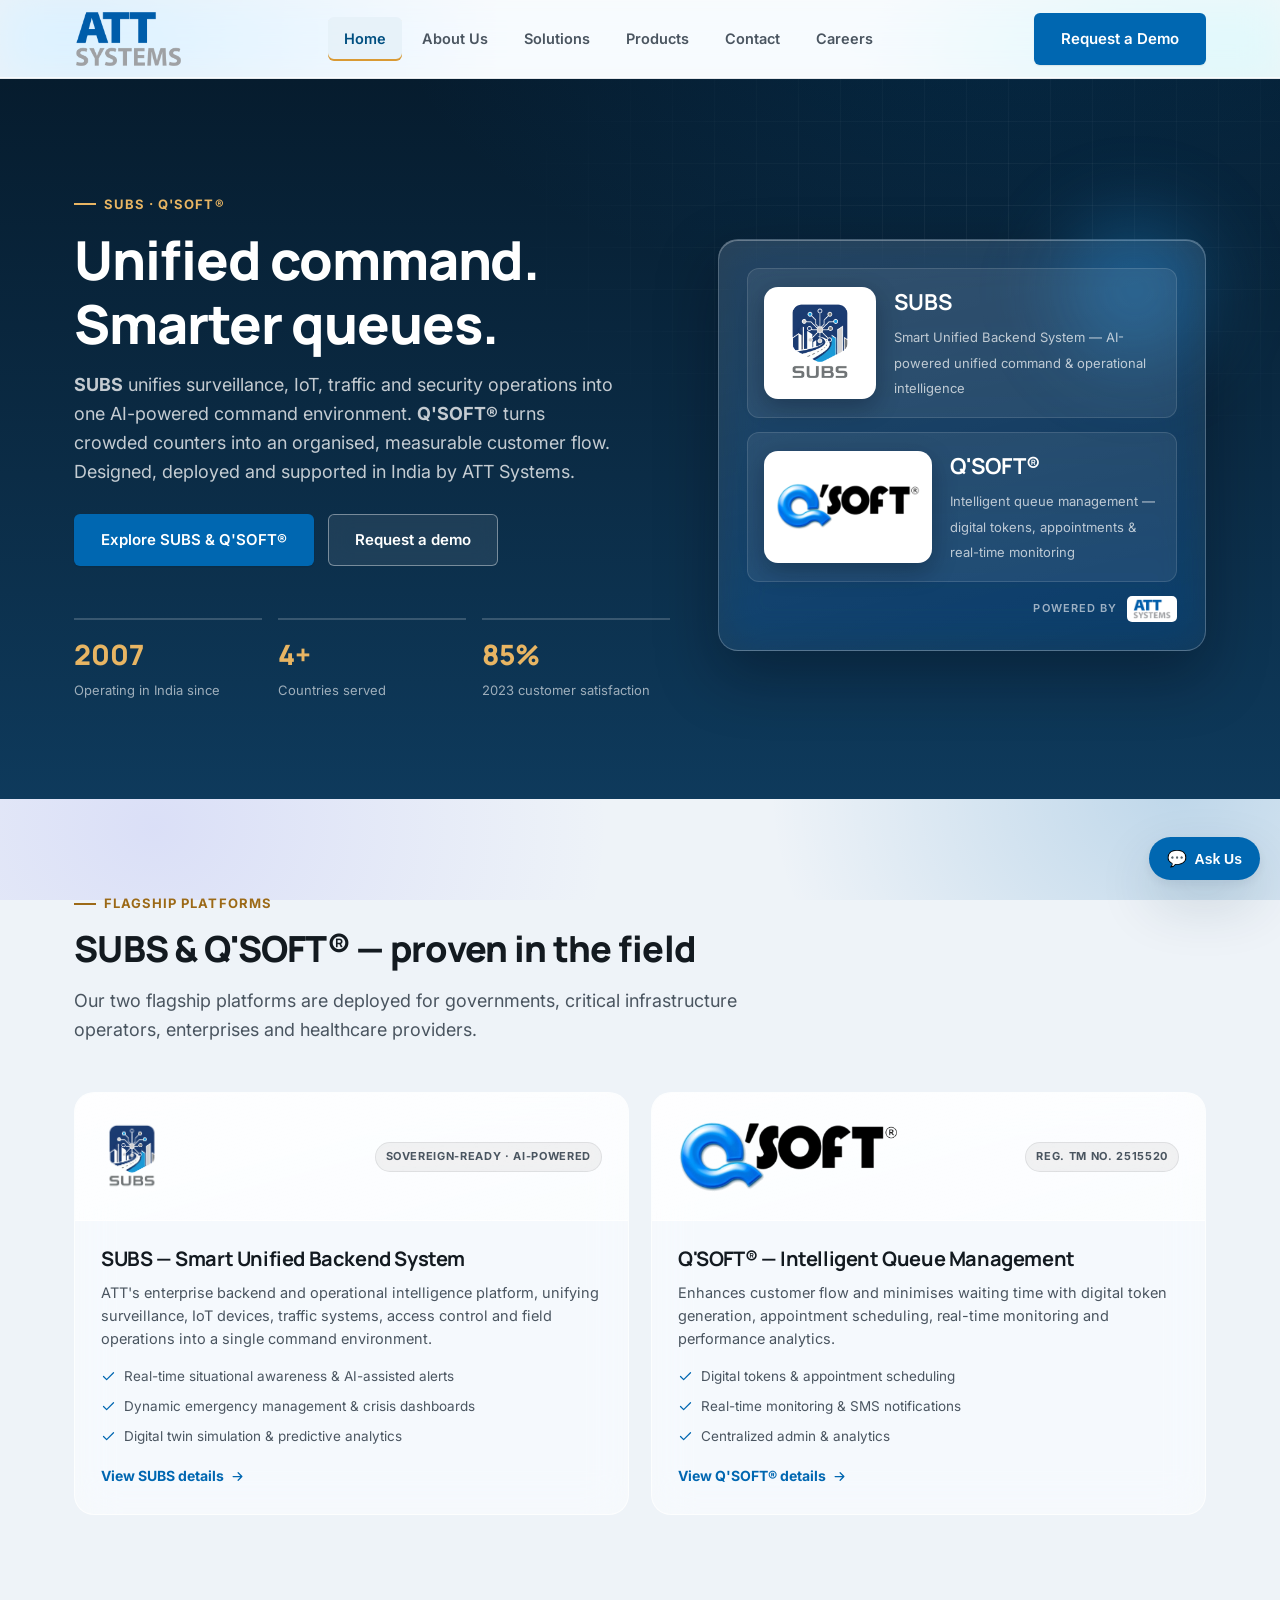
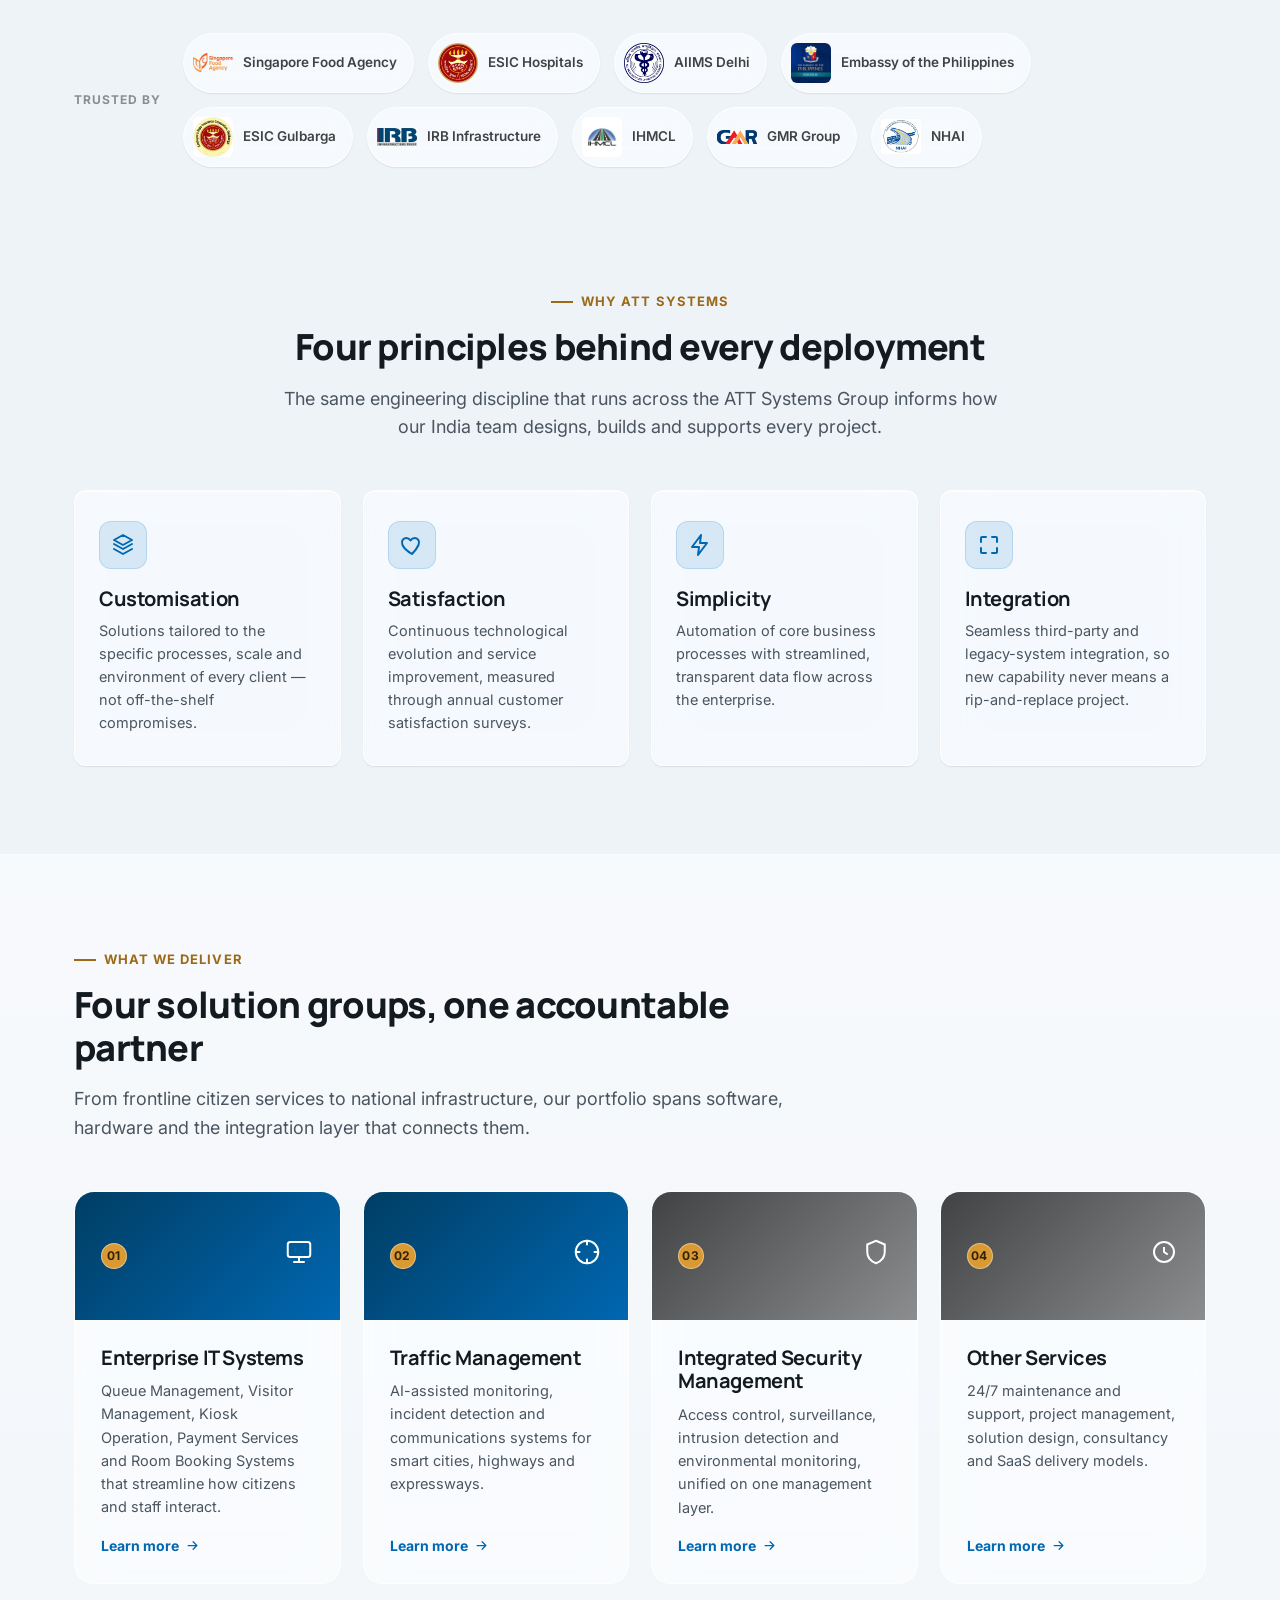
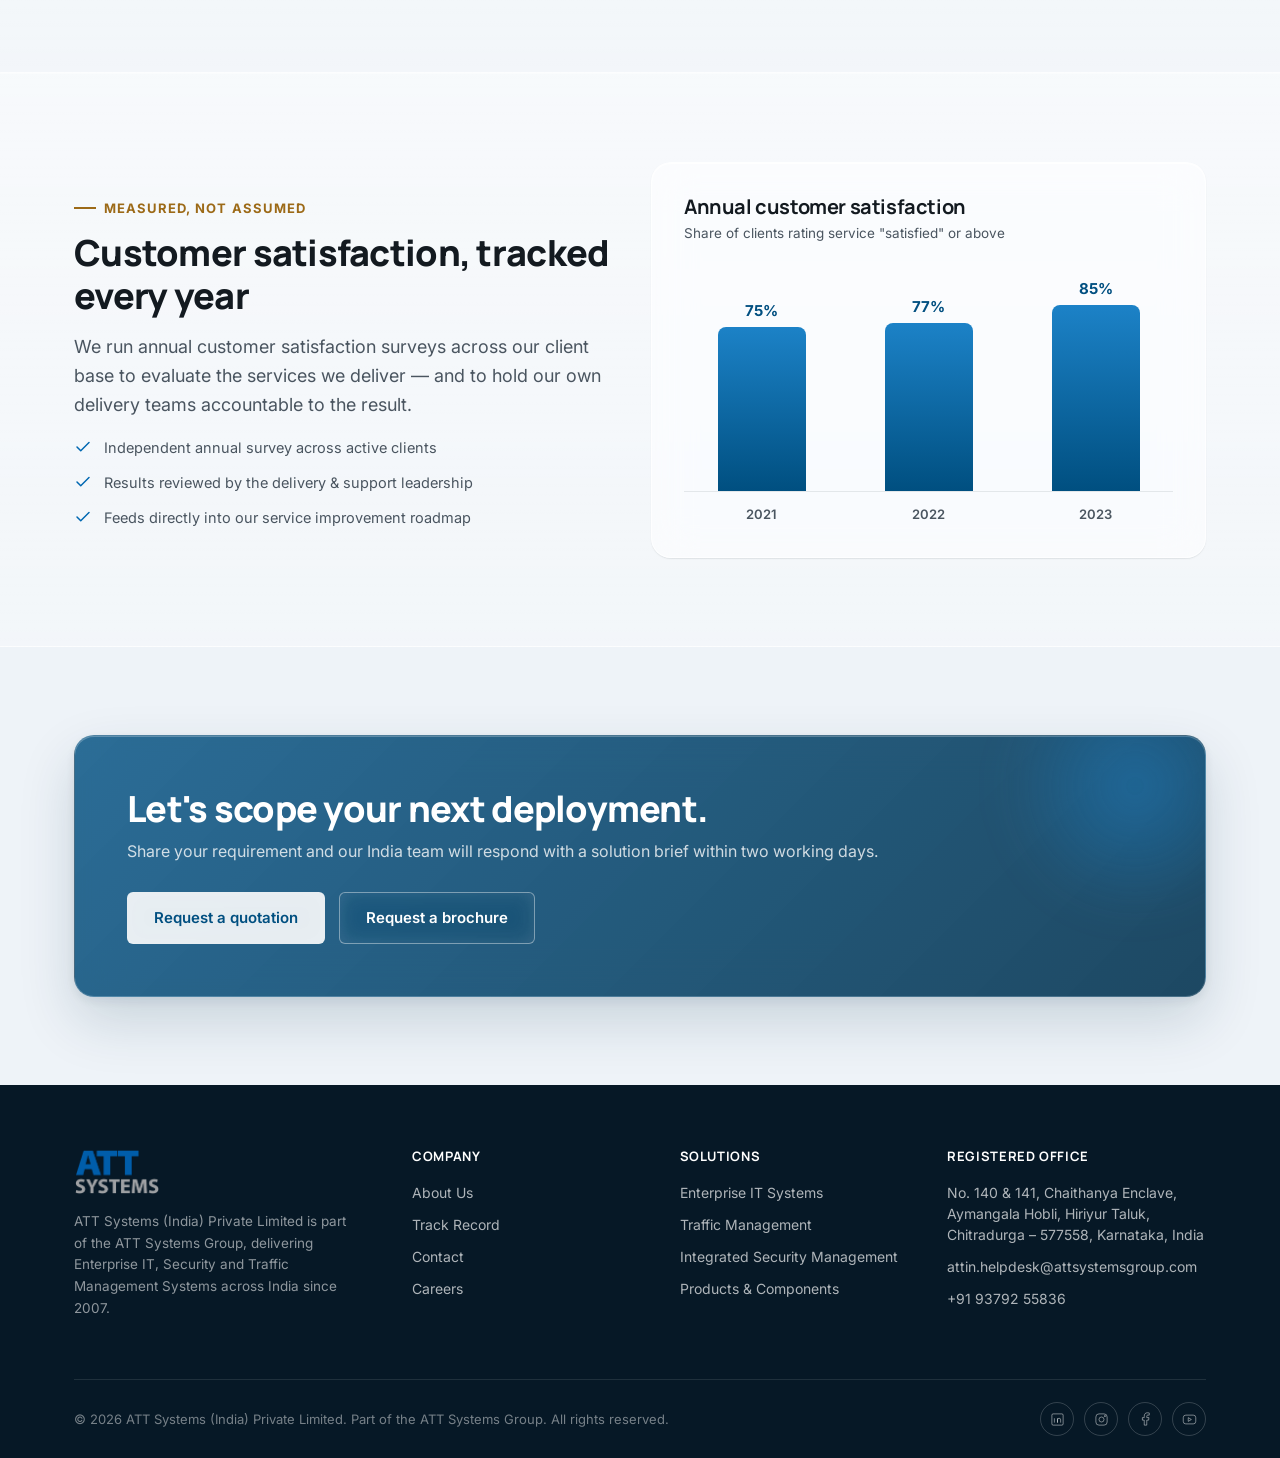
<file: index.html>
<!DOCTYPE html>
<html lang="en">
<head>
<meta charset="UTF-8">
<meta name="viewport" content="width=device-width, initial-scale=1.0">
<title>ATT Systems (India) Private Limited | Enterprise IT, Security &amp; Traffic Management Systems</title>
<meta name="description" content="ATT Systems (India) Private Limited delivers Enterprise IT Systems, Integrated Security Management, Traffic Management and Queue &amp; Subscription Management solutions across India, backed by the ATT Systems Group since 2007.">
<link rel="icon" type="image/png" href="assets/img/att-logo.png">
<link rel="stylesheet" href="assets/css/style.css">
<link rel="preconnect" href="https://fonts.googleapis.com">
<link rel="preconnect" href="https://fonts.gstatic.com" crossorigin>
<link href="https://fonts.googleapis.com/css2?family=Inter:wght@400;500;600;700;800&family=Manrope:wght@600;700;800&display=swap" rel="stylesheet">
</head>
<body>

<!-- ============ HEADER ============ -->
<header class="site-header">
  <div class="container header-bar">
    <a href="index.html" class="brand">
      <img src="assets/img/att-logo-trim.png" alt="ATT Systems">
    </a>
    <nav class="nav" id="siteNav">
      <a href="index.html" class="active">Home</a>
      <a href="about.html">About Us</a>
      <a href="solutions.html">Solutions</a>
      <a href="products.html">Products</a>
      <a href="contact.html">Contact</a>
      <a href="careers.html">Careers</a>
    </nav>
    <div class="header-actions">
      <a href="contact.html" class="btn btn-primary">Request a Demo</a>
      <button class="nav-toggle" id="navToggle" aria-label="Toggle menu" aria-expanded="false">
        <svg viewBox="0 0 24 24" fill="none" stroke="currentColor" stroke-width="2"><path d="M4 6h16M4 12h16M4 18h16" stroke-linecap="round"/></svg>
      </button>
    </div>
  </div>
</header>

<!-- ============ HERO ============ -->
<section class="hero">
  <div class="container hero-grid">
    <div>
      <div class="eyebrow">SUBS &middot; Q'SOFT&reg;</div>
      <h1>Unified command. Smarter queues.</h1>
      <p class="lead"><b>SUBS</b> unifies surveillance, IoT, traffic and security operations into one AI-powered command environment. <b>Q'SOFT&reg;</b> turns crowded counters into an organised, measurable customer flow. Designed, deployed and supported in India by ATT Systems.</p>
      <div class="hero-cta">
        <a href="#platforms" class="btn btn-primary">Explore SUBS &amp; Q'SOFT&reg;</a>
        <a href="contact.html" class="btn btn-outline-light">Request a demo</a>
      </div>
      <div class="hero-stats">
        <div class="hero-stat"><b>2007</b><span>Operating in India since</span></div>
        <div class="hero-stat"><b>4+</b><span>Countries served</span></div>
        <div class="hero-stat"><b>85%</b><span>2023 customer satisfaction</span></div>
      </div>
    </div>
    <div class="hero-panel hero-products">
      <a href="solutions.html#subs" class="hero-product">
        <span class="hero-product-logo"><img src="assets/img/products/subs-logo.png" alt="SUBS"></span>
        <span><b>SUBS</b><span>Smart Unified Backend System — AI-powered unified command &amp; operational intelligence</span></span>
      </a>
      <a href="solutions.html#qsoft" class="hero-product">
        <span class="hero-product-logo wide"><img src="assets/img/products/qsoft-logo.png" alt="Q'SOFT"></span>
        <span><b>Q'SOFT&reg;</b><span>Intelligent queue management — digital tokens, appointments &amp; real-time monitoring</span></span>
      </a>
      <div class="hero-powered">Powered by <img src="assets/img/att-logo-trim.png" alt="ATT Systems"></div>
    </div>
  </div>
</section>

<!-- ============ PRODUCTS ============ -->
<section class="section" id="platforms">
  <div class="container">
    <div class="section-head">
      <div class="eyebrow">Flagship platforms</div>
      <h2>SUBS &amp; Q'SOFT&reg; — proven in the field</h2>
      <p class="lead">Our two flagship platforms are deployed for governments, critical infrastructure operators, enterprises and healthcare providers.</p>
    </div>
    <div class="grid-2">
      <div class="card">
        <div class="card-top light">
          <img src="assets/img/products/subs-logo.png" alt="SUBS" class="product-logo">
          <span class="tag">Sovereign-ready &middot; AI-powered</span>
        </div>
        <div class="card-body">
          <h3>SUBS — Smart Unified Backend System</h3>
          <p>ATT's enterprise backend and operational intelligence platform, unifying surveillance, IoT devices, traffic systems, access control and field operations into a single command environment.</p>
          <ul class="card-list">
            <li><svg viewBox="0 0 24 24" fill="none" stroke="currentColor" stroke-width="2"><path d="M20 6L9 17l-5-5" stroke-linecap="round" stroke-linejoin="round"/></svg> Real-time situational awareness &amp; AI-assisted alerts</li>
            <li><svg viewBox="0 0 24 24" fill="none" stroke="currentColor" stroke-width="2"><path d="M20 6L9 17l-5-5" stroke-linecap="round" stroke-linejoin="round"/></svg> Dynamic emergency management &amp; crisis dashboards</li>
            <li><svg viewBox="0 0 24 24" fill="none" stroke="currentColor" stroke-width="2"><path d="M20 6L9 17l-5-5" stroke-linecap="round" stroke-linejoin="round"/></svg> Digital twin simulation &amp; predictive analytics</li>
          </ul>
          <a href="solutions.html#subs" class="card-link">View SUBS details <svg viewBox="0 0 24 24" fill="none" stroke="currentColor" stroke-width="2"><path d="M5 12h14M13 6l6 6-6 6" stroke-linecap="round" stroke-linejoin="round"/></svg></a>
        </div>
      </div>
      <div class="card">
        <div class="card-top light">
          <img src="assets/img/products/qsoft-logo.png" alt="Q'SOFT" class="product-logo">
          <span class="tag">Reg. TM No. 2515520</span>
        </div>
        <div class="card-body">
          <h3>Q'SOFT&reg; — Intelligent Queue Management</h3>
          <p>Enhances customer flow and minimises waiting time with digital token generation, appointment scheduling, real-time monitoring and performance analytics.</p>
          <ul class="card-list">
            <li><svg viewBox="0 0 24 24" fill="none" stroke="currentColor" stroke-width="2"><path d="M20 6L9 17l-5-5" stroke-linecap="round" stroke-linejoin="round"/></svg> Digital tokens &amp; appointment scheduling</li>
            <li><svg viewBox="0 0 24 24" fill="none" stroke="currentColor" stroke-width="2"><path d="M20 6L9 17l-5-5" stroke-linecap="round" stroke-linejoin="round"/></svg> Real-time monitoring &amp; SMS notifications</li>
            <li><svg viewBox="0 0 24 24" fill="none" stroke="currentColor" stroke-width="2"><path d="M20 6L9 17l-5-5" stroke-linecap="round" stroke-linejoin="round"/></svg> Centralized admin &amp; analytics</li>
          </ul>
          <a href="solutions.html#qsoft" class="card-link">View Q'SOFT&reg; details <svg viewBox="0 0 24 24" fill="none" stroke="currentColor" stroke-width="2"><path d="M5 12h14M13 6l6 6-6 6" stroke-linecap="round" stroke-linejoin="round"/></svg></a>
        </div>
      </div>
    </div>
  </div>
</section>

<!-- ============ CLIENT STRIP ============ -->
<section class="strip">
  <div class="container strip-inner">
    <span class="strip-label">Trusted by</span>
    <div class="strip-items">
      <span class="client-badge">
    <img src="assets\img\Singapore_Food_Agency_logo.png"
         alt="Singapore Food Agency Logo"
         style="width:40px; height:40px; object-fit:contain; border-radius:6px;">
    <span>Singapore Food Agency</span>
</span></span>
      <span class="client-badge">
    <img src="assets\img\Employee_State_Insurance_Corporation_Logo.png"
         alt="ESIC Hospitals Logo"
         style="width:40px; height:40px; object-fit:contain; border-radius:6px;">
    <span>ESIC Hospitals</span>
</span></span>
      <span class="client-badge"><img src="assets\img\AIIMS_New_Delhi.png"
         alt="AIIMS Logo"
         style="width:40px; height:40px; object-fit:contain; border-radius:6px;">
<span>AIIMS Delhi</span></span>
      <span class="client-badge"><img src="assets\img\Philippine Embassy in India (@PHinIndia) _ X.png"
         alt="Philippine Embassy Logo"
         style="width:40px; height:40px; object-fit:contain; border-radius:6px;">
<span>Embassy of the Philippines</span></span>
      <span class="client-badge"> <img src="assets\img\images.png"
         alt="ESIC Hospitals Logo"
         style="width:40px; height:40px; object-fit:contain; border-radius:6px;">
<span>ESIC Gulbarga</span></span>
      <span class="client-badge"><img src="assets\img\images.jpg"
         alt="IRB Logo"
         style="width:40px; height:40px; object-fit:contain; border-radius:6px;">
<span>IRB Infrastructure</span></span>
      <span class="client-badge"><img src="assets\img\ihmcl.jpg"
         alt="IHMCL Logo"
         style="width:40px; height:40px; object-fit:contain; border-radius:6px;">
<span>IHMCL</span></span>
      <span class="client-badge"><img src="assets\img\image.png"
         alt="GMR Logo"
         style="width:40px; height:40px; object-fit:contain; border-radius:6px;">
<span>GMR Group</span></span>
      <span class="client-badge"><img src="assets\img\national_highways_authority_of_india_nhai.jpg"
         alt="NHAI Logo"
         style="width:40px; height:40px; object-fit:contain; border-radius:6px;"><span>NHAI</span></span>
    </div>
  </div>
</section>

<!-- ============ PILLARS ============ -->
<section class="section">
  <div class="container">
    <div class="section-head center">
      <div class="eyebrow">Why ATT Systems</div>
      <h2>Four principles behind every deployment</h2>
      <p class="lead">The same engineering discipline that runs across the ATT Systems Group informs how our India team designs, builds and supports every project.</p>
    </div>
    <div class="grid-4">
      <div class="pillar">
        <div class="pillar-icon"><svg viewBox="0 0 24 24" fill="none" stroke="currentColor" stroke-width="2"><path d="M12 2l9 5-9 5-9-5 9-5zm-9 9l9 5 9-5M3 16l9 5 9-5" stroke-linecap="round" stroke-linejoin="round"/></svg></div>
        <h3>Customisation</h3>
        <p>Solutions tailored to the specific processes, scale and environment of every client — not off-the-shelf compromises.</p>
      </div>
      <div class="pillar">
        <div class="pillar-icon"><svg viewBox="0 0 24 24" fill="none" stroke="currentColor" stroke-width="2"><path d="M12 21s-7.5-4.5-9.5-9C1 8.5 2.7 5 6.2 5c2 0 3.4 1.1 4.3 2.4C11.4 6.1 12.8 5 14.8 5 18.3 5 20 8.5 18.5 12 16.5 16.5 12 21 12 21z" stroke-linecap="round" stroke-linejoin="round"/></svg></div>
        <h3>Satisfaction</h3>
        <p>Continuous technological evolution and service improvement, measured through annual customer satisfaction surveys.</p>
      </div>
      <div class="pillar">
        <div class="pillar-icon"><svg viewBox="0 0 24 24" fill="none" stroke="currentColor" stroke-width="2"><path d="M13 2L4 14h7l-1 8 9-12h-7l1-8z" stroke-linecap="round" stroke-linejoin="round"/></svg></div>
        <h3>Simplicity</h3>
        <p>Automation of core business processes with streamlined, transparent data flow across the enterprise.</p>
      </div>
      <div class="pillar">
        <div class="pillar-icon"><svg viewBox="0 0 24 24" fill="none" stroke="currentColor" stroke-width="2"><path d="M4 9V5a1 1 0 011-1h4M20 9V5a1 1 0 00-1-1h-4M4 15v4a1 1 0 001 1h4M20 15v4a1 1 0 01-1 1h-4" stroke-linecap="round" stroke-linejoin="round"/></svg></div>
        <h3>Integration</h3>
        <p>Seamless third-party and legacy-system integration, so new capability never means a rip-and-replace project.</p>
      </div>
    </div>
  </div>
</section>

<!-- ============ SOLUTIONS OVERVIEW ============ -->
<section class="section section-alt">
  <div class="container">
    <div class="section-head">
      <div class="eyebrow">What we deliver</div>
      <h2>Four solution groups, one accountable partner</h2>
      <p class="lead">From frontline citizen services to national infrastructure, our portfolio spans software, hardware and the integration layer that connects them.</p>
    </div>
    <div class="grid-4">
      <a href="solutions.html#enterprise-it" class="card">
        <div class="card-top"><span class="tag num">01</span><div class="card-top-icon"><svg viewBox="0 0 24 24" fill="none" stroke="#fff" stroke-width="1.6"><rect x="3" y="4" width="18" height="12" rx="2"/><path d="M8 20h8M12 16v4" stroke-linecap="round"/></svg></div></div>
        <div class="card-body">
          <h3>Enterprise IT Systems</h3>
          <p>Queue Management, Visitor Management, Kiosk Operation, Payment Services and Room Booking Systems that streamline how citizens and staff interact.</p>
          <span class="card-link">Learn more <svg viewBox="0 0 24 24" fill="none" stroke="currentColor" stroke-width="2"><path d="M5 12h14M13 6l6 6-6 6" stroke-linecap="round" stroke-linejoin="round"/></svg></span>
        </div>
      </a>
      <a href="solutions.html#traffic" class="card">
        <div class="card-top"><span class="tag num">02</span><div class="card-top-icon"><svg viewBox="0 0 24 24" fill="none" stroke="#fff" stroke-width="1.6"><circle cx="12" cy="12" r="9"/><path d="M12 3v3M12 18v3M3 12h3M18 12h3" stroke-linecap="round"/></svg></div></div>
        <div class="card-body">
          <h3>Traffic Management</h3>
          <p>AI-assisted monitoring, incident detection and communications systems for smart cities, highways and expressways.</p>
          <span class="card-link">Learn more <svg viewBox="0 0 24 24" fill="none" stroke="currentColor" stroke-width="2"><path d="M5 12h14M13 6l6 6-6 6" stroke-linecap="round" stroke-linejoin="round"/></svg></span>
        </div>
      </a>
      <a href="solutions.html#security" class="card">
        <div class="card-top alt"><span class="tag num">03</span><div class="card-top-icon"><svg viewBox="0 0 24 24" fill="none" stroke="#fff" stroke-width="1.6"><path d="M12 3l7 3v6c0 4.5-3 7.5-7 9-4-1.5-7-4.5-7-9V6l7-3z"/></svg></div></div>
        <div class="card-body">
          <h3>Integrated Security Management</h3>
          <p>Access control, surveillance, intrusion detection and environmental monitoring, unified on one management layer.</p>
          <span class="card-link">Learn more <svg viewBox="0 0 24 24" fill="none" stroke="currentColor" stroke-width="2"><path d="M5 12h14M13 6l6 6-6 6" stroke-linecap="round" stroke-linejoin="round"/></svg></span>
        </div>
      </a>
      <a href="solutions.html#other-services" class="card">
        <div class="card-top alt"><span class="tag num">04</span><div class="card-top-icon"><svg viewBox="0 0 24 24" fill="none" stroke="#fff" stroke-width="1.6"><path d="M12 20a8 8 0 100-16 8 8 0 000 16z"/><path d="M12 8v4l3 2"/></svg></div></div>
        <div class="card-body">
          <h3>Other Services</h3>
          <p>24/7 maintenance and support, project management, solution design, consultancy and SaaS delivery models.</p>
          <span class="card-link">Learn more <svg viewBox="0 0 24 24" fill="none" stroke="currentColor" stroke-width="2"><path d="M5 12h14M13 6l6 6-6 6" stroke-linecap="round" stroke-linejoin="round"/></svg></span>
        </div>
      </a>
    </div>
  </div>
</section>

<!-- ============ SATISFACTION CHART ============ -->
<section class="section section-alt">
  <div class="container">
    <div class="grid-2" style="align-items:center;">
      <div>
        <div class="eyebrow">Measured, not assumed</div>
        <h2>Customer satisfaction, tracked every year</h2>
        <p class="lead">We run annual customer satisfaction surveys across our client base to evaluate the services we deliver — and to hold our own delivery teams accountable to the result.</p>
        <ul class="check-list">
          <li><svg viewBox="0 0 24 24" fill="none" stroke="currentColor" stroke-width="2"><path d="M20 6L9 17l-5-5" stroke-linecap="round" stroke-linejoin="round"/></svg> Independent annual survey across active clients</li>
          <li><svg viewBox="0 0 24 24" fill="none" stroke="currentColor" stroke-width="2"><path d="M20 6L9 17l-5-5" stroke-linecap="round" stroke-linejoin="round"/></svg> Results reviewed by the delivery &amp; support leadership</li>
          <li><svg viewBox="0 0 24 24" fill="none" stroke="currentColor" stroke-width="2"><path d="M20 6L9 17l-5-5" stroke-linecap="round" stroke-linejoin="round"/></svg> Feeds directly into our service improvement roadmap</li>
        </ul>
      </div>
      <div class="chart-card">
        <div class="chart-card-head">
          <div>
            <h3>Annual customer satisfaction</h3>
            <p>Share of clients rating service "satisfied" or above</p>
          </div>
        </div>
        <div class="bars">
          <div class="bar-col"><div class="bar" style="height:75%;"><span>75%</span></div></div>
          <div class="bar-col"><div class="bar" style="height:77%;"><span>77%</span></div></div>
          <div class="bar-col"><div class="bar" style="height:85%;"><span>85%</span></div></div>
        </div>
        <div class="bar-labels"><div>2021</div><div>2022</div><div>2023</div></div>
      </div>
    </div>
  </div>
</section>

<!-- ============ CTA ============ -->
<section class="section">
  <div class="container">
    <div class="cta-band">
      <div>
        <h2>Let's scope your next deployment.</h2>
        <p>Share your requirement and our India team will respond with a solution brief within two working days.</p>
      </div>
      <div class="cta-actions">
        <a href="contact.html" class="btn btn-light">Request a quotation</a>
        <a href="contact.html" class="btn btn-outline-light">Request a brochure</a>
      </div>
    </div>
  </div>
</section>

<!-- ============ FOOTER ============ -->
<footer class="site-footer">
  <div class="container">
    <div class="footer-grid">
      <div class="footer-brand">
        <img src="assets/img/att-logo-trim.png" alt="ATT Systems">
        <p>ATT Systems (India) Private Limited is part of the ATT Systems Group, delivering Enterprise IT, Security and Traffic Management Systems across India since 2007.</p>
      </div>
      <div class="footer-col">
        <h4>Company</h4>
        <ul>
          <li><a href="about.html">About Us</a></li>
          <li><a href="about.html#track-record">Track Record</a></li>
          <li><a href="contact.html">Contact</a></li>
          <li><a href="careers.html">Careers</a></li>
        </ul>
      </div>
      <div class="footer-col">
        <h4>Solutions</h4>
        <ul>
          <li><a href="solutions.html#enterprise-it">Enterprise IT Systems</a></li>
          <li><a href="solutions.html#traffic">Traffic Management</a></li>
          <li><a href="solutions.html#security">Integrated Security Management</a></li>
          <li><a href="products.html">Products &amp; Components</a></li>
        </ul>
      </div>
      <div class="footer-col">
        <h4>Registered Office</h4>
        <ul>
          <li>No. 140 &amp; 141, Chaithanya Enclave,<br>Aymangala Hobli, Hiriyur Taluk,<br>Chitradurga – 577558, Karnataka, India</li>
          <li><a href="mailto:attin.helpdesk@attsystemsgroup.com">attin.helpdesk@attsystemsgroup.com</a></li>
          <li><a href="tel:+919379255836">+91 93792 55836</a></li>
        </ul>
      </div>
    </div>
    <div class="footer-bottom">
      <span>&copy; <span id="year"></span> ATT Systems (India) Private Limited. Part of the ATT Systems Group. All rights reserved.</span>
      <div class="socials">
        <a href="https://www.linkedin.com/company/att-systems-india-private-limited/" target="_blank" rel="noopener" aria-label="LinkedIn"><svg viewBox="0 0 24 24" fill="none" stroke="currentColor" stroke-width="1.6"><rect x="3" y="3" width="18" height="18" rx="2"/><path d="M7 10v7M7 7v.01M12 17v-4.5a2.5 2.5 0 015 0V17M12 10v7"/></svg></a>
        <a href="https://www.instagram.com/attsystemsindia/" target="_blank" rel="noopener noreferrer" aria-label="Instagram"> <svg viewBox="0 0 24 24" fill="none" stroke="currentColor" stroke-width="1.6"> <rect x="3" y="3" width="18" height="18" rx="5"/> <circle cx="12" cy="12" r="4"/> <circle cx="17.5" cy="6.5" r="0.8" fill="currentColor"/></svg> </a> 
<!-- Facebook -->
<a href="https://www.facebook.com/attgroupofficial"
   target="_blank"
   rel="noopener noreferrer"
   aria-label="ATT Group Facebook">
    <svg viewBox="0 0 24 24"
         fill="none"
         stroke="currentColor"
         stroke-width="1.6">
        <path d="M14 21v-8h3l.5-4H14V7c0-1.2.4-2 2-2h2V1.5C17.3 1.3 16.3 1.2 15.2 1.2 11.8 1.2 10 3.2 10 6.7V9H7v4h3v8h4z"/>
    </svg>
</a>
        <a href="https://www.youtube.com" target="_blank" rel="noopener" aria-label="YouTube"><svg viewBox="0 0 24 24" fill="none" stroke="currentColor" stroke-width="1.6"><rect x="2" y="5" width="20" height="14" rx="4"/><path d="M10 9l5 3-5 3V9z"/></svg></a>
      </div>
    </div>
  </div>
</footer>

<script src="assets/js/main.js"></script>
</body>
</html>
</file>
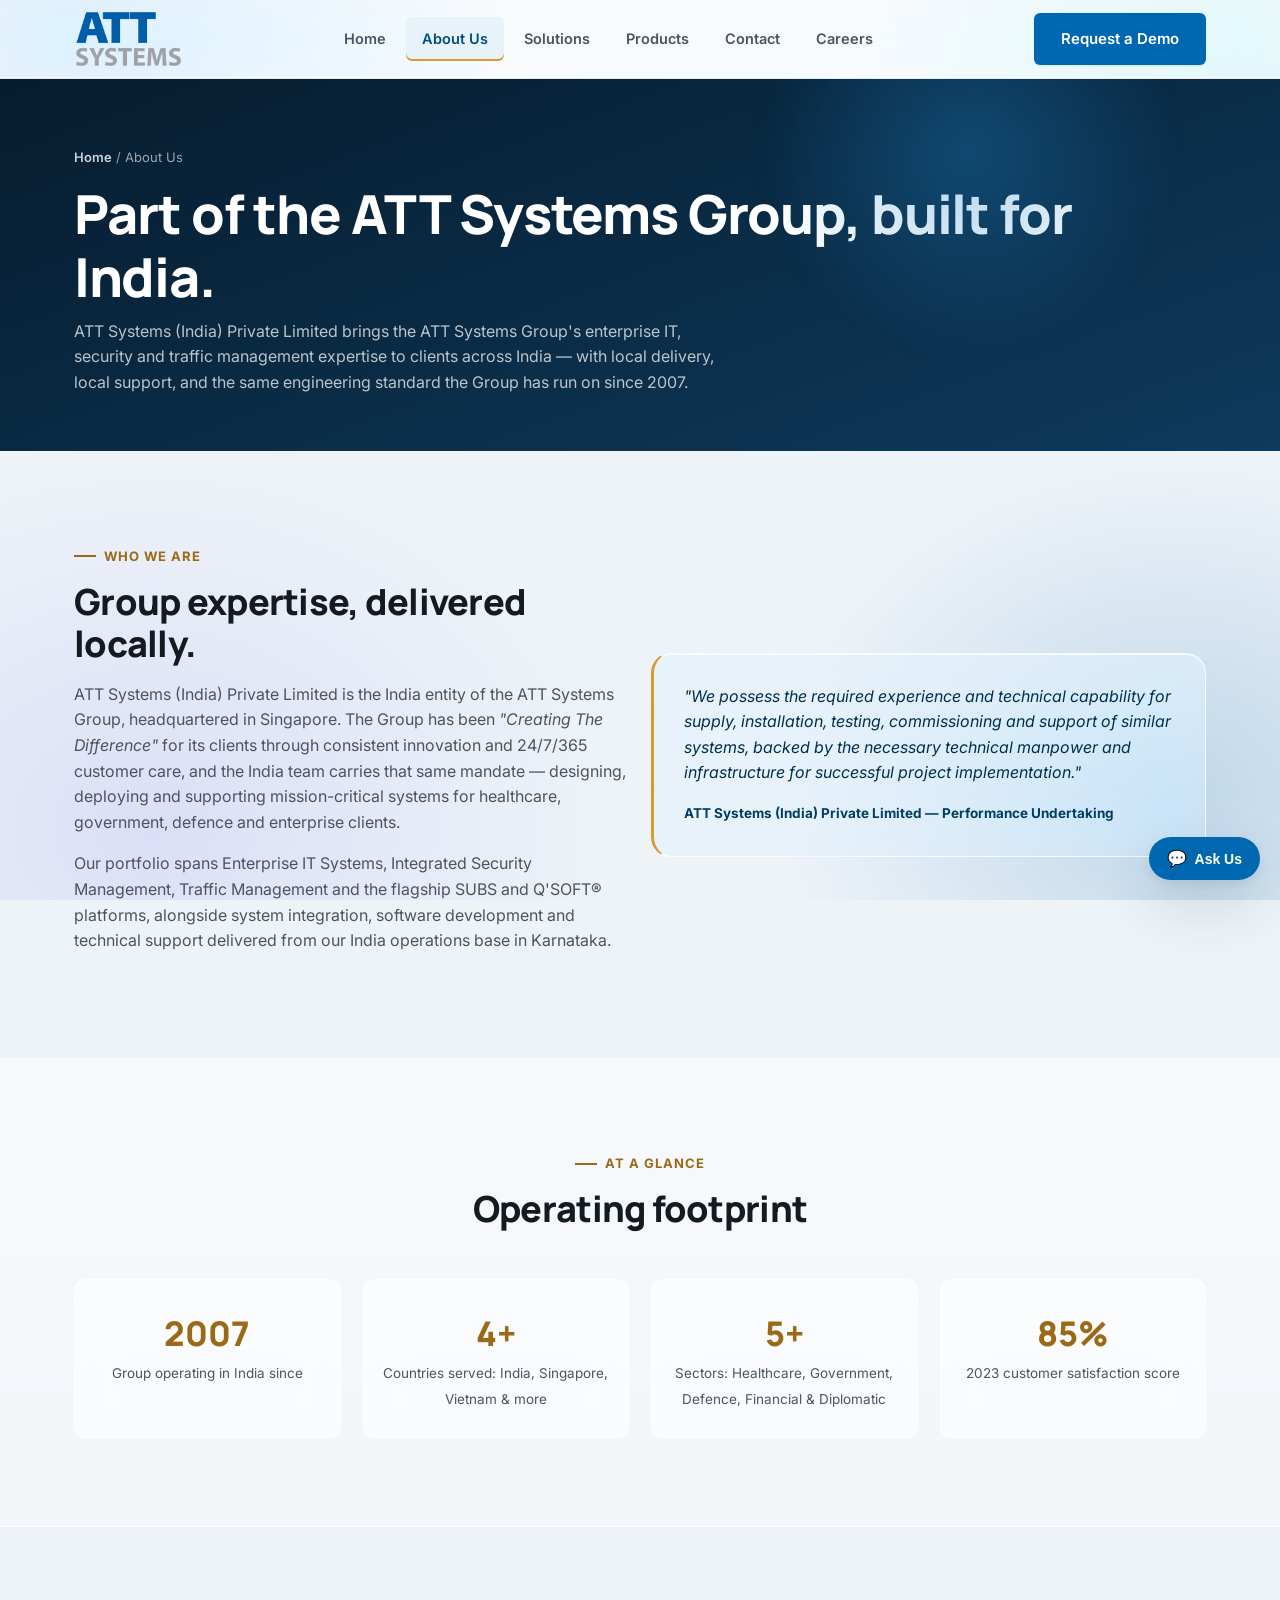
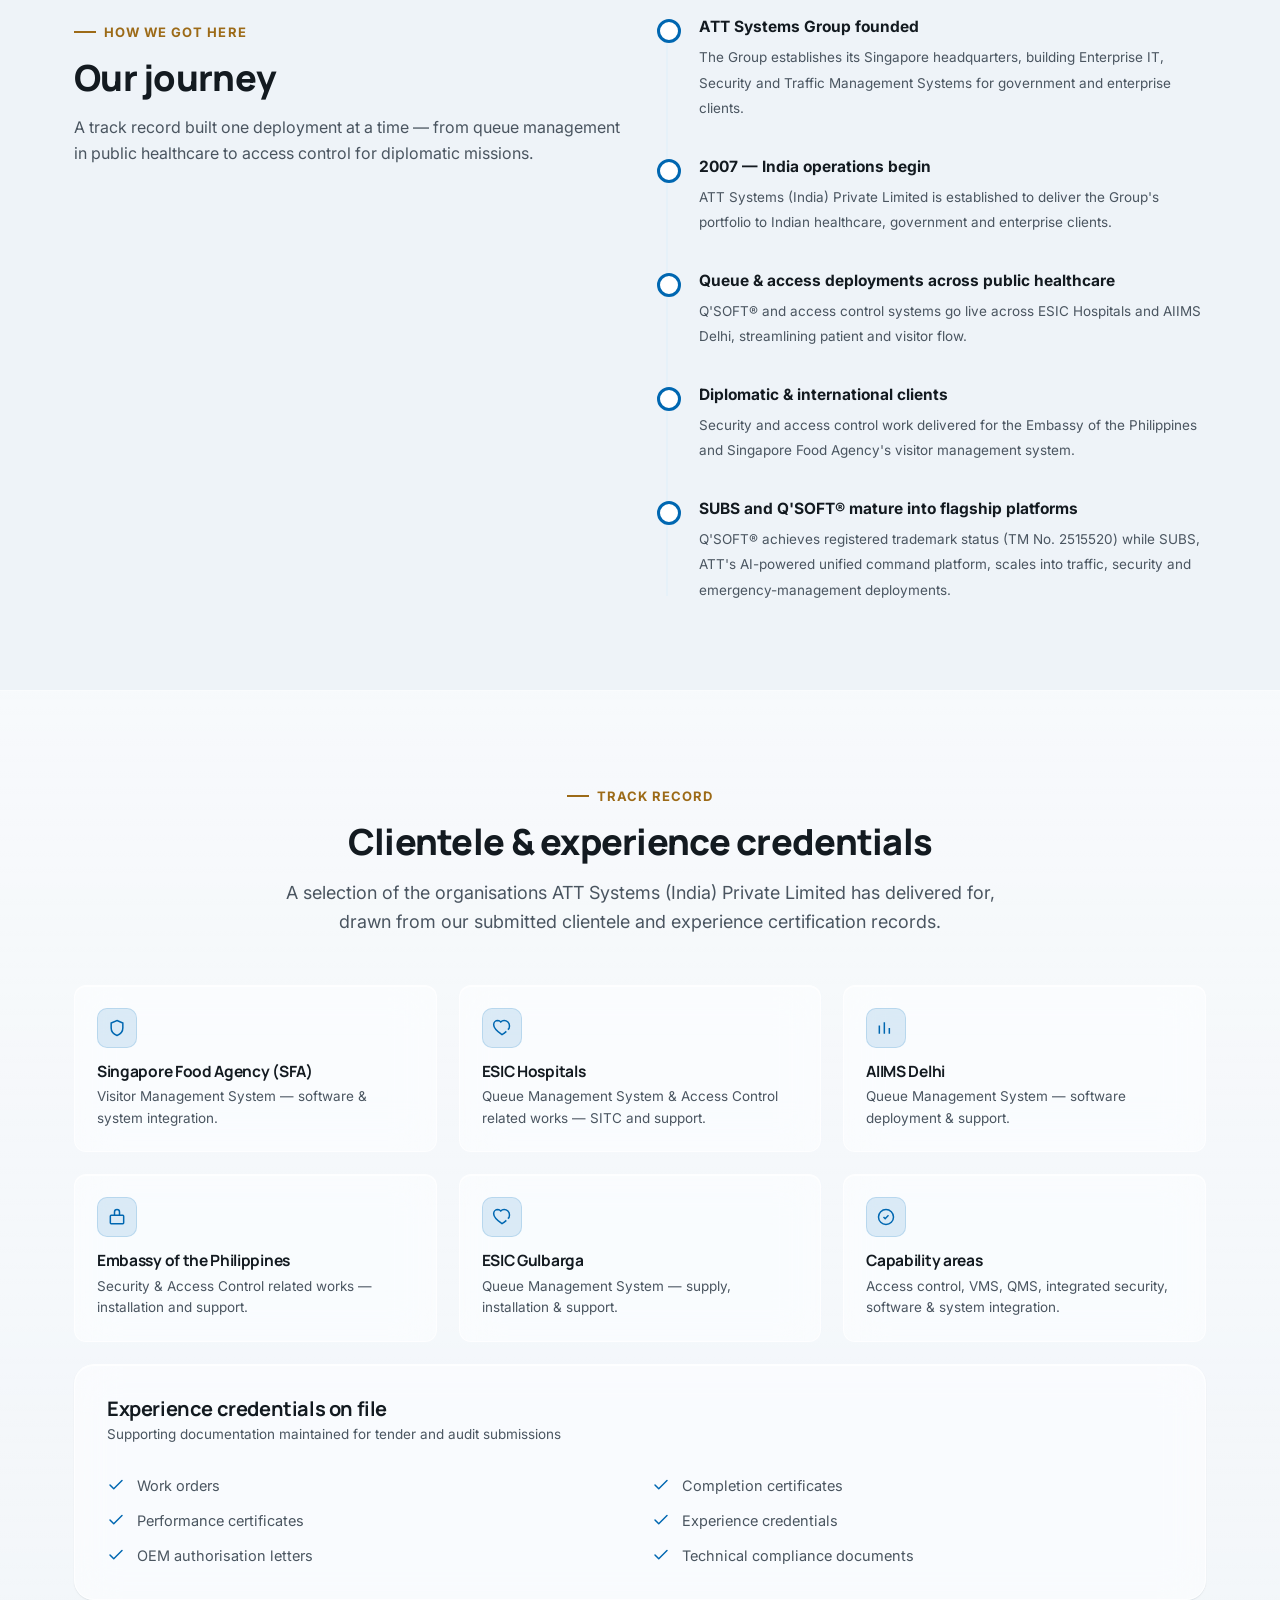
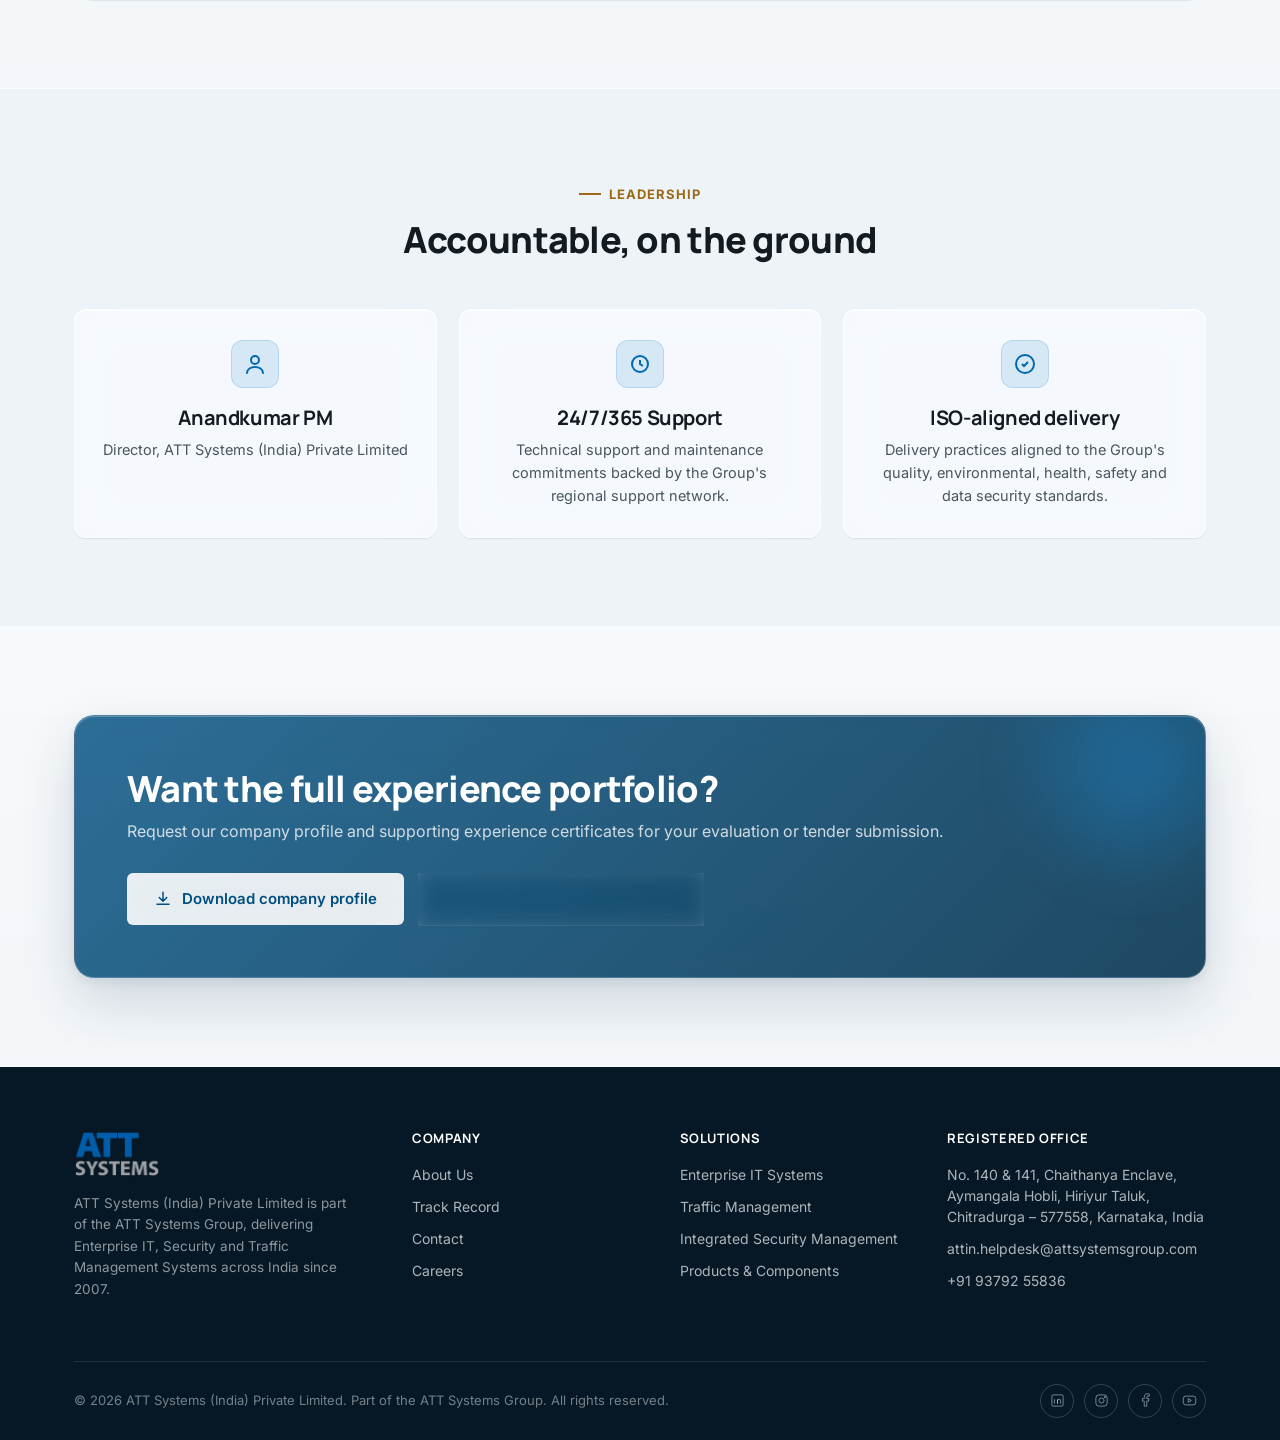
<file: about.html>
<!DOCTYPE html>
<html lang="en">
<head>
<meta charset="UTF-8">
<meta name="viewport" content="width=device-width, initial-scale=1.0">
<title>About Us | ATT Systems (India) Private Limited</title>
<meta name="description" content="ATT Systems (India) Private Limited is part of the ATT Systems Group, headquartered in Singapore, delivering Enterprise IT, Security and Traffic Management Systems since 2007.">
<link rel="icon" type="image/png" href="assets/img/att-logo.png">
<link rel="stylesheet" href="assets/css/style.css">
<link rel="preconnect" href="https://fonts.googleapis.com">
<link rel="preconnect" href="https://fonts.gstatic.com" crossorigin>
<link href="https://fonts.googleapis.com/css2?family=Inter:wght@400;500;600;700;800&family=Manrope:wght@600;700;800&display=swap" rel="stylesheet">
</head>
<body>

<header class="site-header">
  <div class="container header-bar">
    <a href="index.html" class="brand"><img src="assets/img/att-logo-trim.png" alt="ATT Systems"></a>
    <nav class="nav" id="siteNav">
      <a href="index.html">Home</a>
      <a href="about.html" class="active">About Us</a>
      <a href="solutions.html">Solutions</a>
      <a href="products.html">Products</a>
      <a href="contact.html">Contact</a>
      <a href="careers.html">Careers</a>
    </nav>
    <div class="header-actions">
      <a href="contact.html" class="btn btn-primary">Request a Demo</a>
      <button class="nav-toggle" id="navToggle" aria-label="Toggle menu" aria-expanded="false">
        <svg viewBox="0 0 24 24" fill="none" stroke="currentColor" stroke-width="2"><path d="M4 6h16M4 12h16M4 18h16" stroke-linecap="round"/></svg>
      </button>
    </div>
  </div>
</header>

<section class="page-hero">
  <div class="container">
    <div class="breadcrumb"><a href="index.html">Home</a> / About Us</div>
    <h1>Part of the ATT Systems Group, built for India.</h1>
    <p>ATT Systems (India) Private Limited brings the ATT Systems Group's enterprise IT, security and traffic management expertise to clients across India — with local delivery, local support, and the same engineering standard the Group has run on since 2007.</p>
  </div>
</section>

<section class="section">
  <div class="container">
    <div class="grid-2" style="align-items:center;">
      <div>
        <div class="eyebrow">Who we are</div>
        <h2>Group expertise, delivered locally.</h2>
        <p>ATT Systems (India) Private Limited is the India entity of the ATT Systems Group, headquartered in Singapore. The Group has been <em>"Creating The Difference"</em> for its clients through consistent innovation and 24/7/365 customer care, and the India team carries that same mandate — designing, deploying and supporting mission-critical systems for healthcare, government, defence and enterprise clients.</p>
        <p>Our portfolio spans Enterprise IT Systems, Integrated Security Management, Traffic Management and the flagship SUBS and Q'SOFT&reg; platforms, alongside system integration, software development and technical support delivered from our India operations base in Karnataka.</p>
      </div>
      <div class="quote-card">
        <p>"We possess the required experience and technical capability for supply, installation, testing, commissioning and support of similar systems, backed by the necessary technical manpower and infrastructure for successful project implementation."</p>
        <b>ATT Systems (India) Private Limited — Performance Undertaking</b>
      </div>
    </div>
  </div>
</section>

<section class="section section-alt">
  <div class="container">
    <div class="section-head center">
      <div class="eyebrow">At a glance</div>
      <h2>Operating footprint</h2>
    </div>
    <div class="stat-row">
      <div class="stat-box"><b>2007</b><span>Group operating in India since</span></div>
      <div class="stat-box"><b>4+</b><span>Countries served: India, Singapore, Vietnam &amp; more</span></div>
      <div class="stat-box"><b>5+</b><span>Sectors: Healthcare, Government, Defence, Financial &amp; Diplomatic</span></div>
      <div class="stat-box"><b>85%</b><span>2023 customer satisfaction score</span></div>
    </div>
  </div>
</section>

<section class="section">
  <div class="container">
    <div class="grid-2">
      <div>
        <div class="eyebrow">How we got here</div>
        <h2>Our journey</h2>
        <p>A track record built one deployment at a time — from queue management in public healthcare to access control for diplomatic missions.</p>
      </div>
      <ul class="timeline mt-0">
        <li><b>ATT Systems Group founded</b><span>The Group establishes its Singapore headquarters, building Enterprise IT, Security and Traffic Management Systems for government and enterprise clients.</span></li>
        <li><b>2007 — India operations begin</b><span>ATT Systems (India) Private Limited is established to deliver the Group's portfolio to Indian healthcare, government and enterprise clients.</span></li>
        <li><b>Queue &amp; access deployments across public healthcare</b><span>Q'SOFT&reg; and access control systems go live across ESIC Hospitals and AIIMS Delhi, streamlining patient and visitor flow.</span></li>
        <li><b>Diplomatic &amp; international clients</b><span>Security and access control work delivered for the Embassy of the Philippines and Singapore Food Agency's visitor management system.</span></li>
        <li><b>SUBS and Q'SOFT&reg; mature into flagship platforms</b><span>Q'SOFT&reg; achieves registered trademark status (TM No. 2515520) while SUBS, ATT's AI-powered unified command platform, scales into traffic, security and emergency-management deployments.</span></li>
      </ul>
    </div>
  </div>
</section>

<section class="section section-alt" id="track-record">
  <div class="container">
    <div class="section-head center">
      <div class="eyebrow">Track record</div>
      <h2>Clientele &amp; experience credentials</h2>
      <p class="lead">A selection of the organisations ATT Systems (India) Private Limited has delivered for, drawn from our submitted clientele and experience certification records.</p>
    </div>
    <div class="grid-3" style="margin-bottom:22px;">
      <div class="tile">
        <div class="tile-icon"><svg viewBox="0 0 24 24" fill="none" stroke="currentColor" stroke-width="1.8"><path d="M12 3l7 3v6c0 4.5-3 7.5-7 9-4-1.5-7-4.5-7-9V6l7-3z"/></svg></div>
        <h4>Singapore Food Agency (SFA)</h4>
        <p>Visitor Management System — software &amp; system integration.</p>
      </div>
      <div class="tile">
        <div class="tile-icon"><svg viewBox="0 0 24 24" fill="none" stroke="currentColor" stroke-width="1.8"><path d="M19 14c1.5-1 2-3 2-4.5A6.5 6.5 0 0014.5 3c-1.5 0-3 .6-4 1.7A5 5 0 007 3 5 5 0 002 8c0 5 5 8.5 10 12 2-1.3 3.8-2.7 5.2-4"/></svg></div>
        <h4>ESIC Hospitals</h4>
        <p>Queue Management System &amp; Access Control related works — SITC and support.</p>
      </div>
      <div class="tile">
        <div class="tile-icon"><svg viewBox="0 0 24 24" fill="none" stroke="currentColor" stroke-width="1.8"><path d="M4 19V9m6 10V5m6 14v-7"/></svg></div>
        <h4>AIIMS Delhi</h4>
        <p>Queue Management System — software deployment &amp; support.</p>
      </div>
      <div class="tile">
        <div class="tile-icon"><svg viewBox="0 0 24 24" fill="none" stroke="currentColor" stroke-width="1.8"><rect x="4" y="10" width="16" height="10" rx="1"/><path d="M9 10V6a3 3 0 016 0v4"/></svg></div>
        <h4>Embassy of the Philippines</h4>
        <p>Security &amp; Access Control related works — installation and support.</p>
      </div>
      <div class="tile">
        <div class="tile-icon"><svg viewBox="0 0 24 24" fill="none" stroke="currentColor" stroke-width="1.8"><path d="M19 14c1.5-1 2-3 2-4.5A6.5 6.5 0 0014.5 3c-1.5 0-3 .6-4 1.7A5 5 0 007 3 5 5 0 002 8c0 5 5 8.5 10 12 2-1.3 3.8-2.7 5.2-4"/></svg></div>
        <h4>ESIC Gulbarga</h4>
        <p>Queue Management System — supply, installation &amp; support.</p>
      </div>
      <div class="tile">
        <div class="tile-icon"><svg viewBox="0 0 24 24" fill="none" stroke="currentColor" stroke-width="1.8"><path d="M9 12l2 2 4-4M21 12a9 9 0 11-18 0 9 9 0 0118 0z"/></svg></div>
        <h4>Capability areas</h4>
        <p>Access control, VMS, QMS, integrated security, software &amp; system integration.</p>
      </div>
    </div>
    <div class="chart-card">
      <div class="chart-card-head">
        <div><h3>Experience credentials on file</h3><p>Supporting documentation maintained for tender and audit submissions</p></div>
      </div>
      <ul class="check-list" style="display:grid;grid-template-columns:1fr 1fr;gap:12px 24px;">
        <li><svg viewBox="0 0 24 24" fill="none" stroke="currentColor" stroke-width="2"><path d="M20 6L9 17l-5-5" stroke-linecap="round" stroke-linejoin="round"/></svg> Work orders</li>
        <li><svg viewBox="0 0 24 24" fill="none" stroke="currentColor" stroke-width="2"><path d="M20 6L9 17l-5-5" stroke-linecap="round" stroke-linejoin="round"/></svg> Completion certificates</li>
        <li><svg viewBox="0 0 24 24" fill="none" stroke="currentColor" stroke-width="2"><path d="M20 6L9 17l-5-5" stroke-linecap="round" stroke-linejoin="round"/></svg> Performance certificates</li>
        <li><svg viewBox="0 0 24 24" fill="none" stroke="currentColor" stroke-width="2"><path d="M20 6L9 17l-5-5" stroke-linecap="round" stroke-linejoin="round"/></svg> Experience credentials</li>
        <li><svg viewBox="0 0 24 24" fill="none" stroke="currentColor" stroke-width="2"><path d="M20 6L9 17l-5-5" stroke-linecap="round" stroke-linejoin="round"/></svg> OEM authorisation letters</li>
        <li><svg viewBox="0 0 24 24" fill="none" stroke="currentColor" stroke-width="2"><path d="M20 6L9 17l-5-5" stroke-linecap="round" stroke-linejoin="round"/></svg> Technical compliance documents</li>
      </ul>
    </div>
  </div>
</section>

<section class="section">
  <div class="container">
    <div class="section-head center">
      <div class="eyebrow">Leadership</div>
      <h2>Accountable, on the ground</h2>
    </div>
    <div class="grid-3">
      <div class="pillar text-center">
        <div class="pillar-icon" style="margin:0 auto 18px;"><svg viewBox="0 0 24 24" fill="none" stroke="currentColor" stroke-width="2"><circle cx="12" cy="8" r="4"/><path d="M4 21c0-4 4-6 8-6s8 2 8 6" stroke-linecap="round"/></svg></div>
        <h3>Anandkumar PM</h3>
        <p>Director, ATT Systems (India) Private Limited</p>
      </div>
      <div class="pillar text-center">
        <div class="pillar-icon" style="margin:0 auto 18px;"><svg viewBox="0 0 24 24" fill="none" stroke="currentColor" stroke-width="2"><path d="M12 20a8 8 0 100-16 8 8 0 000 16z"/><path d="M12 8v4l3 2"/></svg></div>
        <h3>24/7/365 Support</h3>
        <p>Technical support and maintenance commitments backed by the Group's regional support network.</p>
      </div>
      <div class="pillar text-center">
        <div class="pillar-icon" style="margin:0 auto 18px;"><svg viewBox="0 0 24 24" fill="none" stroke="currentColor" stroke-width="2"><path d="M9 12l2 2 4-4M21 12a9 9 0 11-18 0 9 9 0 0118 0z"/></svg></div>
        <h3>ISO-aligned delivery</h3>
        <p>Delivery practices aligned to the Group's quality, environmental, health, safety and data security standards.</p>
      </div>
    </div>
  </div>
</section>

<section class="section section-alt">
  <div class="container">
    <div class="cta-band" style="background:linear-gradient(135deg,rgba(0,79,128,0.82),rgba(0,48,77,0.88));">
      <div>
        <h2>Want the full experience portfolio?</h2>
        <p>Request our company profile and supporting experience certificates for your evaluation or tender submission.</p>
      </div>
      <div class="cta-actions">
        <a href="assets/brochures/att-company-profile.pdf?v=20261012-0957" class="btn btn-light" download="ATT-India-Company-Profile.pdf">
          <svg viewBox="0 0 24 24" fill="none" stroke="currentColor" stroke-width="2"><path d="M12 3v12m0 0l-5-5m5 5l5-5M4 19h16" stroke-linecap="round" stroke-linejoin="round"/></svg>
          Download company profile
        </a>
        <a href="contact.html" class="btn btn-outline-light">Request experience certificates</a>
      </div>
    </div>
  </div>
</section>

<footer class="site-footer">
  <div class="container">
    <div class="footer-grid">
      <div class="footer-brand">
        <img src="assets/img/att-logo-trim.png" alt="ATT Systems">
        <p>ATT Systems (India) Private Limited is part of the ATT Systems Group, delivering Enterprise IT, Security and Traffic Management Systems across India since 2007.</p>
      </div>
      <div class="footer-col">
        <h4>Company</h4>
        <ul>
          <li><a href="about.html">About Us</a></li>
          <li><a href="about.html#track-record">Track Record</a></li>
          <li><a href="contact.html">Contact</a></li>
          <li><a href="careers.html">Careers</a></li>
        </ul>
      </div>
      <div class="footer-col">
        <h4>Solutions</h4>
        <ul>
          <li><a href="solutions.html#enterprise-it">Enterprise IT Systems</a></li>
          <li><a href="solutions.html#traffic">Traffic Management</a></li>
          <li><a href="solutions.html#security">Integrated Security Management</a></li>
          <li><a href="products.html">Products &amp; Components</a></li>
        </ul>
      </div>
      <div class="footer-col">
        <h4>Registered Office</h4>
        <ul>
          <li>No. 140 &amp; 141, Chaithanya Enclave,<br>Aymangala Hobli, Hiriyur Taluk,<br>Chitradurga – 577558, Karnataka, India</li>
          <li><a href="mailto:attin.helpdesk@attsystemsgroup.com">attin.helpdesk@attsystemsgroup.com</a></li>
          <li><a href="tel:+919379255836">+91 93792 55836</a></li>
        </ul>
      </div>
    </div>
    <div class="footer-bottom">
      <span>&copy; <span id="year"></span> ATT Systems (India) Private Limited. Part of the ATT Systems Group. All rights reserved.</span>
      <div class="socials">
       <a href="https://www.linkedin.com/company/att-systems-india-private-limited/" target="_blank" rel="noopener" aria-label="LinkedIn"><svg viewBox="0 0 24 24" fill="none" stroke="currentColor" stroke-width="1.6"><rect x="3" y="3" width="18" height="18" rx="2"/><path d="M7 10v7M7 7v.01M12 17v-4.5a2.5 2.5 0 015 0V17M12 10v7"/></svg></a>
        <a href="https://www.instagram.com/attsystemsindia/" target="_blank" rel="noopener noreferrer" aria-label="Instagram"> <svg viewBox="0 0 24 24" fill="none" stroke="currentColor" stroke-width="1.6"> <rect x="3" y="3" width="18" height="18" rx="5"/> <circle cx="12" cy="12" r="4"/> <circle cx="17.5" cy="6.5" r="0.8" fill="currentColor"/></svg> </a> 
<!-- Facebook -->
<a href="https://www.facebook.com/attgroupofficial"
   target="_blank"
   rel="noopener noreferrer"
   aria-label="ATT Group Facebook">
    <svg viewBox="0 0 24 24"
         fill="none"
         stroke="currentColor"
         stroke-width="1.6">
        <path d="M14 21v-8h3l.5-4H14V7c0-1.2.4-2 2-2h2V1.5C17.3 1.3 16.3 1.2 15.2 1.2 11.8 1.2 10 3.2 10 6.7V9H7v4h3v8h4z"/>
    </svg>
</a>
        <a href="https://www.youtube.com" target="_blank" rel="noopener" aria-label="YouTube"><svg viewBox="0 0 24 24" fill="none" stroke="currentColor" stroke-width="1.6"><rect x="2" y="5" width="20" height="14" rx="4"/><path d="M10 9l5 3-5 3V9z"/></svg></a>
      </div>
    </div>
  </div>
</footer>

<script src="assets/js/main.js"></script>
</body>
</html>
</file>
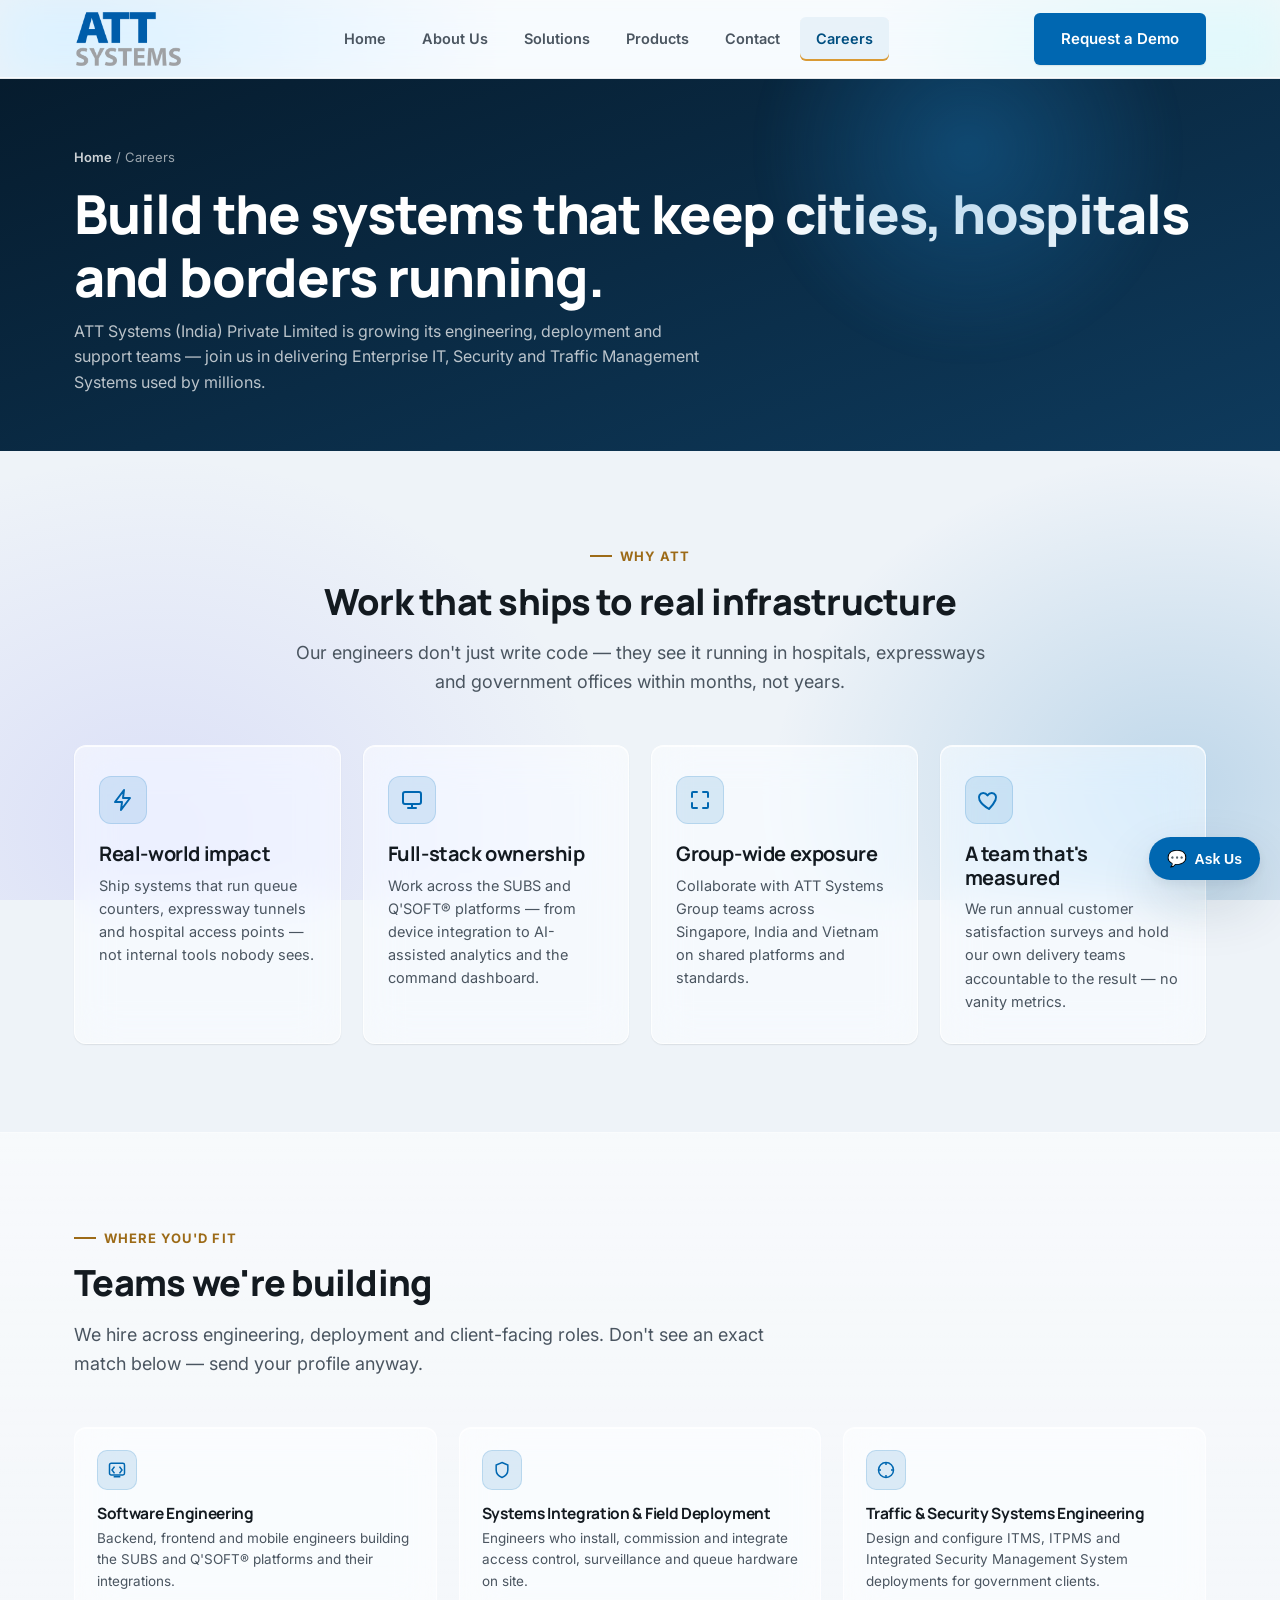
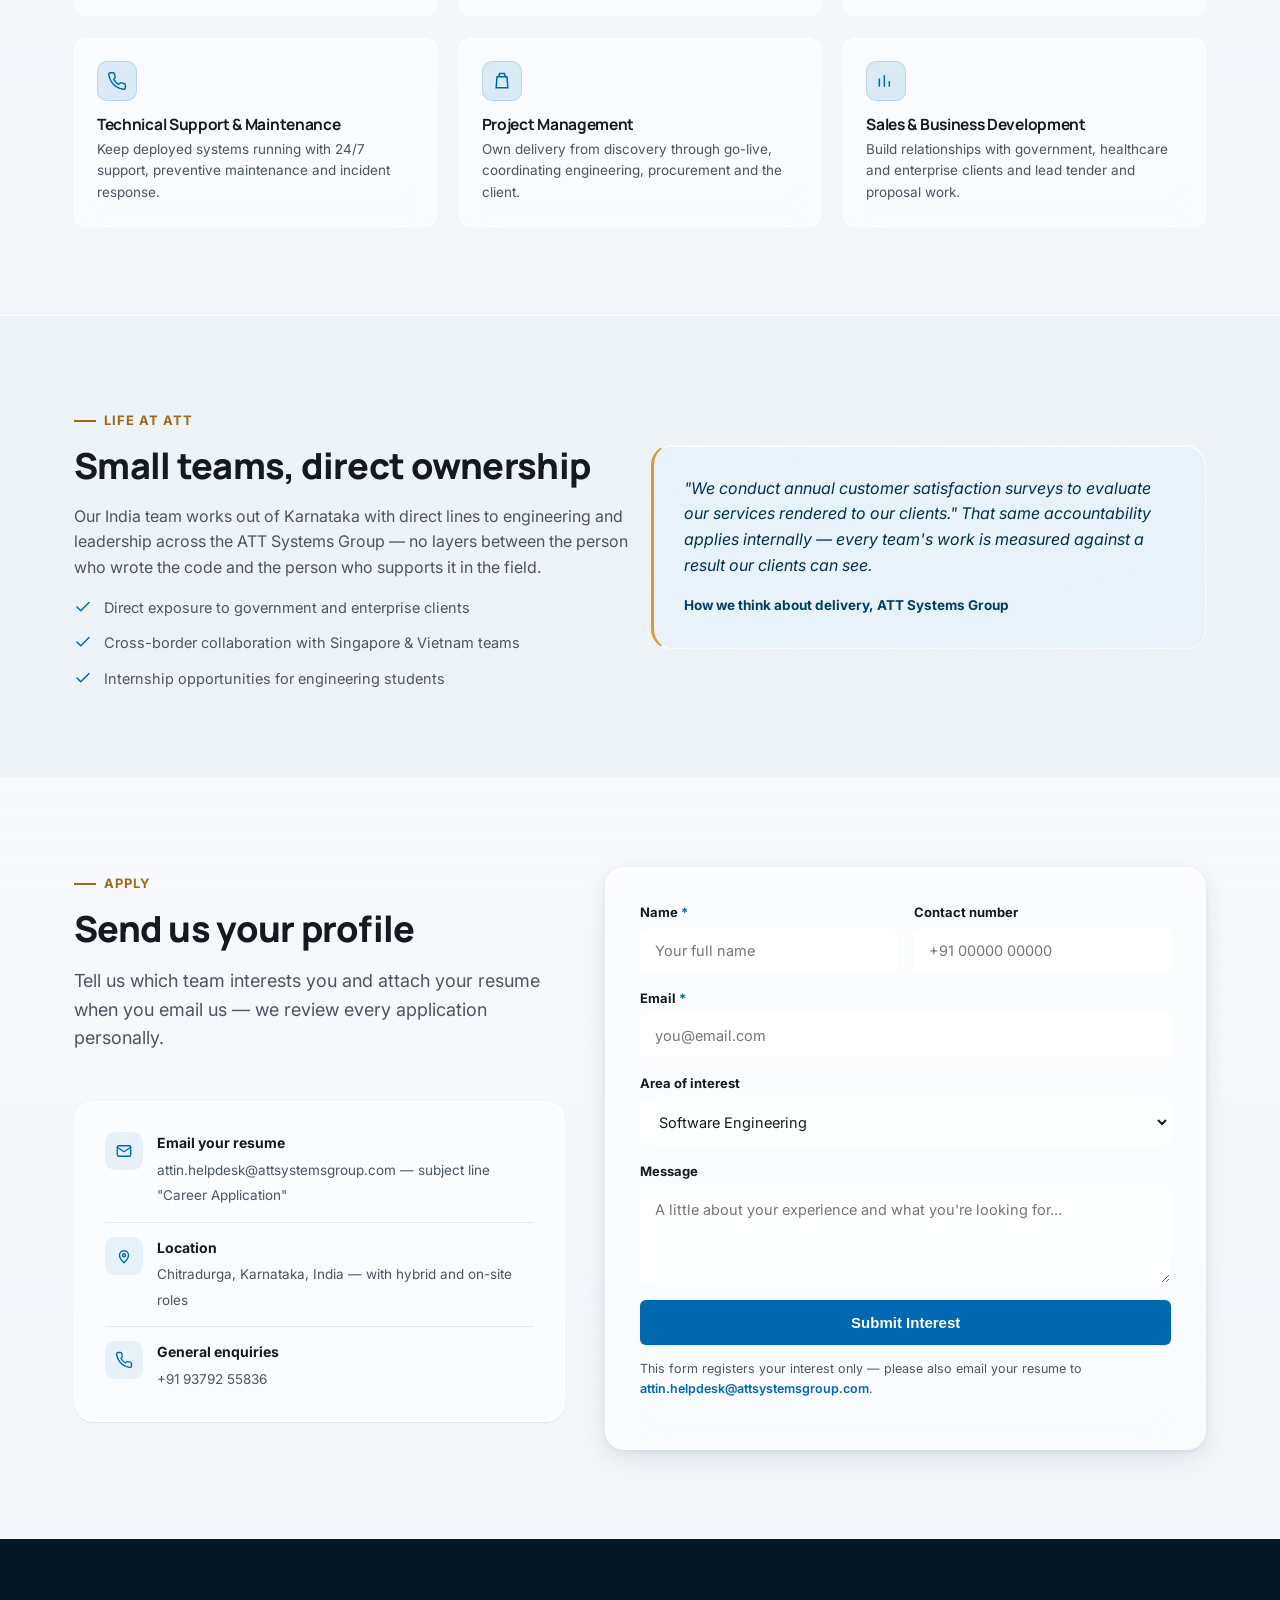
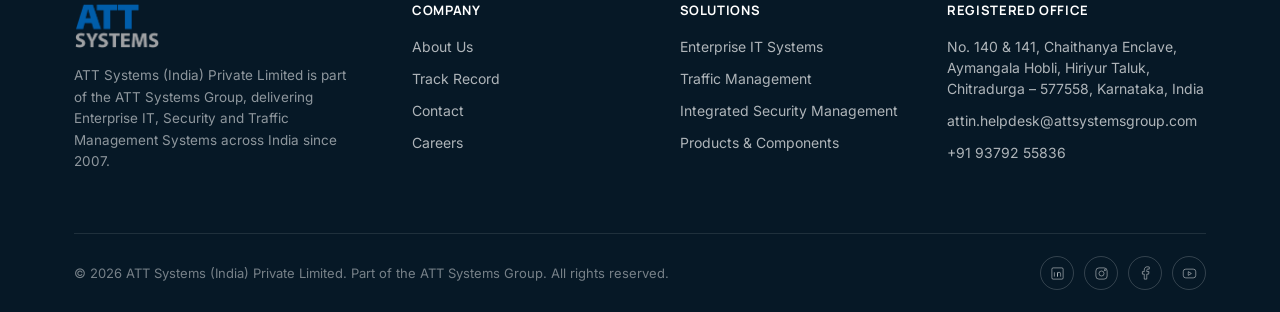
<file: careers.html>
<!DOCTYPE html>
<html lang="en">
<head>
<meta charset="UTF-8">
<meta name="viewport" content="width=device-width, initial-scale=1.0">
<title>Careers | ATT Systems (India) Private Limited</title>
<meta name="description" content="Join ATT Systems (India) Private Limited — build Enterprise IT, Security and Traffic Management Systems used across hospitals, highways and government institutions.">
<link rel="icon" type="image/png" href="assets/img/att-logo.png">
<link rel="stylesheet" href="assets/css/style.css">
<link rel="preconnect" href="https://fonts.googleapis.com">
<link rel="preconnect" href="https://fonts.gstatic.com" crossorigin>
<link href="https://fonts.googleapis.com/css2?family=Inter:wght@400;500;600;700;800&family=Manrope:wght@600;700;800&display=swap" rel="stylesheet">
</head>
<body>

<header class="site-header">
  <div class="container header-bar">
    <a href="index.html" class="brand"><img src="assets/img/att-logo-trim.png" alt="ATT Systems"></a>
    <nav class="nav" id="siteNav">
      <a href="index.html">Home</a>
      <a href="about.html">About Us</a>
      <a href="solutions.html">Solutions</a>
      <a href="products.html">Products</a>
      <a href="contact.html">Contact</a>
      <a href="careers.html" class="active">Careers</a>
    </nav>
    <div class="header-actions">
      <a href="contact.html" class="btn btn-primary">Request a Demo</a>
      <button class="nav-toggle" id="navToggle" aria-label="Toggle menu" aria-expanded="false">
        <svg viewBox="0 0 24 24" fill="none" stroke="currentColor" stroke-width="2"><path d="M4 6h16M4 12h16M4 18h16" stroke-linecap="round"/></svg>
      </button>
    </div>
  </div>
</header>

<section class="page-hero">
  <div class="container">
    <div class="breadcrumb"><a href="index.html">Home</a> / Careers</div>
    <h1>Build the systems that keep cities, hospitals and borders running.</h1>
    <p>ATT Systems (India) Private Limited is growing its engineering, deployment and support teams — join us in delivering Enterprise IT, Security and Traffic Management Systems used by millions.</p>
  </div>
</section>

<!-- WHY ATT -->
<section class="section">
  <div class="container">
    <div class="section-head center">
      <div class="eyebrow">Why ATT</div>
      <h2>Work that ships to real infrastructure</h2>
      <p class="lead">Our engineers don't just write code — they see it running in hospitals, expressways and government offices within months, not years.</p>
    </div>
    <div class="grid-4">
      <div class="pillar">
        <div class="pillar-icon"><svg viewBox="0 0 24 24" fill="none" stroke="currentColor" stroke-width="2"><path d="M13 2L4 14h7l-1 8 9-12h-7l1-8z" stroke-linecap="round" stroke-linejoin="round"/></svg></div>
        <h3>Real-world impact</h3>
        <p>Ship systems that run queue counters, expressway tunnels and hospital access points — not internal tools nobody sees.</p>
      </div>
      <div class="pillar">
        <div class="pillar-icon"><svg viewBox="0 0 24 24" fill="none" stroke="currentColor" stroke-width="2"><rect x="3" y="4" width="18" height="12" rx="2"/><path d="M8 20h8M12 16v4" stroke-linecap="round"/></svg></div>
        <h3>Full-stack ownership</h3>
        <p>Work across the SUBS and Q'SOFT&reg; platforms — from device integration to AI-assisted analytics and the command dashboard.</p>
      </div>
      <div class="pillar">
        <div class="pillar-icon"><svg viewBox="0 0 24 24" fill="none" stroke="currentColor" stroke-width="2"><path d="M4 9V5a1 1 0 011-1h4M20 9V5a1 1 0 00-1-1h-4M4 15v4a1 1 0 001 1h4M20 15v4a1 1 0 01-1 1h-4" stroke-linecap="round" stroke-linejoin="round"/></svg></div>
        <h3>Group-wide exposure</h3>
        <p>Collaborate with ATT Systems Group teams across Singapore, India and Vietnam on shared platforms and standards.</p>
      </div>
      <div class="pillar">
        <div class="pillar-icon"><svg viewBox="0 0 24 24" fill="none" stroke="currentColor" stroke-width="2"><path d="M12 21s-7.5-4.5-9.5-9C1 8.5 2.7 5 6.2 5c2 0 3.4 1.1 4.3 2.4C11.4 6.1 12.8 5 14.8 5 18.3 5 20 8.5 18.5 12 16.5 16.5 12 21 12 21z" stroke-linecap="round" stroke-linejoin="round"/></svg></div>
        <h3>A team that's measured</h3>
        <p>We run annual customer satisfaction surveys and hold our own delivery teams accountable to the result — no vanity metrics.</p>
      </div>
    </div>
  </div>
</section>

<!-- TEAMS -->
<section class="section section-alt">
  <div class="container">
    <div class="section-head">
      <div class="eyebrow">Where you'd fit</div>
      <h2>Teams we're building</h2>
      <p class="lead">We hire across engineering, deployment and client-facing roles. Don't see an exact match below — send your profile anyway.</p>
    </div>
    <div class="grid-3">
      <div class="tile">
        <div class="tile-icon"><svg viewBox="0 0 24 24" fill="none" stroke="currentColor" stroke-width="1.8"><rect x="3" y="4" width="18" height="14" rx="2"/><path d="M8 20h8M9 8l-3 4 3 4M15 8l3 4-3 4"/></svg></div>
        <h4>Software Engineering</h4>
        <p>Backend, frontend and mobile engineers building the SUBS and Q'SOFT&reg; platforms and their integrations.</p>
      </div>
      <div class="tile">
        <div class="tile-icon"><svg viewBox="0 0 24 24" fill="none" stroke="currentColor" stroke-width="1.8"><path d="M12 3l7 3v6c0 4.5-3 7.5-7 9-4-1.5-7-4.5-7-9V6l7-3z"/></svg></div>
        <h4>Systems Integration &amp; Field Deployment</h4>
        <p>Engineers who install, commission and integrate access control, surveillance and queue hardware on site.</p>
      </div>
      <div class="tile">
        <div class="tile-icon"><svg viewBox="0 0 24 24" fill="none" stroke="currentColor" stroke-width="1.8"><circle cx="12" cy="12" r="9"/><path d="M12 3v3M12 18v3M3 12h3M18 12h3"/></svg></div>
        <h4>Traffic &amp; Security Systems Engineering</h4>
        <p>Design and configure ITMS, ITPMS and Integrated Security Management System deployments for government clients.</p>
      </div>
      <div class="tile">
        <div class="tile-icon"><svg viewBox="0 0 24 24" fill="none" stroke="currentColor" stroke-width="1.8"><path d="M22 16.9v3a2 2 0 01-2.2 2 19.8 19.8 0 01-8.6-3.1 19.5 19.5 0 01-6-6A19.8 19.8 0 012.1 4.2 2 2 0 014.1 2h3a2 2 0 012 1.7c.1 1 .3 2 .6 2.9a2 2 0 01-.5 2.1L8 10a16 16 0 006 6l1.3-1.2a2 2 0 012.1-.5c.9.3 1.9.5 2.9.6a2 2 0 011.7 2z"/></svg></div>
        <h4>Technical Support &amp; Maintenance</h4>
        <p>Keep deployed systems running with 24/7 support, preventive maintenance and incident response.</p>
      </div>
      <div class="tile">
        <div class="tile-icon"><svg viewBox="0 0 24 24" fill="none" stroke="currentColor" stroke-width="1.8"><path d="M9 3h6l1 4H8l1-4zM6 7h12l1 13H5L6 7z"/></svg></div>
        <h4>Project Management</h4>
        <p>Own delivery from discovery through go-live, coordinating engineering, procurement and the client.</p>
      </div>
      <div class="tile">
        <div class="tile-icon"><svg viewBox="0 0 24 24" fill="none" stroke="currentColor" stroke-width="1.8"><path d="M4 19V9m6 10V5m6 14v-7"/></svg></div>
        <h4>Sales &amp; Business Development</h4>
        <p>Build relationships with government, healthcare and enterprise clients and lead tender and proposal work.</p>
      </div>
    </div>
  </div>
</section>

<!-- LIFE AT ATT -->
<section class="section">
  <div class="container">
    <div class="grid-2" style="align-items:center;">
      <div>
        <div class="eyebrow">Life at ATT</div>
        <h2>Small teams, direct ownership</h2>
        <p>Our India team works out of Karnataka with direct lines to engineering and leadership across the ATT Systems Group — no layers between the person who wrote the code and the person who supports it in the field.</p>
        <ul class="check-list">
          <li><svg viewBox="0 0 24 24" fill="none" stroke="currentColor" stroke-width="2"><path d="M20 6L9 17l-5-5" stroke-linecap="round" stroke-linejoin="round"/></svg> Direct exposure to government and enterprise clients</li>
          <li><svg viewBox="0 0 24 24" fill="none" stroke="currentColor" stroke-width="2"><path d="M20 6L9 17l-5-5" stroke-linecap="round" stroke-linejoin="round"/></svg> Cross-border collaboration with Singapore &amp; Vietnam teams</li>
          <li><svg viewBox="0 0 24 24" fill="none" stroke="currentColor" stroke-width="2"><path d="M20 6L9 17l-5-5" stroke-linecap="round" stroke-linejoin="round"/></svg> Internship opportunities for engineering students</li>
        </ul>
      </div>
      <div class="quote-card">
        <p>"We conduct annual customer satisfaction surveys to evaluate our services rendered to our clients." That same accountability applies internally — every team's work is measured against a result our clients can see.</p>
        <b>How we think about delivery, ATT Systems Group</b>
      </div>
    </div>
  </div>
</section>

<!-- APPLY -->
<section class="section section-alt">
  <div class="container">
    <div class="contact-grid">
      <div>
        <div class="section-head">
          <div class="eyebrow">Apply</div>
          <h2>Send us your profile</h2>
          <p class="lead">Tell us which team interests you and attach your resume when you email us — we review every application personally.</p>
        </div>
        <div class="contact-card">
          <div class="contact-row">
            <div class="contact-icon"><svg viewBox="0 0 24 24" fill="none" stroke="currentColor" stroke-width="1.8"><rect x="3" y="5" width="18" height="14" rx="2"/><path d="M3 7l9 6 9-6"/></svg></div>
            <div>
              <b>Email your resume</b>
              <span><a href="mailto:attin.helpdesk@attsystemsgroup.com?subject=Career%20Application">attin.helpdesk@attsystemsgroup.com</a> — subject line "Career Application"</span>
            </div>
          </div>
          <div class="contact-row">
            <div class="contact-icon"><svg viewBox="0 0 24 24" fill="none" stroke="currentColor" stroke-width="1.8"><path d="M12 21s-6-5.5-6-10a6 6 0 1112 0c0 4.5-6 10-6 10z"/><circle cx="12" cy="11" r="2"/></svg></div>
            <div>
              <b>Location</b>
              <span>Chitradurga, Karnataka, India — with hybrid and on-site roles</span>
            </div>
          </div>
          <div class="contact-row">
            <div class="contact-icon"><svg viewBox="0 0 24 24" fill="none" stroke="currentColor" stroke-width="1.8"><path d="M22 16.9v3a2 2 0 01-2.2 2 19.8 19.8 0 01-8.6-3.1 19.5 19.5 0 01-6-6A19.8 19.8 0 012.1 4.2 2 2 0 014.1 2h3a2 2 0 012 1.7c.1 1 .3 2 .6 2.9a2 2 0 01-.5 2.1L8 10a16 16 0 006 6l1.3-1.2a2 2 0 012.1-.5c.9.3 1.9.5 2.9.6a2 2 0 011.7 2z"/></svg></div>
            <div>
              <b>General enquiries</b>
              <span><a href="tel:+919379255836">+91 93792 55836</a></span>
            </div>
          </div>
        </div>
      </div>

      <div class="form-card">
        <div class="form-success" id="formSuccess">Thanks for your interest — please make sure to email your resume as well, and our team will be in touch.</div>
        <div class="form-error" id="formError">Sorry — your details could not be sent. Please try again, or email us at <a href="mailto:attin.helpdesk@attsystemsgroup.com">attin.helpdesk@attsystemsgroup.com</a>.</div>
        <form id="enquiryForm" data-subject="Career interest — attsystemsgroup.in" novalidate>
          <input type="text" name="_honey" class="form-honey" tabindex="-1" autocomplete="off" aria-hidden="true">
          <div class="form-row">
            <div class="field">
              <label>Name <span class="req">*</span></label>
              <input type="text" name="name" required placeholder="Your full name">
            </div>
            <div class="field">
              <label>Contact number</label>
              <input type="tel" name="phone" placeholder="+91 00000 00000">
            </div>
          </div>
          <div class="form-row">
            <div class="field full">
              <label>Email <span class="req">*</span></label>
              <input type="email" name="email" required placeholder="you@email.com">
            </div>
          </div>
          <div class="form-row">
            <div class="field full">
              <label>Area of interest</label>
              <select name="team">
                <option>Software Engineering</option>
                <option>Systems Integration &amp; Field Deployment</option>
                <option>Traffic &amp; Security Systems Engineering</option>
                <option>Technical Support &amp; Maintenance</option>
                <option>Project Management</option>
                <option>Sales &amp; Business Development</option>
                <option>Internship</option>
              </select>
            </div>
          </div>
          <div class="form-row">
            <div class="field full">
              <label>Message</label>
              <textarea name="message" placeholder="A little about your experience and what you're looking for..."></textarea>
            </div>
          </div>
          <button type="submit" class="btn btn-primary btn-block">Submit Interest</button>
          <p class="form-note">This form registers your interest only — please also email your resume to <a href="mailto:attin.helpdesk@attsystemsgroup.com" style="color:var(--att-blue-600);font-weight:600;">attin.helpdesk@attsystemsgroup.com</a>.</p>
        </form>
      </div>
    </div>
  </div>
</section>

<footer class="site-footer">
  <div class="container">
    <div class="footer-grid">
      <div class="footer-brand">
        <img src="assets/img/att-logo-trim.png" alt="ATT Systems">
        <p>ATT Systems (India) Private Limited is part of the ATT Systems Group, delivering Enterprise IT, Security and Traffic Management Systems across India since 2007.</p>
      </div>
      <div class="footer-col">
        <h4>Company</h4>
        <ul>
          <li><a href="about.html">About Us</a></li>
          <li><a href="about.html#track-record">Track Record</a></li>
          <li><a href="contact.html">Contact</a></li>
          <li><a href="careers.html">Careers</a></li>
        </ul>
      </div>
      <div class="footer-col">
        <h4>Solutions</h4>
        <ul>
          <li><a href="solutions.html#enterprise-it">Enterprise IT Systems</a></li>
          <li><a href="solutions.html#traffic">Traffic Management</a></li>
          <li><a href="solutions.html#security">Integrated Security Management</a></li>
          <li><a href="products.html">Products &amp; Components</a></li>
        </ul>
      </div>
      <div class="footer-col">
        <h4>Registered Office</h4>
        <ul>
          <li>No. 140 &amp; 141, Chaithanya Enclave,<br>Aymangala Hobli, Hiriyur Taluk,<br>Chitradurga – 577558, Karnataka, India</li>
          <li><a href="mailto:attin.helpdesk@attsystemsgroup.com">attin.helpdesk@attsystemsgroup.com</a></li>
          <li><a href="tel:+919379255836">+91 93792 55836</a></li>
        </ul>
      </div>
    </div>
    <div class="footer-bottom">
      <span>&copy; <span id="year"></span> ATT Systems (India) Private Limited. Part of the ATT Systems Group. All rights reserved.</span>
      <div class="socials">
       <a href="https://www.linkedin.com/company/att-systems-india-private-limited/" target="_blank" rel="noopener" aria-label="LinkedIn"><svg viewBox="0 0 24 24" fill="none" stroke="currentColor" stroke-width="1.6"><rect x="3" y="3" width="18" height="18" rx="2"/><path d="M7 10v7M7 7v.01M12 17v-4.5a2.5 2.5 0 015 0V17M12 10v7"/></svg></a>
        <a href="https://www.instagram.com/attsystemsindia/" target="_blank" rel="noopener noreferrer" aria-label="Instagram"> <svg viewBox="0 0 24 24" fill="none" stroke="currentColor" stroke-width="1.6"> <rect x="3" y="3" width="18" height="18" rx="5"/> <circle cx="12" cy="12" r="4"/> <circle cx="17.5" cy="6.5" r="0.8" fill="currentColor"/></svg> </a> 
<!-- Facebook -->
<a href="https://www.facebook.com/attgroupofficial"
   target="_blank"
   rel="noopener noreferrer"
   aria-label="ATT Group Facebook">
    <svg viewBox="0 0 24 24"
         fill="none"
         stroke="currentColor"
         stroke-width="1.6">
        <path d="M14 21v-8h3l.5-4H14V7c0-1.2.4-2 2-2h2V1.5C17.3 1.3 16.3 1.2 15.2 1.2 11.8 1.2 10 3.2 10 6.7V9H7v4h3v8h4z"/>
    </svg>
</a>
        <a href="https://www.youtube.com" target="_blank" rel="noopener" aria-label="YouTube"><svg viewBox="0 0 24 24" fill="none" stroke="currentColor" stroke-width="1.6"><rect x="2" y="5" width="20" height="14" rx="4"/><path d="M10 9l5 3-5 3V9z"/></svg></a>
      </div>
    </div>
  </div>
</footer>

<script src="assets/js/main.js"></script>
</body>
</html>
</file>
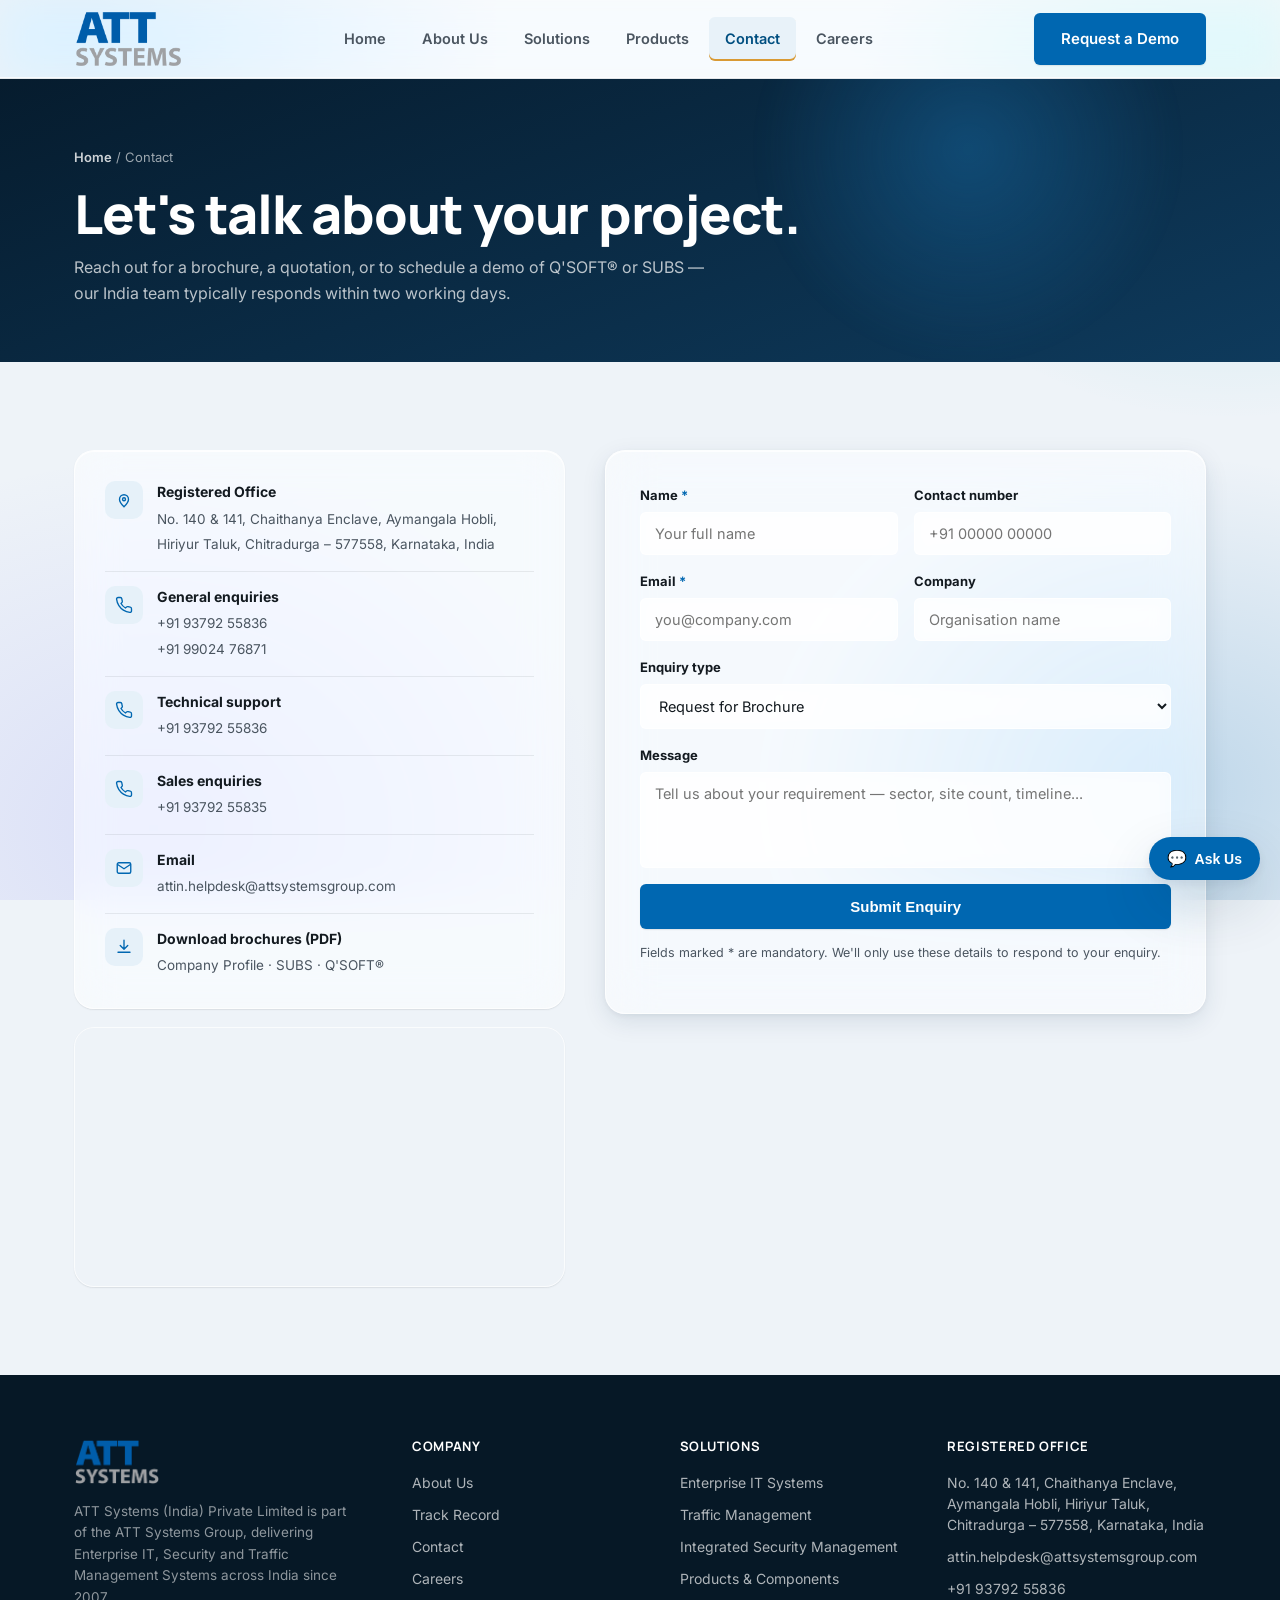
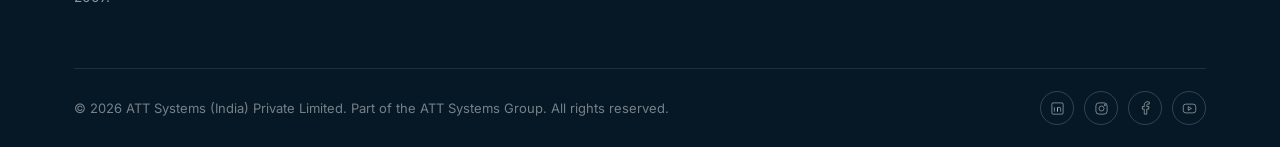
<file: contact.html>
<!DOCTYPE html>
<html lang="en">
<head>
<meta charset="UTF-8">
<meta name="viewport" content="width=device-width, initial-scale=1.0">
<title>Contact Us | ATT Systems (India) Private Limited</title>
<meta name="description" content="Get in touch with ATT Systems (India) Private Limited for a demo, quotation or brochure request. Registered office in Chitradurga, Karnataka, India.">
<link rel="icon" type="image/png" href="assets/img/att-logo.png">
<link rel="stylesheet" href="assets/css/style.css">
<link rel="preconnect" href="https://fonts.googleapis.com">
<link rel="preconnect" href="https://fonts.gstatic.com" crossorigin>
<link href="https://fonts.googleapis.com/css2?family=Inter:wght@400;500;600;700;800&family=Manrope:wght@600;700;800&display=swap" rel="stylesheet">
</head>
<body>

<header class="site-header">
  <div class="container header-bar">
    <a href="index.html" class="brand"><img src="assets/img/att-logo-trim.png" alt="ATT Systems"></a>
    <nav class="nav" id="siteNav">
      <a href="index.html">Home</a>
      <a href="about.html">About Us</a>
      <a href="solutions.html">Solutions</a>
      <a href="products.html">Products</a>
      <a href="contact.html" class="active">Contact</a>
      <a href="careers.html">Careers</a>
    </nav>
    <div class="header-actions">
      <a href="contact.html" class="btn btn-primary">Request a Demo</a>
      <button class="nav-toggle" id="navToggle" aria-label="Toggle menu" aria-expanded="false">
        <svg viewBox="0 0 24 24" fill="none" stroke="currentColor" stroke-width="2"><path d="M4 6h16M4 12h16M4 18h16" stroke-linecap="round"/></svg>
      </button>
    </div>
  </div>
</header>

<section class="page-hero">
  <div class="container">
    <div class="breadcrumb"><a href="index.html">Home</a> / Contact</div>
    <h1>Let's talk about your project.</h1>
    <p>Reach out for a brochure, a quotation, or to schedule a demo of Q'SOFT&reg; or SUBS — our India team typically responds within two working days.</p>
  </div>
</section>

<section class="section">
  <div class="container">
    <div class="contact-grid">

      <div>
        <div class="contact-card">
          <div class="contact-row">
            <div class="contact-icon"><svg viewBox="0 0 24 24" fill="none" stroke="currentColor" stroke-width="1.8"><path d="M12 21s-6-5.5-6-10a6 6 0 1112 0c0 4.5-6 10-6 10z"/><circle cx="12" cy="11" r="2"/></svg></div>
            <div>
              <b>Registered Office</b>
              <span>No. 140 &amp; 141, Chaithanya Enclave, Aymangala Hobli,<br>Hiriyur Taluk, Chitradurga – 577558, Karnataka, India</span>
            </div>
          </div>
          <div class="contact-row">
            <div class="contact-icon"><svg viewBox="0 0 24 24" fill="none" stroke="currentColor" stroke-width="1.8"><path d="M22 16.9v3a2 2 0 01-2.2 2 19.8 19.8 0 01-8.6-3.1 19.5 19.5 0 01-6-6A19.8 19.8 0 012.1 4.2 2 2 0 014.1 2h3a2 2 0 012 1.7c.1 1 .3 2 .6 2.9a2 2 0 01-.5 2.1L8 10a16 16 0 006 6l1.3-1.2a2 2 0 012.1-.5c.9.3 1.9.5 2.9.6a2 2 0 011.7 2z"/></svg></div>
            <div>
              <b>General enquiries</b>
              <span><a href="tel:+919379255836">+91 93792 55836</a><br><a href="tel:+919902476871">+91 99024 76871</a></span>
            </div>
          </div>
          <div class="contact-row">
            <div class="contact-icon"><svg viewBox="0 0 24 24" fill="none" stroke="currentColor" stroke-width="1.8"><path d="M22 16.9v3a2 2 0 01-2.2 2 19.8 19.8 0 01-8.6-3.1 19.5 19.5 0 01-6-6A19.8 19.8 0 012.1 4.2 2 2 0 014.1 2h3a2 2 0 012 1.7c.1 1 .3 2 .6 2.9a2 2 0 01-.5 2.1L8 10a16 16 0 006 6l1.3-1.2a2 2 0 012.1-.5c.9.3 1.9.5 2.9.6a2 2 0 011.7 2z"/></svg></div>
            <div>
              <b>Technical support</b>
              <span><a href="tel:+919379255836">+91 93792 55836</a></span>
            </div>
          </div>
          <div class="contact-row">
            <div class="contact-icon"><svg viewBox="0 0 24 24" fill="none" stroke="currentColor" stroke-width="1.8"><path d="M22 16.9v3a2 2 0 01-2.2 2 19.8 19.8 0 01-8.6-3.1 19.5 19.5 0 01-6-6A19.8 19.8 0 012.1 4.2 2 2 0 014.1 2h3a2 2 0 012 1.7c.1 1 .3 2 .6 2.9a2 2 0 01-.5 2.1L8 10a16 16 0 006 6l1.3-1.2a2 2 0 012.1-.5c.9.3 1.9.5 2.9.6a2 2 0 011.7 2z"/></svg></div>
            <div>
              <b>Sales enquiries</b>
              <span><a href="tel:+919379255835">+91 93792 55835</a></span>
            </div>
          </div>
          <div class="contact-row">
            <div class="contact-icon"><svg viewBox="0 0 24 24" fill="none" stroke="currentColor" stroke-width="1.8"><rect x="3" y="5" width="18" height="14" rx="2"/><path d="M3 7l9 6 9-6"/></svg></div>
            <div>
              <b>Email</b>
              <span><a href="mailto:attin.helpdesk@attsystemsgroup.com">attin.helpdesk@attsystemsgroup.com</a></span>
            </div>
          </div>
          <div class="contact-row">
            <div class="contact-icon"><svg viewBox="0 0 24 24" fill="none" stroke="currentColor" stroke-width="1.8"><path d="M12 3v12m0 0l-5-5m5 5l5-5M4 19h16" stroke-linecap="round" stroke-linejoin="round"/></svg></div>
            <div>
              <b>Download brochures (PDF)</b>
              <span><a href="assets/brochures/att-company-profile.pdf?v=20261012-0957" download="ATT-India-Company-Profile.pdf">Company Profile</a> &middot; <a href="assets/brochures/subs-brochure.pdf?v=20261012-0957" download="ATT-SUBS-Brochure.pdf">SUBS</a> &middot; <a href="assets/brochures/qsoft-brochure.pdf?v=20261012-0959" download="ATT-QSOFT-Brochure.pdf">Q'SOFT&reg;</a></span>
            </div>
          </div>
        </div>
        <div class="map-frame">
          <iframe loading="lazy" referrerpolicy="no-referrer-when-downgrade"
            src="https://maps.google.com/maps?q=Chaithanya%20Enclave%2C%20Aymangala%2C%20Hiriyur%2C%20Chitradurga%2C%20Karnataka%20577558&z=13&output=embed"
            title="ATT Systems India office location"></iframe>
        </div>
      </div>

      <div class="form-card">
        <div class="form-success" id="formSuccess">Thank you — your enquiry has been recorded. Our team will get back to you within two working days.</div>
        <div class="form-error" id="formError">Sorry — your enquiry could not be sent. Please try again, or email us at <a href="mailto:attin.helpdesk@attsystemsgroup.com">attin.helpdesk@attsystemsgroup.com</a>.</div>
        <form id="enquiryForm" data-subject="New website enquiry — attsystemsgroup.in" novalidate>
          <input type="text" name="_honey" class="form-honey" tabindex="-1" autocomplete="off" aria-hidden="true">
          <div class="form-row">
            <div class="field">
              <label>Name <span class="req">*</span></label>
              <input type="text" name="name" required placeholder="Your full name">
            </div>
            <div class="field">
              <label>Contact number</label>
              <input type="tel" name="phone" placeholder="+91 00000 00000">
            </div>
          </div>
          <div class="form-row">
            <div class="field">
              <label>Email <span class="req">*</span></label>
              <input type="email" name="email" required placeholder="you@company.com">
            </div>
            <div class="field">
              <label>Company</label>
              <input type="text" name="company" placeholder="Organisation name">
            </div>
          </div>
          <div class="form-row">
            <div class="field full">
              <label>Enquiry type</label>
              <select name="enquiryType">
                <option>Request for Brochure</option>
                <option>Request for Quotation</option>
                <option>Sales person to call</option>
                <option>Meet for discussion</option>
              </select>
            </div>
          </div>
          <div class="form-row">
            <div class="field full">
              <label>Message</label>
              <textarea name="message" placeholder="Tell us about your requirement — sector, site count, timeline..."></textarea>
            </div>
          </div>
          <button type="submit" class="btn btn-primary btn-block">Submit Enquiry</button>
          <p class="form-note">Fields marked <span class="req">*</span> are mandatory. We'll only use these details to respond to your enquiry.</p>
        </form>
      </div>

    </div>
  </div>
</section>

<footer class="site-footer">
  <div class="container">
    <div class="footer-grid">
      <div class="footer-brand">
        <img src="assets/img/att-logo-trim.png" alt="ATT Systems">
        <p>ATT Systems (India) Private Limited is part of the ATT Systems Group, delivering Enterprise IT, Security and Traffic Management Systems across India since 2007.</p>
      </div>
      <div class="footer-col">
        <h4>Company</h4>
        <ul>
          <li><a href="about.html">About Us</a></li>
          <li><a href="about.html#track-record">Track Record</a></li>
          <li><a href="contact.html">Contact</a></li>
          <li><a href="careers.html">Careers</a></li>
        </ul>
      </div>
      <div class="footer-col">
        <h4>Solutions</h4>
        <ul>
          <li><a href="solutions.html#enterprise-it">Enterprise IT Systems</a></li>
          <li><a href="solutions.html#traffic">Traffic Management</a></li>
          <li><a href="solutions.html#security">Integrated Security Management</a></li>
          <li><a href="products.html">Products &amp; Components</a></li>
        </ul>
      </div>
      <div class="footer-col">
        <h4>Registered Office</h4>
        <ul>
          <li>No. 140 &amp; 141, Chaithanya Enclave,<br>Aymangala Hobli, Hiriyur Taluk,<br>Chitradurga – 577558, Karnataka, India</li>
          <li><a href="mailto:attin.helpdesk@attsystemsgroup.com">attin.helpdesk@attsystemsgroup.com</a></li>
          <li><a href="tel:+919379255836">+91 93792 55836</a></li>
        </ul>
      </div>
    </div>
    <div class="footer-bottom">
      <span>&copy; <span id="year"></span> ATT Systems (India) Private Limited. Part of the ATT Systems Group. All rights reserved.</span>
      <div class="socials">
       <a href="https://www.linkedin.com/company/att-systems-india-private-limited/" target="_blank" rel="noopener" aria-label="LinkedIn"><svg viewBox="0 0 24 24" fill="none" stroke="currentColor" stroke-width="1.6"><rect x="3" y="3" width="18" height="18" rx="2"/><path d="M7 10v7M7 7v.01M12 17v-4.5a2.5 2.5 0 015 0V17M12 10v7"/></svg></a>
        <a href="https://www.instagram.com/attsystemsindia/" target="_blank" rel="noopener noreferrer" aria-label="Instagram"> <svg viewBox="0 0 24 24" fill="none" stroke="currentColor" stroke-width="1.6"> <rect x="3" y="3" width="18" height="18" rx="5"/> <circle cx="12" cy="12" r="4"/> <circle cx="17.5" cy="6.5" r="0.8" fill="currentColor"/></svg> </a> 
<!-- Facebook -->
<a href="https://www.facebook.com/attgroupofficial"
   target="_blank"
   rel="noopener noreferrer"
   aria-label="ATT Group Facebook">
    <svg viewBox="0 0 24 24"
         fill="none"
         stroke="currentColor"
         stroke-width="1.6">
        <path d="M14 21v-8h3l.5-4H14V7c0-1.2.4-2 2-2h2V1.5C17.3 1.3 16.3 1.2 15.2 1.2 11.8 1.2 10 3.2 10 6.7V9H7v4h3v8h4z"/>
    </svg>
</a>
        <a href="https://www.youtube.com" target="_blank" rel="noopener" aria-label="YouTube"><svg viewBox="0 0 24 24" fill="none" stroke="currentColor" stroke-width="1.6"><rect x="2" y="5" width="20" height="14" rx="4"/><path d="M10 9l5 3-5 3V9z"/></svg></a>
      </div>
    </div>
  </div>
</footer>

<script src="assets/js/main.js"></script>
</body>
</html>
</file>
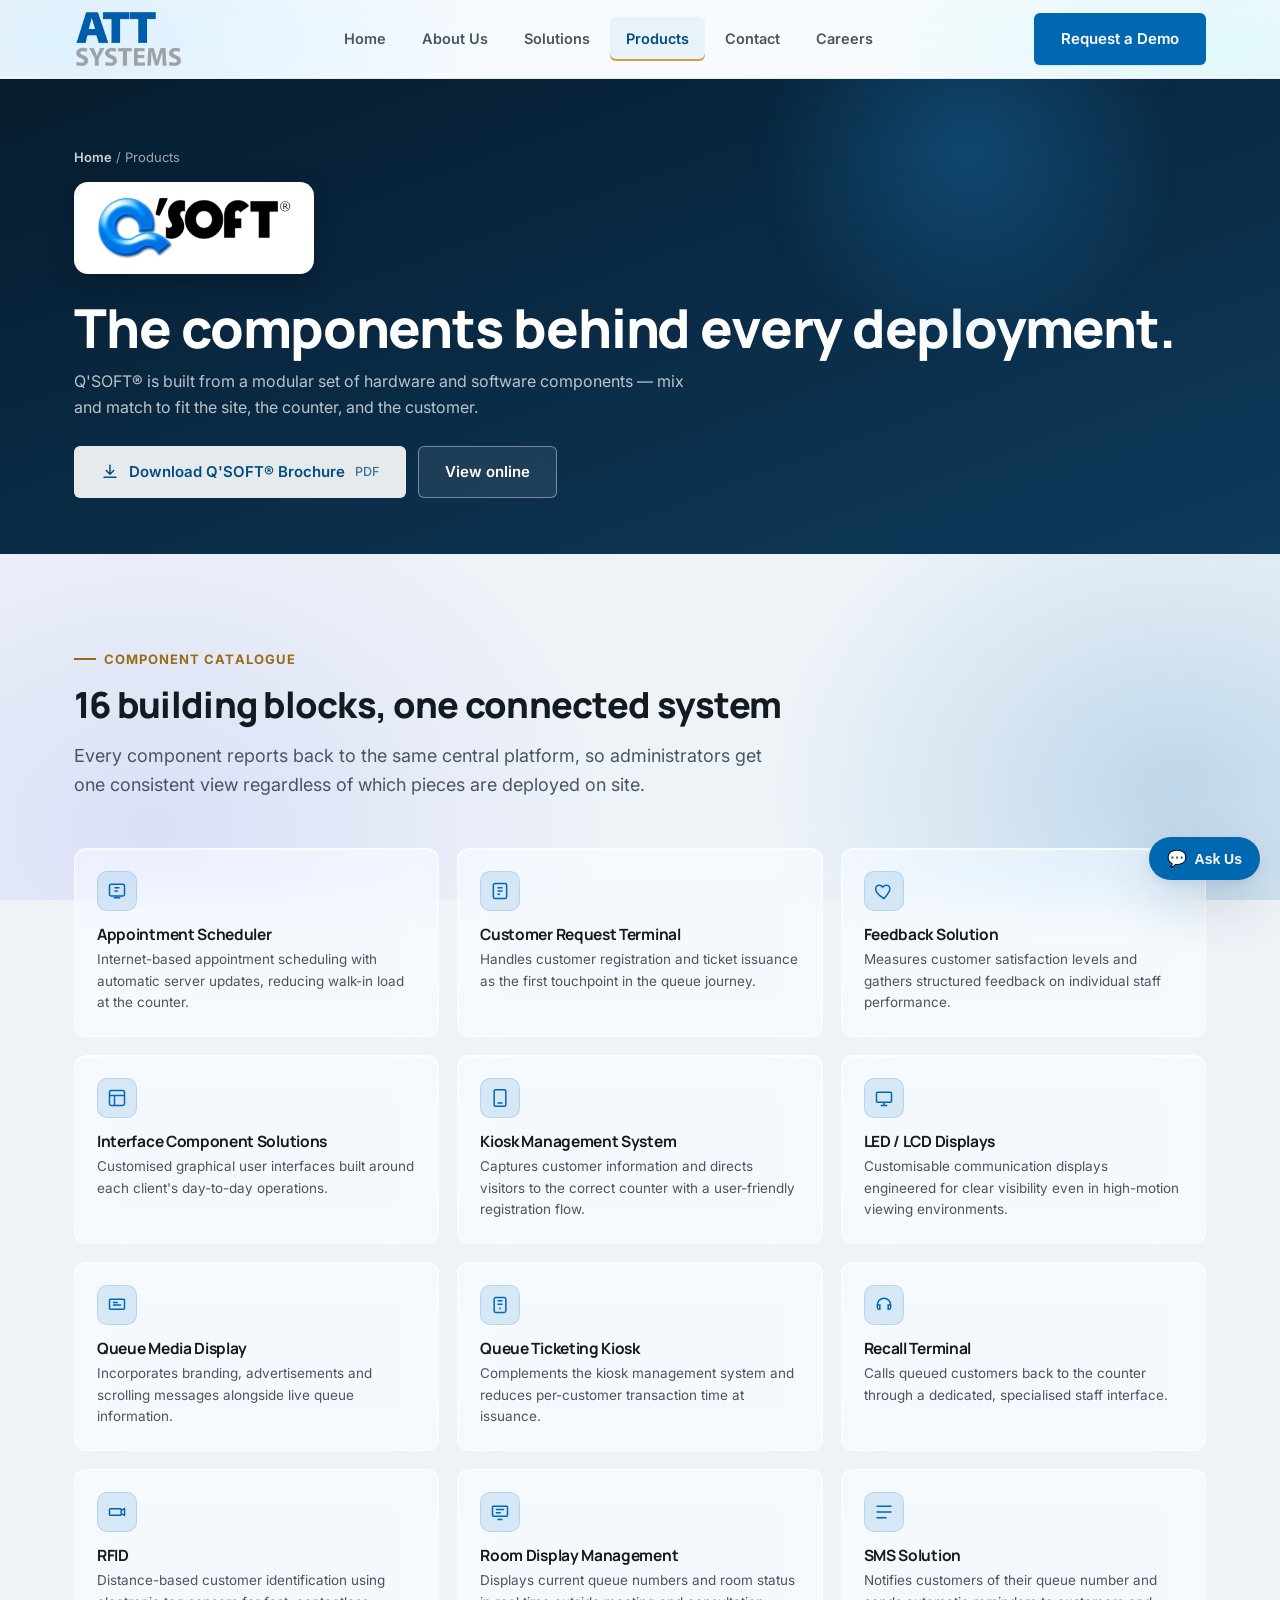
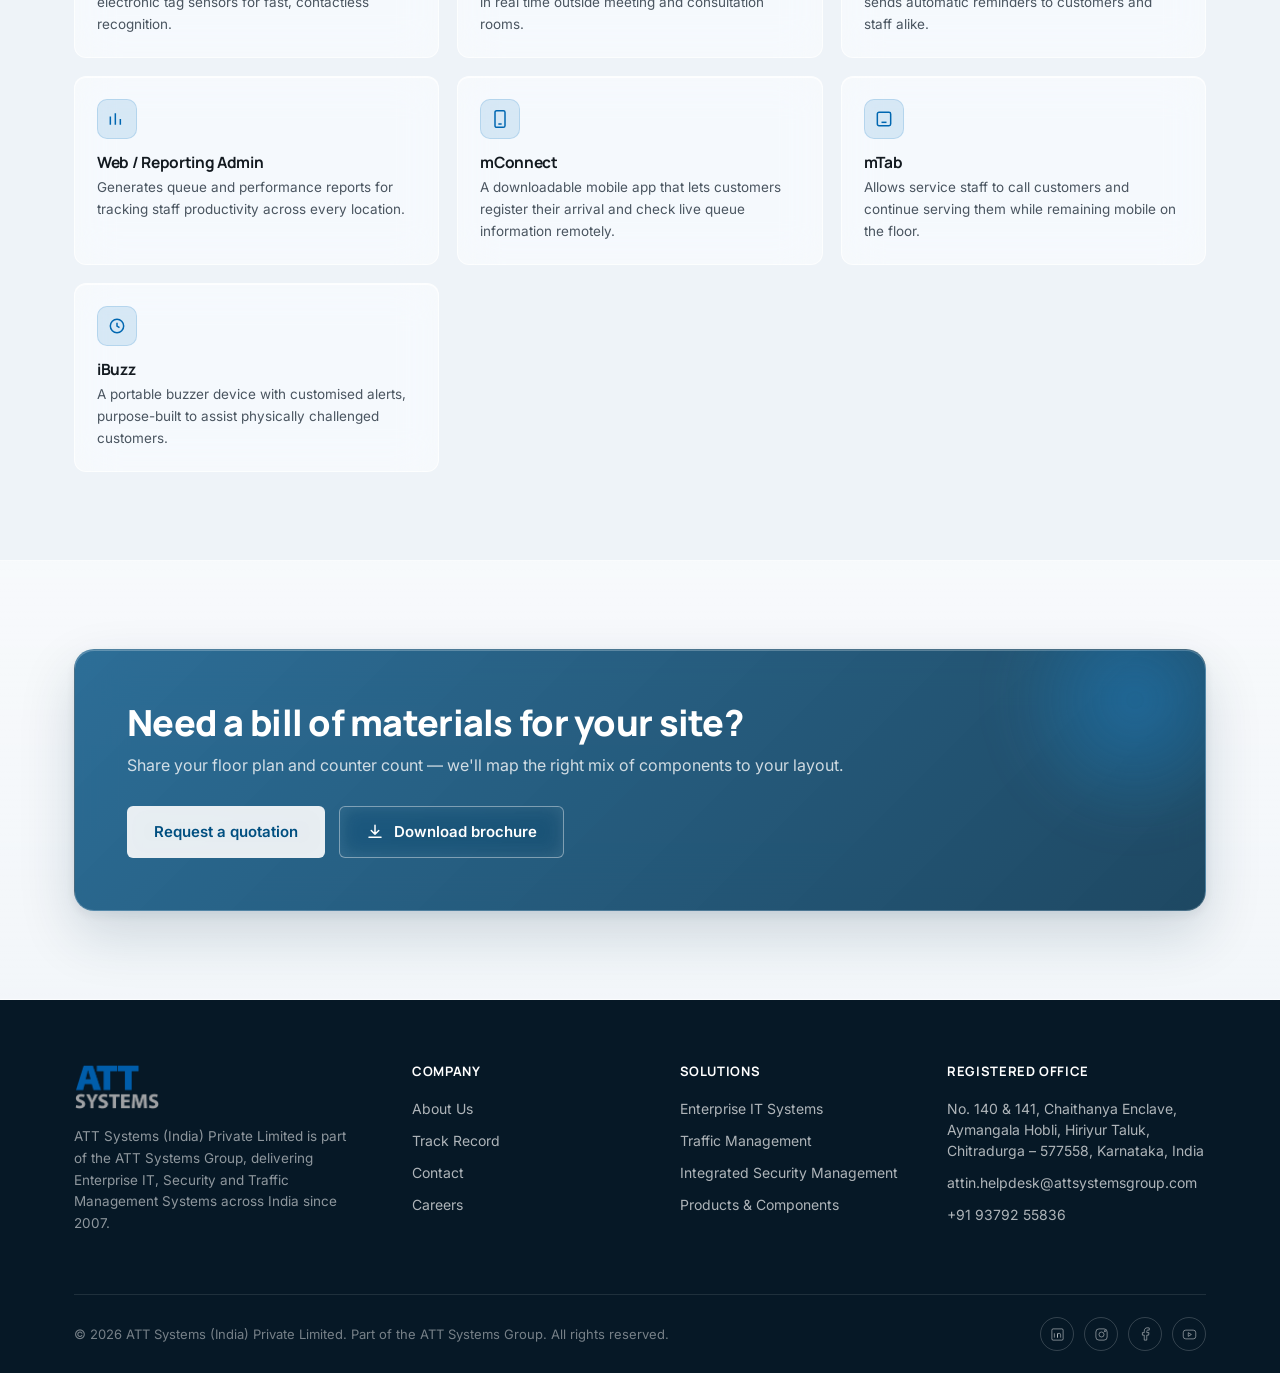
<file: products.html>
<!DOCTYPE html>
<html lang="en">
<head>
<meta charset="UTF-8">
<meta name="viewport" content="width=device-width, initial-scale=1.0">
<title>Products &amp; Components | ATT Systems (India) Private Limited</title>
<meta name="description" content="The hardware and software components behind ATT Systems' Q'SOFT&reg; queue management platform — kiosks, displays, mobile tools and reporting components.">
<link rel="icon" type="image/png" href="assets/img/att-logo.png">
<link rel="stylesheet" href="assets/css/style.css">
<link rel="preconnect" href="https://fonts.googleapis.com">
<link rel="preconnect" href="https://fonts.gstatic.com" crossorigin>
<link href="https://fonts.googleapis.com/css2?family=Inter:wght@400;500;600;700;800&family=Manrope:wght@600;700;800&display=swap" rel="stylesheet">
</head>
<body>

<header class="site-header">
  <div class="container header-bar">
    <a href="index.html" class="brand"><img src="assets/img/att-logo-trim.png" alt="ATT Systems"></a>
    <nav class="nav" id="siteNav">
      <a href="index.html">Home</a>
      <a href="about.html">About Us</a>
      <a href="solutions.html">Solutions</a>
      <a href="products.html" class="active">Products</a>
      <a href="contact.html">Contact</a>
      <a href="careers.html">Careers</a>
    </nav>
    <div class="header-actions">
      <a href="contact.html" class="btn btn-primary">Request a Demo</a>
      <button class="nav-toggle" id="navToggle" aria-label="Toggle menu" aria-expanded="false">
        <svg viewBox="0 0 24 24" fill="none" stroke="currentColor" stroke-width="2"><path d="M4 6h16M4 12h16M4 18h16" stroke-linecap="round"/></svg>
      </button>
    </div>
  </div>
</header>

<section class="page-hero">
  <div class="container">
    <div class="breadcrumb"><a href="index.html">Home</a> / Products</div>
    <div class="page-hero-logo"><img src="assets/img/products/qsoft-logo.png" alt="Q'SOFT"></div>
    <h1>The components behind every deployment.</h1>
    <p>Q'SOFT&reg; is built from a modular set of hardware and software components — mix and match to fit the site, the counter, and the customer.</p>
    <div class="hero-actions">
      <a href="assets/brochures/qsoft-brochure.pdf?v=20261012-0959" class="btn btn-light" download="ATT-QSOFT-Brochure.pdf">
        <svg viewBox="0 0 24 24" fill="none" stroke="currentColor" stroke-width="2"><path d="M12 3v12m0 0l-5-5m5 5l5-5M4 19h16" stroke-linecap="round" stroke-linejoin="round"/></svg>
        Download Q'SOFT&reg; Brochure <span class="btn-meta">PDF</span>
      </a>
      <a href="assets/brochures/qsoft-brochure.pdf?v=20261012-0959" class="btn btn-outline-light" target="_blank" rel="noopener">View online</a>
    </div>
  </div>
</section>

<section class="section">
  <div class="container">
    <div class="section-head">
      <div class="eyebrow">Component catalogue</div>
      <h2>16 building blocks, one connected system</h2>
      <p class="lead">Every component reports back to the same central platform, so administrators get one consistent view regardless of which pieces are deployed on site.</p>
    </div>

    <div class="grid-products">
      <div class="tile">
        <div class="tile-icon"><svg viewBox="0 0 24 24" fill="none" stroke="currentColor" stroke-width="1.8"><rect x="3" y="4" width="18" height="14" rx="2"/><path d="M8 20h8M9 8h6M9 12h4"/></svg></div>
        <h4>Appointment Scheduler</h4>
        <p>Internet-based appointment scheduling with automatic server updates, reducing walk-in load at the counter.</p>
      </div>
      <div class="tile">
        <div class="tile-icon"><svg viewBox="0 0 24 24" fill="none" stroke="currentColor" stroke-width="1.8"><rect x="4" y="3" width="16" height="18" rx="2"/><path d="M9 8h6M9 12h6M9 16h3"/></svg></div>
        <h4>Customer Request Terminal</h4>
        <p>Handles customer registration and ticket issuance as the first touchpoint in the queue journey.</p>
      </div>
      <div class="tile">
        <div class="tile-icon"><svg viewBox="0 0 24 24" fill="none" stroke="currentColor" stroke-width="1.8"><path d="M12 21s-7.5-4.5-9.5-9C1 8.5 2.7 5 6.2 5c2 0 3.4 1.1 4.3 2.4C11.4 6.1 12.8 5 14.8 5 18.3 5 20 8.5 18.5 12 16.5 16.5 12 21 12 21z"/></svg></div>
        <h4>Feedback Solution</h4>
        <p>Measures customer satisfaction levels and gathers structured feedback on individual staff performance.</p>
      </div>
      <div class="tile">
        <div class="tile-icon"><svg viewBox="0 0 24 24" fill="none" stroke="currentColor" stroke-width="1.8"><rect x="3" y="3" width="18" height="18" rx="2"/><path d="M3 9h18M9 21V9"/></svg></div>
        <h4>Interface Component Solutions</h4>
        <p>Customised graphical user interfaces built around each client's day-to-day operations.</p>
      </div>
      <div class="tile">
        <div class="tile-icon"><svg viewBox="0 0 24 24" fill="none" stroke="currentColor" stroke-width="1.8"><rect x="5" y="2" width="14" height="20" rx="2"/><path d="M9 18h6"/></svg></div>
        <h4>Kiosk Management System</h4>
        <p>Captures customer information and directs visitors to the correct counter with a user-friendly registration flow.</p>
      </div>
      <div class="tile">
        <div class="tile-icon"><svg viewBox="0 0 24 24" fill="none" stroke="currentColor" stroke-width="1.8"><rect x="3" y="5" width="18" height="12" rx="1"/><path d="M8 21h8M12 17v4"/></svg></div>
        <h4>LED / LCD Displays</h4>
        <p>Customisable communication displays engineered for clear visibility even in high-motion viewing environments.</p>
      </div>
      <div class="tile">
        <div class="tile-icon"><svg viewBox="0 0 24 24" fill="none" stroke="currentColor" stroke-width="1.8"><rect x="3" y="5" width="18" height="12" rx="1"/><path d="M7 9h6M7 12h10"/></svg></div>
        <h4>Queue Media Display</h4>
        <p>Incorporates branding, advertisements and scrolling messages alongside live queue information.</p>
      </div>
      <div class="tile">
        <div class="tile-icon"><svg viewBox="0 0 24 24" fill="none" stroke="currentColor" stroke-width="1.8"><rect x="5" y="3" width="14" height="18" rx="2"/><path d="M9 7h6M9 11h6M12 15v2"/></svg></div>
        <h4>Queue Ticketing Kiosk</h4>
        <p>Complements the kiosk management system and reduces per-customer transaction time at issuance.</p>
      </div>
      <div class="tile">
        <div class="tile-icon"><svg viewBox="0 0 24 24" fill="none" stroke="currentColor" stroke-width="1.8"><path d="M4 12a8 8 0 0116 0M4 12v3a2 2 0 002 2h1v-5H4zm16 0v3a2 2 0 01-2 2h-1v-5h3z"/></svg></div>
        <h4>Recall Terminal</h4>
        <p>Calls queued customers back to the counter through a dedicated, specialised staff interface.</p>
      </div>
      <div class="tile">
        <div class="tile-icon"><svg viewBox="0 0 24 24" fill="none" stroke="currentColor" stroke-width="1.8"><rect x="3" y="8" width="14" height="8" rx="1"/><path d="M17 10l4-2v8l-4-2"/></svg></div>
        <h4>RFID</h4>
        <p>Distance-based customer identification using electronic tag sensors for fast, contactless recognition.</p>
      </div>
      <div class="tile">
        <div class="tile-icon"><svg viewBox="0 0 24 24" fill="none" stroke="currentColor" stroke-width="1.8"><rect x="3" y="5" width="18" height="12" rx="1"/><path d="M9 21h6M7 9h10M7 13h6"/></svg></div>
        <h4>Room Display Management</h4>
        <p>Displays current queue numbers and room status in real time outside meeting and consultation rooms.</p>
      </div>
      <div class="tile">
        <div class="tile-icon"><svg viewBox="0 0 24 24" fill="none" stroke="currentColor" stroke-width="1.8"><path d="M3 5h18M3 12h18M3 19h12"/></svg></div>
        <h4>SMS Solution</h4>
        <p>Notifies customers of their queue number and sends automatic reminders to customers and staff alike.</p>
      </div>
      <div class="tile">
        <div class="tile-icon"><svg viewBox="0 0 24 24" fill="none" stroke="currentColor" stroke-width="1.8"><path d="M4 19V9m6 10V5m6 14v-7"/></svg></div>
        <h4>Web / Reporting Admin</h4>
        <p>Generates queue and performance reports for tracking staff productivity across every location.</p>
      </div>
      <div class="tile">
        <div class="tile-icon"><svg viewBox="0 0 24 24" fill="none" stroke="currentColor" stroke-width="1.8"><rect x="6" y="2" width="12" height="20" rx="2"/><path d="M10 18h4"/></svg></div>
        <h4>mConnect</h4>
        <p>A downloadable mobile app that lets customers register their arrival and check live queue information remotely.</p>
      </div>
      <div class="tile">
        <div class="tile-icon"><svg viewBox="0 0 24 24" fill="none" stroke="currentColor" stroke-width="1.8"><rect x="4" y="4" width="16" height="16" rx="2"/><path d="M9 16h6"/></svg></div>
        <h4>mTab</h4>
        <p>Allows service staff to call customers and continue serving them while remaining mobile on the floor.</p>
      </div>
      <div class="tile">
        <div class="tile-icon"><svg viewBox="0 0 24 24" fill="none" stroke="currentColor" stroke-width="1.8"><circle cx="12" cy="12" r="8"/><path d="M12 8v4l3 2"/></svg></div>
        <h4>iBuzz</h4>
        <p>A portable buzzer device with customised alerts, purpose-built to assist physically challenged customers.</p>
      </div>
    </div>
  </div>
</section>

<section class="section section-alt">
  <div class="container">
    <div class="cta-band" style="background:linear-gradient(135deg,rgba(0,79,128,0.82),rgba(0,48,77,0.88));">
      <div>
        <h2>Need a bill of materials for your site?</h2>
        <p>Share your floor plan and counter count — we'll map the right mix of components to your layout.</p>
      </div>
      <div class="cta-actions">
        <a href="contact.html" class="btn btn-light">Request a quotation</a>
        <a href="assets/brochures/qsoft-brochure.pdf?v=20261012-0959" class="btn btn-outline-light" download="ATT-QSOFT-Brochure.pdf">
          <svg viewBox="0 0 24 24" fill="none" stroke="currentColor" stroke-width="2"><path d="M12 3v12m0 0l-5-5m5 5l5-5M4 19h16" stroke-linecap="round" stroke-linejoin="round"/></svg>
          Download brochure
        </a>
      </div>
    </div>
  </div>
</section>

<footer class="site-footer">
  <div class="container">
    <div class="footer-grid">
      <div class="footer-brand">
        <img src="assets/img/att-logo-trim.png" alt="ATT Systems">
        <p>ATT Systems (India) Private Limited is part of the ATT Systems Group, delivering Enterprise IT, Security and Traffic Management Systems across India since 2007.</p>
      </div>
      <div class="footer-col">
        <h4>Company</h4>
        <ul>
          <li><a href="about.html">About Us</a></li>
          <li><a href="about.html#track-record">Track Record</a></li>
          <li><a href="contact.html">Contact</a></li>
          <li><a href="careers.html">Careers</a></li>
        </ul>
      </div>
      <div class="footer-col">
        <h4>Solutions</h4>
        <ul>
          <li><a href="solutions.html#enterprise-it">Enterprise IT Systems</a></li>
          <li><a href="solutions.html#traffic">Traffic Management</a></li>
          <li><a href="solutions.html#security">Integrated Security Management</a></li>
          <li><a href="products.html">Products &amp; Components</a></li>
        </ul>
      </div>
      <div class="footer-col">
        <h4>Registered Office</h4>
        <ul>
          <li>No. 140 &amp; 141, Chaithanya Enclave,<br>Aymangala Hobli, Hiriyur Taluk,<br>Chitradurga – 577558, Karnataka, India</li>
          <li><a href="mailto:attin.helpdesk@attsystemsgroup.com">attin.helpdesk@attsystemsgroup.com</a></li>
          <li><a href="tel:+919379255836">+91 93792 55836</a></li>
        </ul>
      </div>
    </div>
    <div class="footer-bottom">
      <span>&copy; <span id="year"></span> ATT Systems (India) Private Limited. Part of the ATT Systems Group. All rights reserved.</span>
      <div class="socials">
        <a href="https://www.linkedin.com/company/att-systems-india-private-limited/" target="_blank" rel="noopener" aria-label="LinkedIn"><svg viewBox="0 0 24 24" fill="none" stroke="currentColor" stroke-width="1.6"><rect x="3" y="3" width="18" height="18" rx="2"/><path d="M7 10v7M7 7v.01M12 17v-4.5a2.5 2.5 0 015 0V17M12 10v7"/></svg></a>
        <a href="https://www.instagram.com/attsystemsindia/" target="_blank" rel="noopener noreferrer" aria-label="Instagram"> <svg viewBox="0 0 24 24" fill="none" stroke="currentColor" stroke-width="1.6"> <rect x="3" y="3" width="18" height="18" rx="5"/> <circle cx="12" cy="12" r="4"/> <circle cx="17.5" cy="6.5" r="0.8" fill="currentColor"/></svg> </a> 
<!-- Facebook -->
<a href="https://www.facebook.com/attgroupofficial"
   target="_blank"
   rel="noopener noreferrer"
   aria-label="ATT Group Facebook">
    <svg viewBox="0 0 24 24"
         fill="none"
         stroke="currentColor"
         stroke-width="1.6">
        <path d="M14 21v-8h3l.5-4H14V7c0-1.2.4-2 2-2h2V1.5C17.3 1.3 16.3 1.2 15.2 1.2 11.8 1.2 10 3.2 10 6.7V9H7v4h3v8h4z"/>
    </svg>
</a>
        <a href="https://www.youtube.com" target="_blank" rel="noopener" aria-label="YouTube"><svg viewBox="0 0 24 24" fill="none" stroke="currentColor" stroke-width="1.6"><rect x="2" y="5" width="20" height="14" rx="4"/><path d="M10 9l5 3-5 3V9z"/></svg></a>
      </div>
    </div>
  </div>
</footer>

<script src="assets/js/main.js"></script>
</body>
</html>
</file>
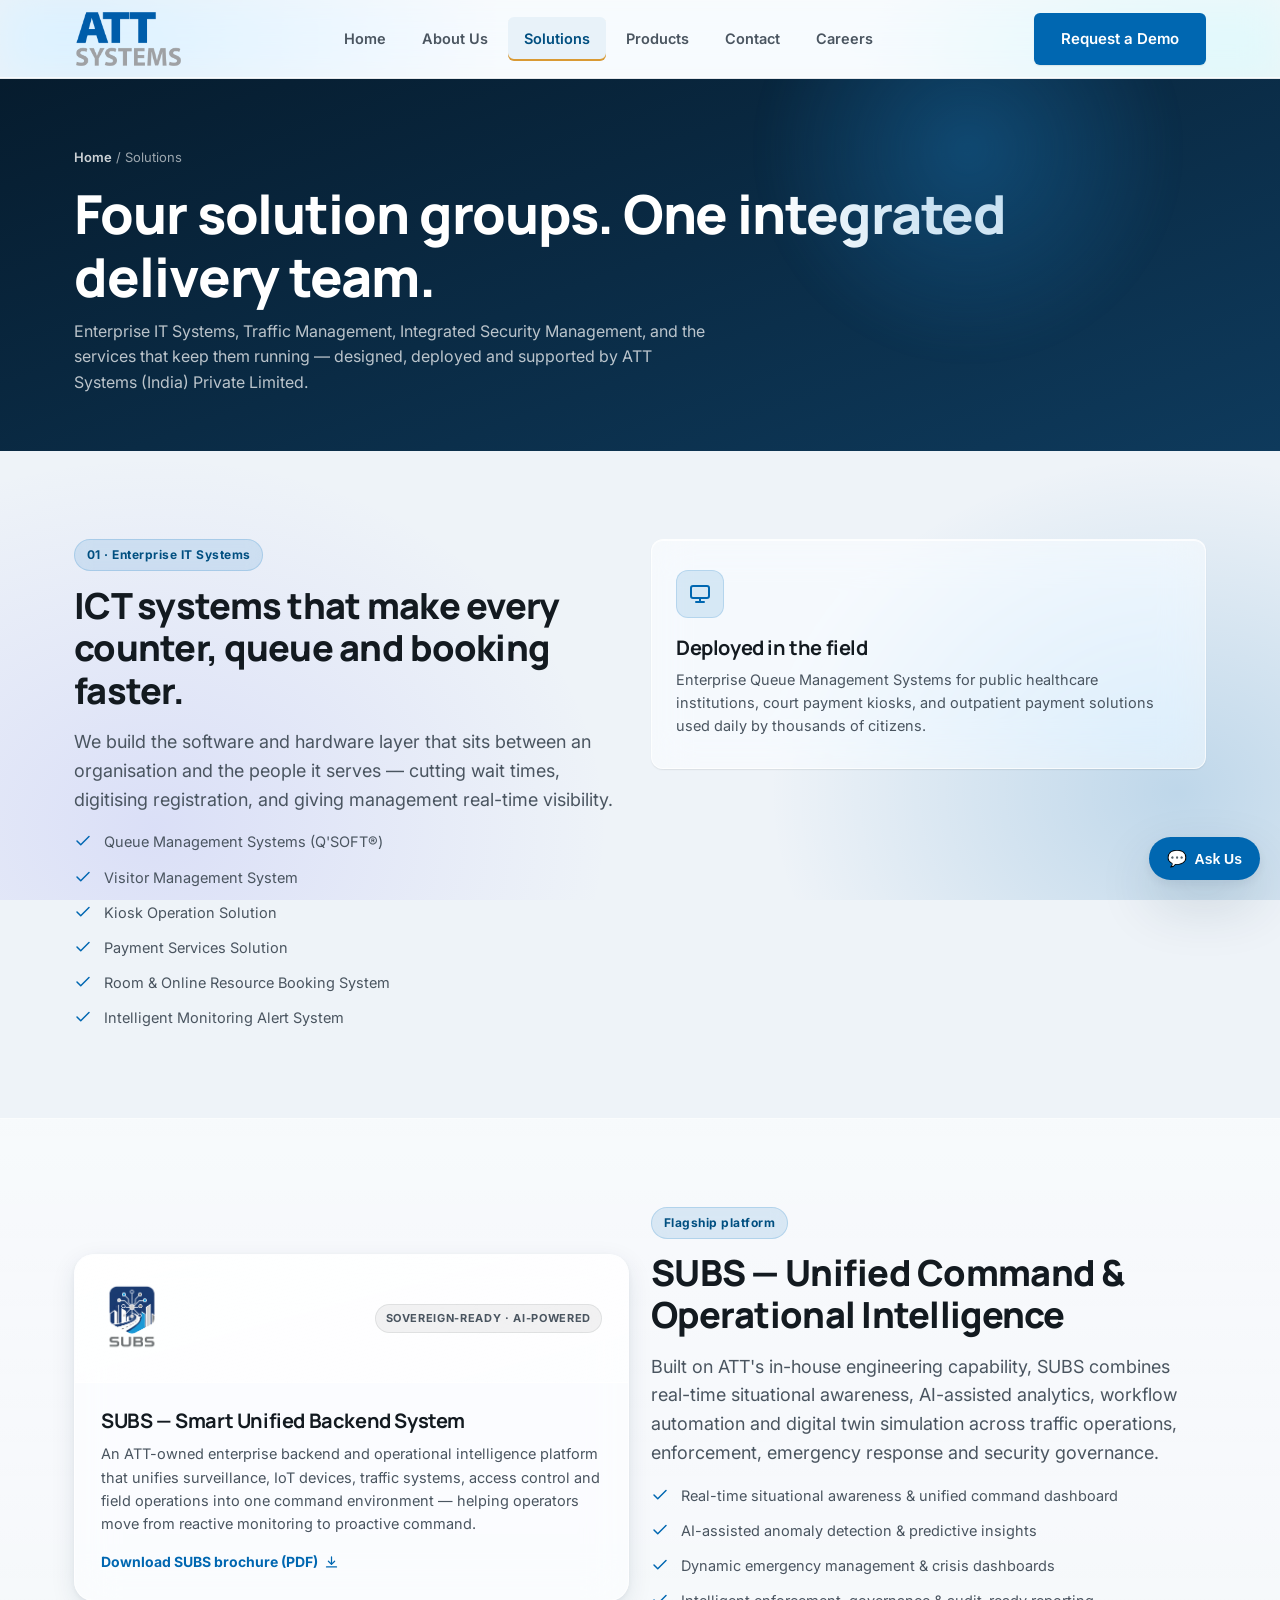
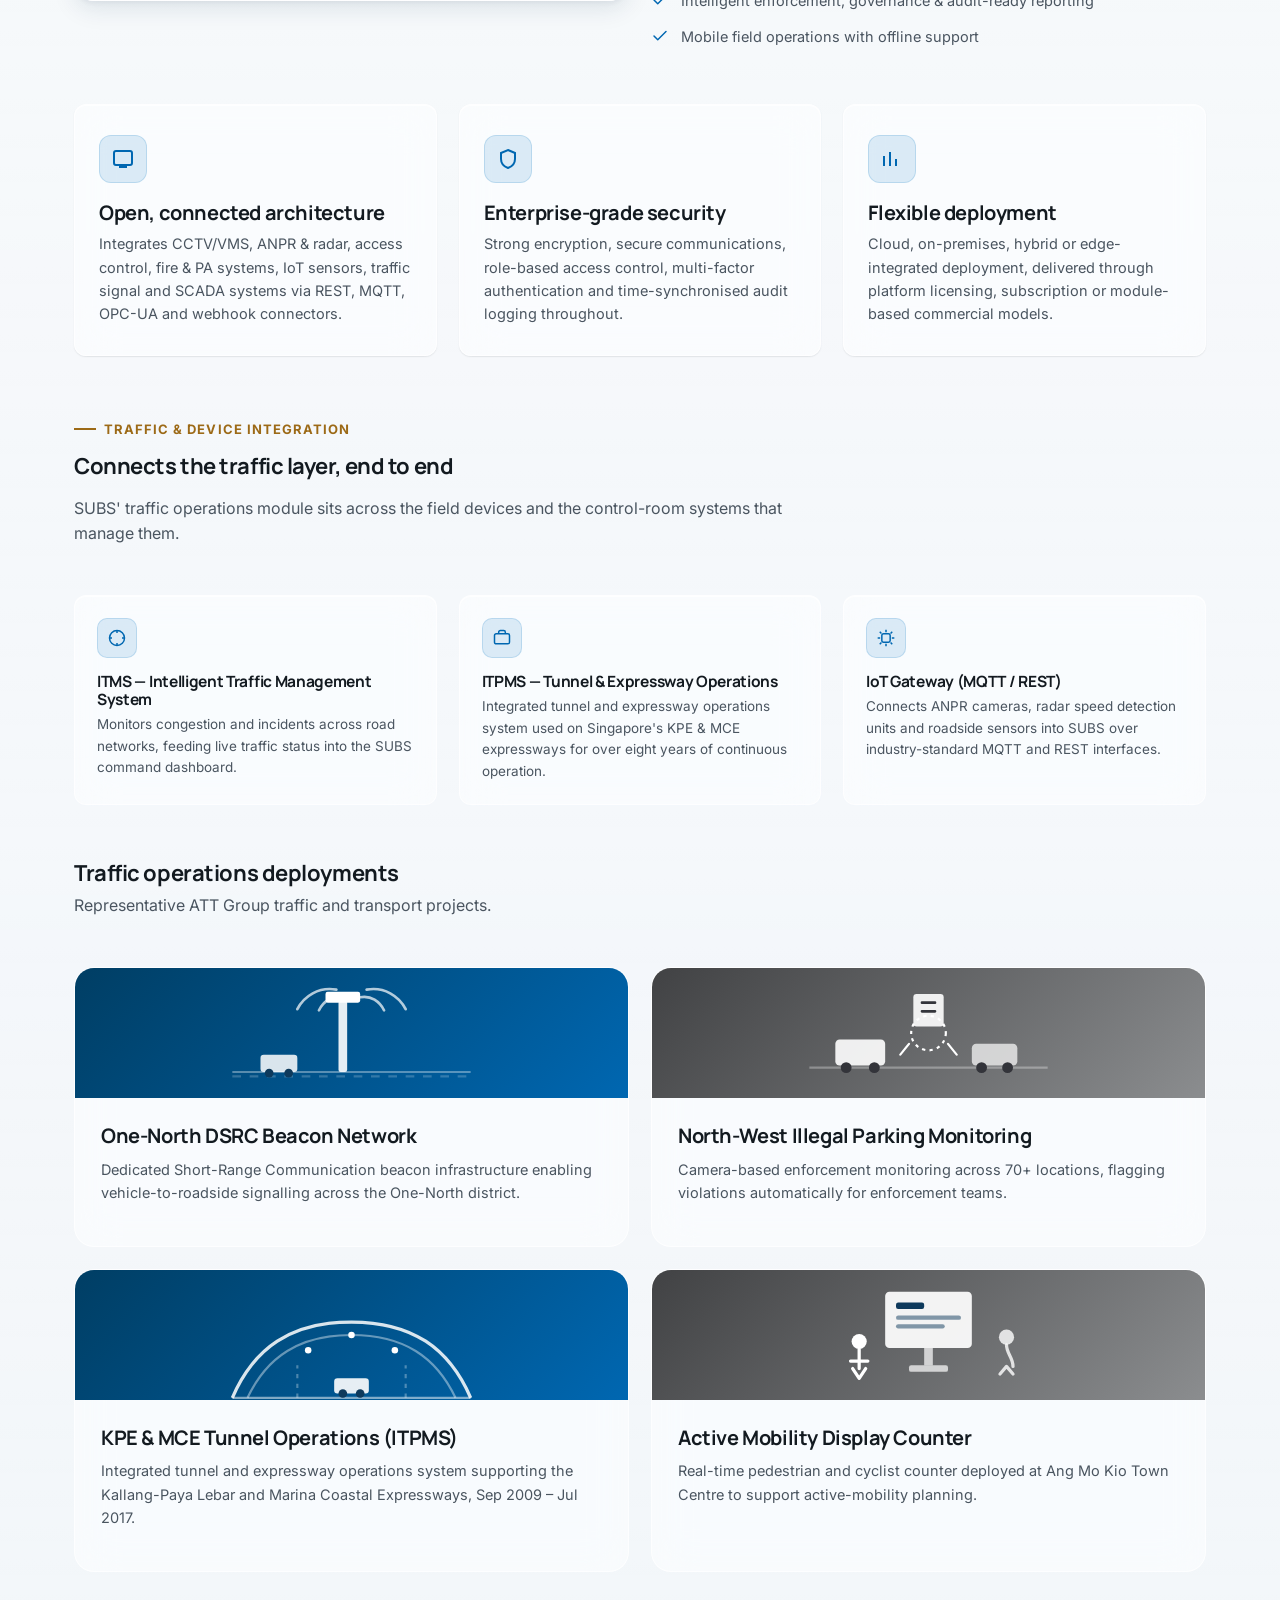
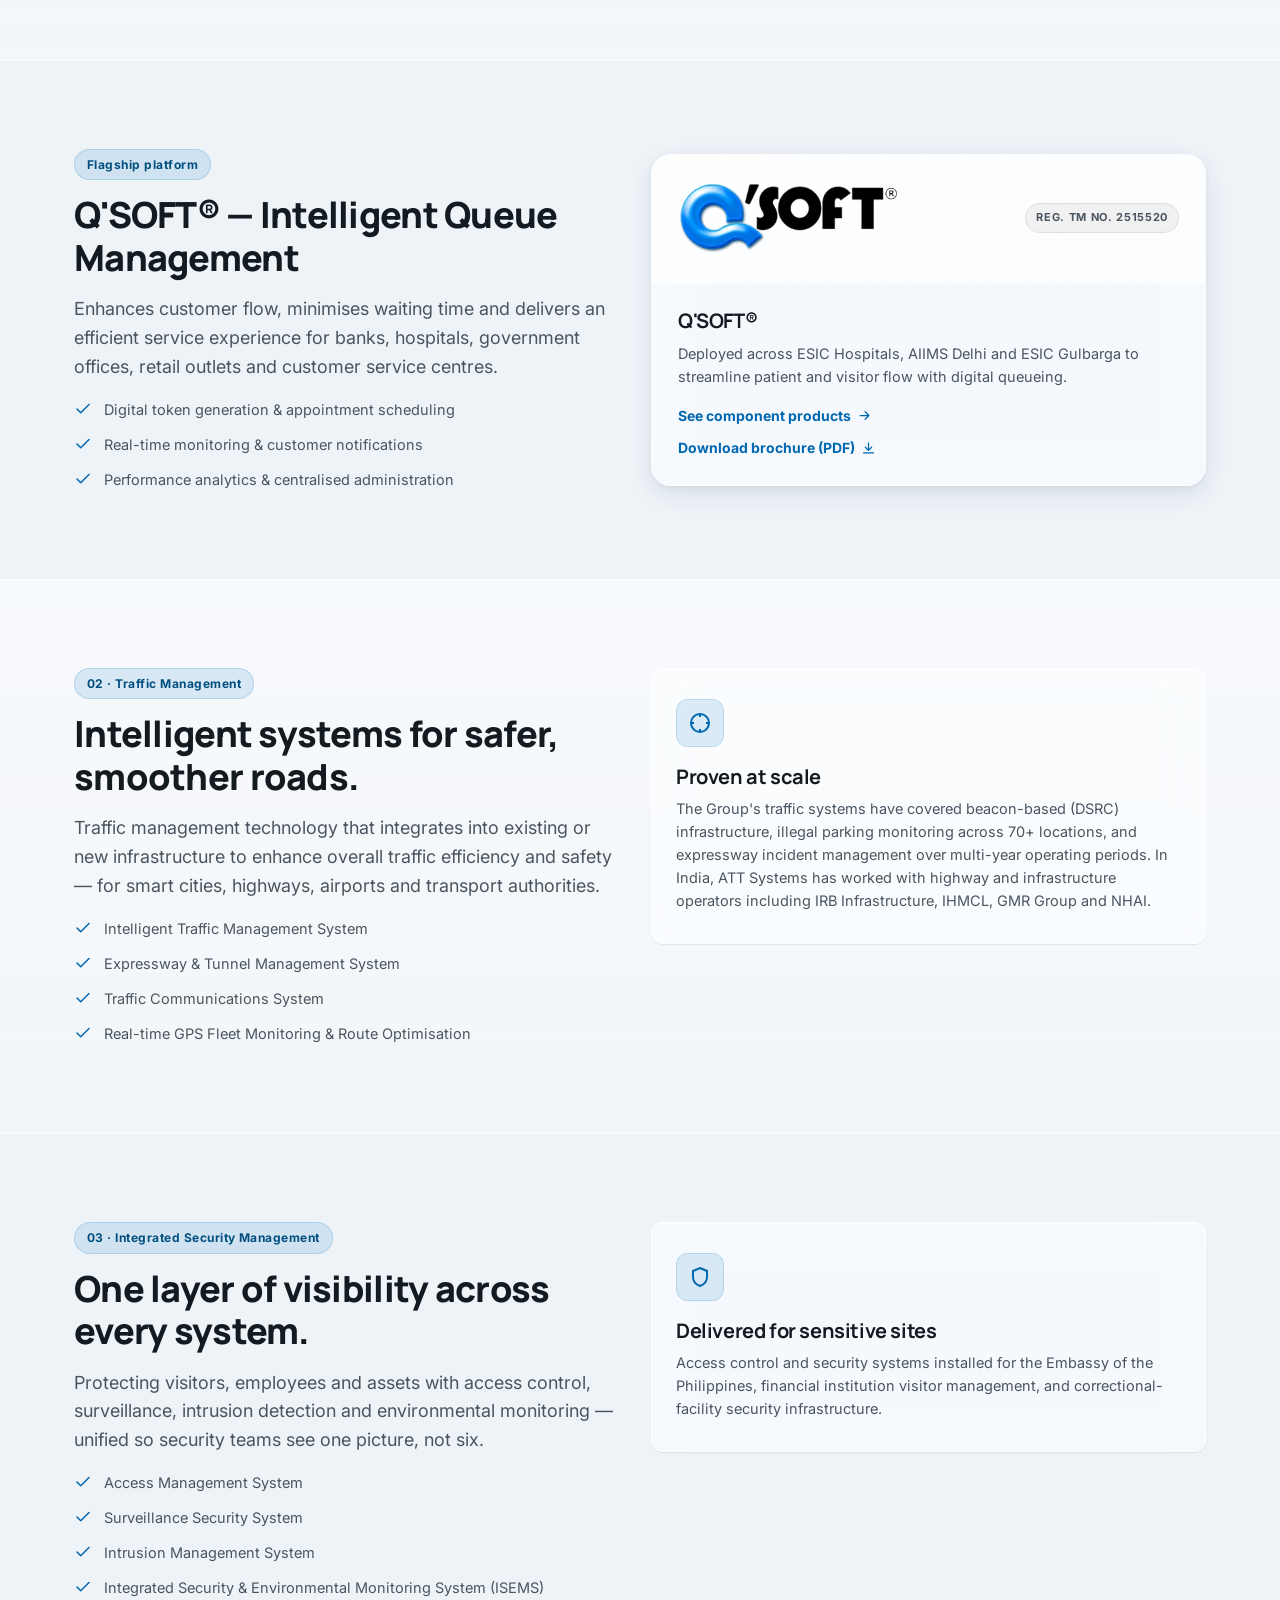
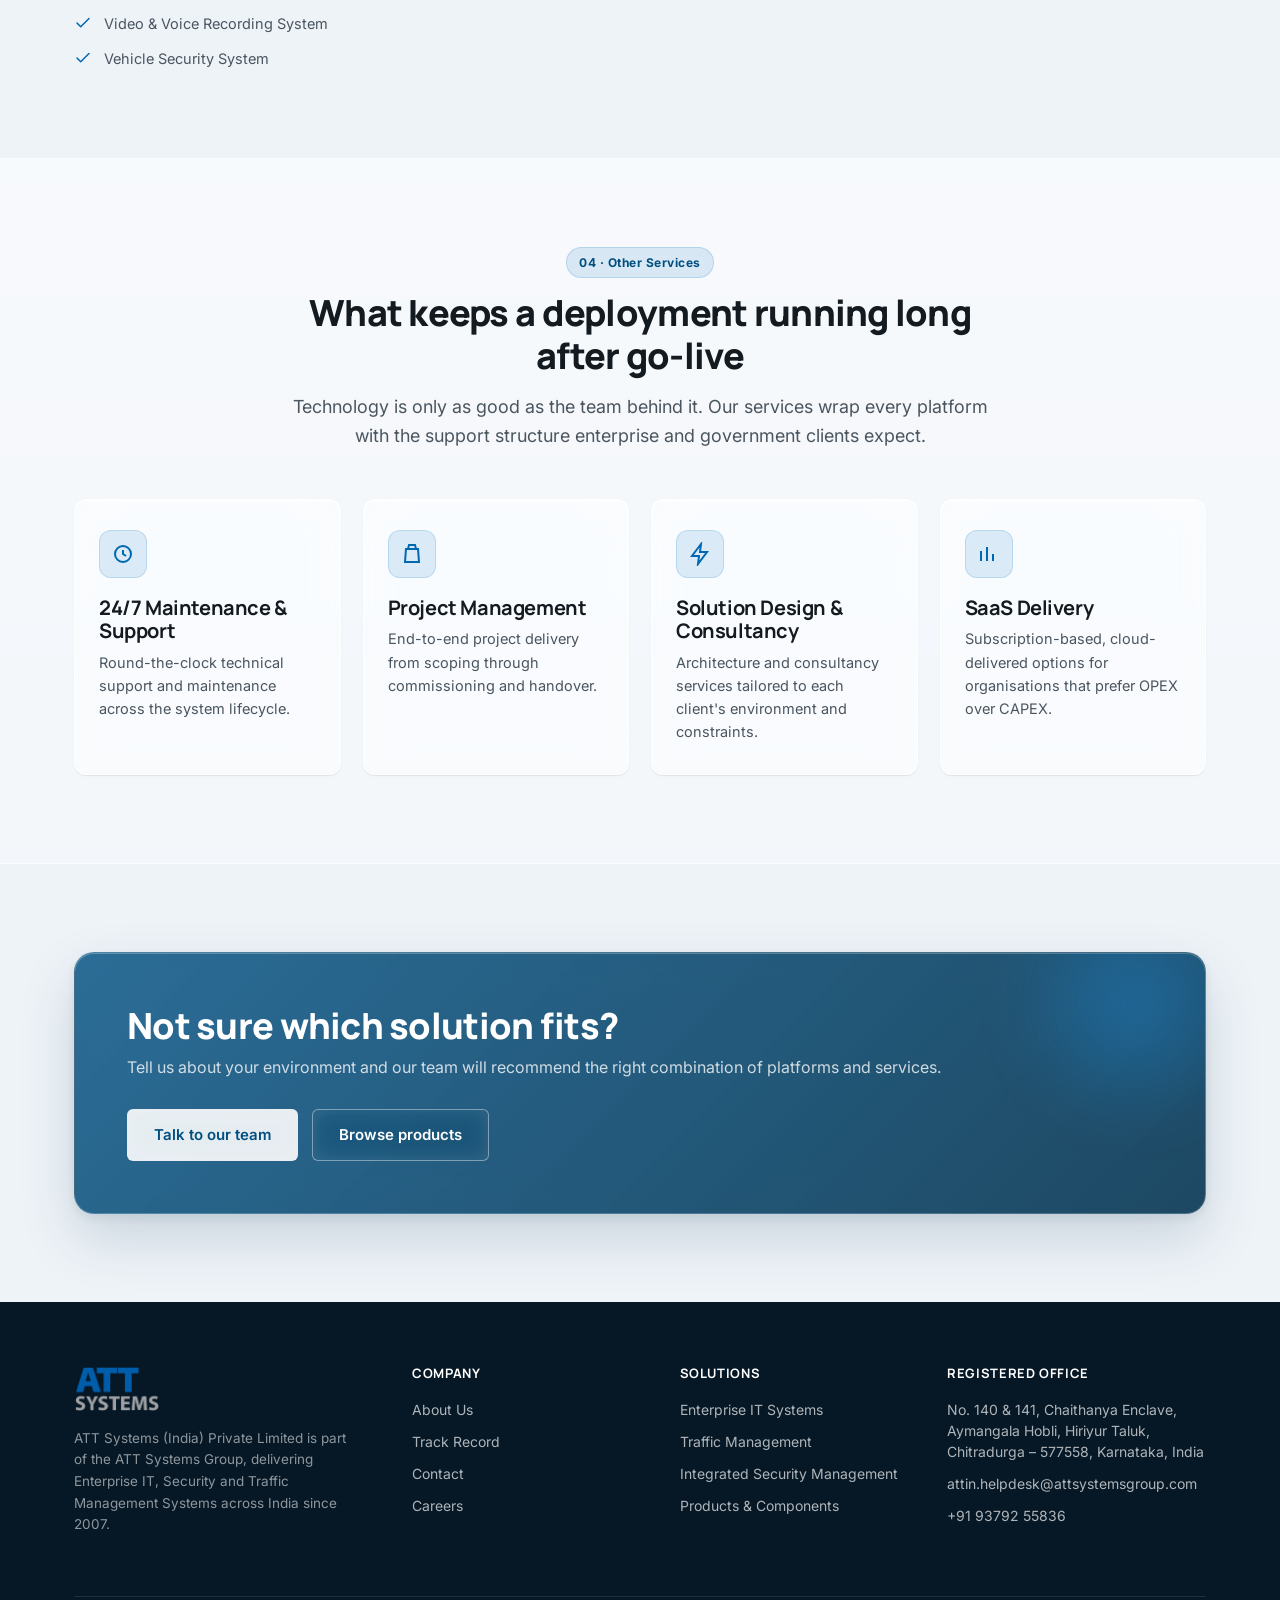
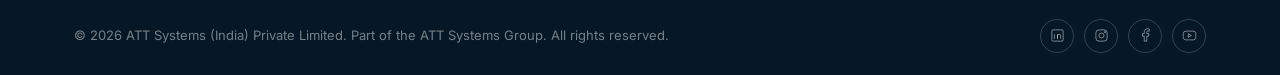
<file: solutions.html>
<!DOCTYPE html>
<html lang="en">
<head>
<meta charset="UTF-8">
<meta name="viewport" content="width=device-width, initial-scale=1.0">
<title>Solutions | ATT Systems (India) Private Limited</title>
<meta name="description" content="Enterprise IT Systems, Traffic Management, Integrated Security Management and the SUBS/Q'SOFT&reg; platforms delivered by ATT Systems (India) Private Limited.">
<link rel="icon" type="image/png" href="assets/img/att-logo.png">
<link rel="stylesheet" href="assets/css/style.css">
<link rel="preconnect" href="https://fonts.googleapis.com">
<link rel="preconnect" href="https://fonts.gstatic.com" crossorigin>
<link href="https://fonts.googleapis.com/css2?family=Inter:wght@400;500;600;700;800&family=Manrope:wght@600;700;800&display=swap" rel="stylesheet">
</head>
<body>

<header class="site-header">
  <div class="container header-bar">
    <a href="index.html" class="brand"><img src="assets/img/att-logo-trim.png" alt="ATT Systems"></a>
    <nav class="nav" id="siteNav">
      <a href="index.html">Home</a>
      <a href="about.html">About Us</a>
      <a href="solutions.html" class="active">Solutions</a>
      <a href="products.html">Products</a>
      <a href="contact.html">Contact</a>
      <a href="careers.html">Careers</a>
    </nav>
    <div class="header-actions">
      <a href="contact.html" class="btn btn-primary">Request a Demo</a>
      <button class="nav-toggle" id="navToggle" aria-label="Toggle menu" aria-expanded="false">
        <svg viewBox="0 0 24 24" fill="none" stroke="currentColor" stroke-width="2"><path d="M4 6h16M4 12h16M4 18h16" stroke-linecap="round"/></svg>
      </button>
    </div>
  </div>
</header>

<section class="page-hero">
  <div class="container">
    <div class="breadcrumb"><a href="index.html">Home</a> / Solutions</div>
    <h1>Four solution groups. One integrated delivery team.</h1>
    <p>Enterprise IT Systems, Traffic Management, Integrated Security Management, and the services that keep them running — designed, deployed and supported by ATT Systems (India) Private Limited.</p>
  </div>
</section>

<!-- ENTERPRISE IT -->
<section class="section" id="enterprise-it">
  <div class="container">
    <div class="grid-2" style="align-items:flex-start;">
      <div>
        <div class="tag-pill">01 · Enterprise IT Systems</div>
        <h2>ICT systems that make every counter, queue and booking faster.</h2>
        <p class="lead">We build the software and hardware layer that sits between an organisation and the people it serves — cutting wait times, digitising registration, and giving management real-time visibility.</p>
        <ul class="check-list">
          <li><svg viewBox="0 0 24 24" fill="none" stroke="currentColor" stroke-width="2"><path d="M20 6L9 17l-5-5" stroke-linecap="round" stroke-linejoin="round"/></svg> Queue Management Systems (Q'SOFT&reg;)</li>
          <li><svg viewBox="0 0 24 24" fill="none" stroke="currentColor" stroke-width="2"><path d="M20 6L9 17l-5-5" stroke-linecap="round" stroke-linejoin="round"/></svg> Visitor Management System</li>
          <li><svg viewBox="0 0 24 24" fill="none" stroke="currentColor" stroke-width="2"><path d="M20 6L9 17l-5-5" stroke-linecap="round" stroke-linejoin="round"/></svg> Kiosk Operation Solution</li>
          <li><svg viewBox="0 0 24 24" fill="none" stroke="currentColor" stroke-width="2"><path d="M20 6L9 17l-5-5" stroke-linecap="round" stroke-linejoin="round"/></svg> Payment Services Solution</li>
          <li><svg viewBox="0 0 24 24" fill="none" stroke="currentColor" stroke-width="2"><path d="M20 6L9 17l-5-5" stroke-linecap="round" stroke-linejoin="round"/></svg> Room &amp; Online Resource Booking System</li>
          <li><svg viewBox="0 0 24 24" fill="none" stroke="currentColor" stroke-width="2"><path d="M20 6L9 17l-5-5" stroke-linecap="round" stroke-linejoin="round"/></svg> Intelligent Monitoring Alert System</li>
        </ul>
      </div>
      <div class="pillar">
        <div class="pillar-icon"><svg viewBox="0 0 24 24" fill="none" stroke="currentColor" stroke-width="2"><rect x="3" y="4" width="18" height="12" rx="2"/><path d="M8 20h8M12 16v4" stroke-linecap="round"/></svg></div>
        <h3>Deployed in the field</h3>
        <p>Enterprise Queue Management Systems for public healthcare institutions, court payment kiosks, and outpatient payment solutions used daily by thousands of citizens.</p>
      </div>
    </div>
  </div>
</section>

<!-- SUBS -->
<section class="section section-alt" id="subs">
  <div class="container">
    <div class="grid-2" style="align-items:center;">
      <div class="card" style="box-shadow:var(--shadow-md);">
        <div class="card-top light">
          <img src="assets/img/products/subs-logo.png" alt="SUBS" class="product-logo">
          <span class="tag">Sovereign-ready &middot; AI-powered</span>
        </div>
        <div class="card-body">
          <h3>SUBS — Smart Unified Backend System</h3>
          <p>An ATT-owned enterprise backend and operational intelligence platform that unifies surveillance, IoT devices, traffic systems, access control and field operations into one command environment — helping operators move from reactive monitoring to proactive command.</p>
          <a href="assets/brochures/subs-brochure.pdf?v=20261012-0957" class="card-link" download="ATT-SUBS-Brochure.pdf">Download SUBS brochure (PDF) <svg viewBox="0 0 24 24" fill="none" stroke="currentColor" stroke-width="2"><path d="M12 3v12m0 0l-5-5m5 5l5-5M4 19h16" stroke-linecap="round" stroke-linejoin="round"/></svg></a>
        </div>
      </div>
      <div>
        <div class="tag-pill">Flagship platform</div>
        <h2>SUBS — Unified Command &amp; Operational Intelligence</h2>
        <p class="lead">Built on ATT's in-house engineering capability, SUBS combines real-time situational awareness, AI-assisted analytics, workflow automation and digital twin simulation across traffic operations, enforcement, emergency response and security governance.</p>
        <ul class="check-list">
          <li><svg viewBox="0 0 24 24" fill="none" stroke="currentColor" stroke-width="2"><path d="M20 6L9 17l-5-5" stroke-linecap="round" stroke-linejoin="round"/></svg> Real-time situational awareness &amp; unified command dashboard</li>
          <li><svg viewBox="0 0 24 24" fill="none" stroke="currentColor" stroke-width="2"><path d="M20 6L9 17l-5-5" stroke-linecap="round" stroke-linejoin="round"/></svg> AI-assisted anomaly detection &amp; predictive insights</li>
          <li><svg viewBox="0 0 24 24" fill="none" stroke="currentColor" stroke-width="2"><path d="M20 6L9 17l-5-5" stroke-linecap="round" stroke-linejoin="round"/></svg> Dynamic emergency management &amp; crisis dashboards</li>
          <li><svg viewBox="0 0 24 24" fill="none" stroke="currentColor" stroke-width="2"><path d="M20 6L9 17l-5-5" stroke-linecap="round" stroke-linejoin="round"/></svg> Intelligent enforcement, governance &amp; audit-ready reporting</li>
          <li><svg viewBox="0 0 24 24" fill="none" stroke="currentColor" stroke-width="2"><path d="M20 6L9 17l-5-5" stroke-linecap="round" stroke-linejoin="round"/></svg> Mobile field operations with offline support</li>
        </ul>
      </div>
    </div>

    <div class="grid-3" style="margin-top:56px;">
      <div class="pillar">
        <div class="pillar-icon"><svg viewBox="0 0 24 24" fill="none" stroke="currentColor" stroke-width="2"><rect x="3" y="4" width="18" height="14" rx="2"/><path d="M8 20h8M12 18v2"/></svg></div>
        <h3>Open, connected architecture</h3>
        <p>Integrates CCTV/VMS, ANPR &amp; radar, access control, fire &amp; PA systems, IoT sensors, traffic signal and SCADA systems via REST, MQTT, OPC-UA and webhook connectors.</p>
      </div>
      <div class="pillar">
        <div class="pillar-icon"><svg viewBox="0 0 24 24" fill="none" stroke="currentColor" stroke-width="2"><path d="M12 3l7 3v6c0 4.5-3 7.5-7 9-4-1.5-7-4.5-7-9V6l7-3z"/></svg></div>
        <h3>Enterprise-grade security</h3>
        <p>Strong encryption, secure communications, role-based access control, multi-factor authentication and time-synchronised audit logging throughout.</p>
      </div>
      <div class="pillar">
        <div class="pillar-icon"><svg viewBox="0 0 24 24" fill="none" stroke="currentColor" stroke-width="2"><path d="M4 19V9m6 10V5m6 14v-7"/></svg></div>
        <h3>Flexible deployment</h3>
        <p>Cloud, on-premises, hybrid or edge-integrated deployment, delivered through platform licensing, subscription or module-based commercial models.</p>
      </div>
    </div>

    <div class="section-head" style="margin-top:56px;">
      <div class="eyebrow">Traffic &amp; device integration</div>
      <h3 style="font-size:22px;">Connects the traffic layer, end to end</h3>
      <p>SUBS' traffic operations module sits across the field devices and the control-room systems that manage them.</p>
    </div>
    <div class="grid-3" style="margin-bottom:56px;">
      <div class="tile">
        <div class="tile-icon"><svg viewBox="0 0 24 24" fill="none" stroke="currentColor" stroke-width="1.8"><circle cx="12" cy="12" r="9"/><path d="M12 3v3M12 18v3M3 12h3M18 12h3"/></svg></div>
        <h4>ITMS — Intelligent Traffic Management System</h4>
        <p>Monitors congestion and incidents across road networks, feeding live traffic status into the SUBS command dashboard.</p>
      </div>
      <div class="tile">
        <div class="tile-icon"><svg viewBox="0 0 24 24" fill="none" stroke="currentColor" stroke-width="1.8"><rect x="3" y="7" width="18" height="12" rx="2"/><path d="M8 7V5a2 2 0 012-2h4a2 2 0 012 2v2"/></svg></div>
        <h4>ITPMS — Tunnel &amp; Expressway Operations</h4>
        <p>Integrated tunnel and expressway operations system used on Singapore's KPE &amp; MCE expressways for over eight years of continuous operation.</p>
      </div>
      <div class="tile">
        <div class="tile-icon"><svg viewBox="0 0 24 24" fill="none" stroke="currentColor" stroke-width="1.8"><rect x="7" y="7" width="10" height="10" rx="2"/><path d="M12 2v3M12 19v3M2 12h3M19 12h3M4.5 4.5l2 2M17.5 17.5l2 2M4.5 19.5l2-2M17.5 6.5l2-2"/></svg></div>
        <h4>IoT Gateway (MQTT / REST)</h4>
        <p>Connects ANPR cameras, radar speed detection units and roadside sensors into SUBS over industry-standard MQTT and REST interfaces.</p>
      </div>
    </div>

    <div class="section-head" style="margin-top:8px;">
      <h3 style="font-size:22px;margin-bottom:6px;">Traffic operations deployments</h3>
      <p style="margin:0;">Representative ATT Group traffic and transport projects.</p>
    </div>
    <div class="grid-2">
      <div class="card">
        <div class="card-top project-art">
          <svg viewBox="0 0 220 120" fill="none" xmlns="http://www.w3.org/2000/svg">
            <path d="M0 96h220" stroke="rgba(255,255,255,0.35)" stroke-width="2"/>
            <path d="M0 100h220" stroke="rgba(255,255,255,0.2)" stroke-dasharray="8 8" stroke-width="2"/>
            <rect x="98" y="30" width="8" height="66" rx="2" fill="#fff" fill-opacity="0.9"/>
            <rect x="86" y="22" width="32" height="10" rx="2" fill="#fff"/>
            <path d="M118 27c10-2 18 4 22 12M124 20c16-3 30 6 36 18M102 27c-10-2-18 4-22 12M96 20c-16-3-30 6-36 18" stroke="#fff" stroke-opacity="0.7" stroke-width="2.5" stroke-linecap="round"/>
            <rect x="26" y="80" width="34" height="16" rx="3" fill="#fff" fill-opacity="0.85"/>
            <circle cx="34" cy="97" r="4" fill="#0e3a5c"/><circle cx="52" cy="97" r="4" fill="#0e3a5c"/>
          </svg>
        </div>
        <div class="card-body">
          <h3>One-North DSRC Beacon Network</h3>
          <p>Dedicated Short-Range Communication beacon infrastructure enabling vehicle-to-roadside signalling across the One-North district.</p>
        </div>
      </div>

      <div class="card">
        <div class="card-top project-art alt">
          <svg viewBox="0 0 220 120" fill="none" xmlns="http://www.w3.org/2000/svg">
            <path d="M0 92h220" stroke="rgba(255,255,255,0.3)" stroke-width="2"/>
            <rect x="24" y="66" width="46" height="24" rx="4" fill="#fff" fill-opacity="0.9"/>
            <circle cx="34" cy="92" r="5" fill="#33343a"/><circle cx="60" cy="92" r="5" fill="#33343a"/>
            <rect x="150" y="70" width="42" height="20" rx="4" fill="#fff" fill-opacity="0.7"/>
            <circle cx="159" cy="92" r="5" fill="#33343a"/><circle cx="183" cy="92" r="5" fill="#33343a"/>
            <rect x="96" y="24" width="28" height="30" rx="3" fill="#fff" fill-opacity="0.9"/>
            <path d="M104 32h12M104 40h12" stroke="#33343a" stroke-width="2.5" stroke-linecap="round"/>
            <circle cx="110" cy="60" r="16" stroke="#fff" stroke-width="2" stroke-dasharray="3 4"/>
            <path d="M92 70l-8 10M128 70l8 10" stroke="#fff" stroke-width="2" stroke-linecap="round"/>
          </svg>
        </div>
        <div class="card-body">
          <h3>North-West Illegal Parking Monitoring</h3>
          <p>Camera-based enforcement monitoring across 70+ locations, flagging violations automatically for enforcement teams.</p>
        </div>
      </div>

      <div class="card">
        <div class="card-top project-art">
          <svg viewBox="0 0 220 120" fill="none" xmlns="http://www.w3.org/2000/svg">
            <path d="M0 118c20-46 54-70 110-70s90 24 110 70" stroke="#fff" stroke-opacity="0.85" stroke-width="3"/>
            <path d="M14 118c18-38 48-58 96-58s78 20 96 58" stroke="#fff" stroke-opacity="0.4" stroke-width="2"/>
            <path d="M0 118h220" stroke="#fff" stroke-opacity="0.5" stroke-width="2"/>
            <path d="M60 118v-30M160 118v-30" stroke="#fff" stroke-opacity="0.3" stroke-width="2" stroke-dasharray="4 5"/>
            <circle cx="70" cy="74" r="3" fill="#fff"/><circle cx="110" cy="60" r="3" fill="#fff"/><circle cx="150" cy="74" r="3" fill="#fff"/>
            <rect x="94" y="100" width="32" height="14" rx="3" fill="#fff" fill-opacity="0.9"/>
            <circle cx="102" cy="114" r="4" fill="#0e3a5c"/><circle cx="118" cy="114" r="4" fill="#0e3a5c"/>
          </svg>
        </div>
        <div class="card-body">
          <h3>KPE &amp; MCE Tunnel Operations (ITPMS)</h3>
          <p>Integrated tunnel and expressway operations system supporting the Kallang-Paya Lebar and Marina Coastal Expressways, Sep 2009 &ndash; Jul 2017.</p>
        </div>
      </div>

      <div class="card">
        <div class="card-top project-art alt">
          <svg viewBox="0 0 220 120" fill="none" xmlns="http://www.w3.org/2000/svg">
            <rect x="70" y="20" width="80" height="52" rx="4" fill="#fff" fill-opacity="0.92"/>
            <rect x="80" y="30" width="26" height="6" rx="2" fill="#0e3a5c"/>
            <rect x="80" y="42" width="60" height="4" rx="2" fill="#0e3a5c" fill-opacity="0.5"/>
            <rect x="80" y="50" width="45" height="4" rx="2" fill="#0e3a5c" fill-opacity="0.5"/>
            <rect x="106" y="72" width="8" height="16" fill="#fff" fill-opacity="0.7"/>
            <rect x="92" y="88" width="36" height="6" rx="2" fill="#fff" fill-opacity="0.7"/>
            <circle cx="46" cy="66" r="7" fill="#fff"/>
            <path d="M46 73v18M38 84h16M40 91l6 9M52 91l-6 9" stroke="#fff" stroke-width="3" stroke-linecap="round"/>
            <circle cx="182" cy="62" r="7" fill="#fff" fill-opacity="0.8"/>
            <path d="M182 69c0 8 6 12 6 20M176 96l6-7 6 7" stroke="#fff" stroke-opacity="0.8" stroke-width="3" stroke-linecap="round" stroke-linejoin="round"/>
          </svg>
        </div>
        <div class="card-body">
          <h3>Active Mobility Display Counter</h3>
          <p>Real-time pedestrian and cyclist counter deployed at Ang Mo Kio Town Centre to support active-mobility planning.</p>
        </div>
      </div>
    </div>
  </div>
</section>

<!-- QSOFT -->
<section class="section" id="qsoft">
  <div class="container">
    <div class="grid-2" style="align-items:center;">
      <div>
        <div class="tag-pill">Flagship platform</div>
        <h2>Q'SOFT&reg; — Intelligent Queue Management</h2>
        <p class="lead">Enhances customer flow, minimises waiting time and delivers an efficient service experience for banks, hospitals, government offices, retail outlets and customer service centres.</p>
        <ul class="check-list">
          <li><svg viewBox="0 0 24 24" fill="none" stroke="currentColor" stroke-width="2"><path d="M20 6L9 17l-5-5" stroke-linecap="round" stroke-linejoin="round"/></svg> Digital token generation &amp; appointment scheduling</li>
          <li><svg viewBox="0 0 24 24" fill="none" stroke="currentColor" stroke-width="2"><path d="M20 6L9 17l-5-5" stroke-linecap="round" stroke-linejoin="round"/></svg> Real-time monitoring &amp; customer notifications</li>
          <li><svg viewBox="0 0 24 24" fill="none" stroke="currentColor" stroke-width="2"><path d="M20 6L9 17l-5-5" stroke-linecap="round" stroke-linejoin="round"/></svg> Performance analytics &amp; centralised administration</li>
        </ul>
      </div>
      <div class="card" style="box-shadow:var(--shadow-md);">
        <div class="card-top light"><img src="assets/img/products/qsoft-logo.png" alt="Q'SOFT" class="product-logo"><span class="tag">Reg. TM No. 2515520</span></div>
        <div class="card-body">
          <h3>Q'SOFT&reg;</h3>
          <p>Deployed across ESIC Hospitals, AIIMS Delhi and ESIC Gulbarga to streamline patient and visitor flow with digital queueing.</p>
          <div class="card-links">
            <a href="products.html" class="card-link">See component products <svg viewBox="0 0 24 24" fill="none" stroke="currentColor" stroke-width="2"><path d="M5 12h14M13 6l6 6-6 6" stroke-linecap="round" stroke-linejoin="round"/></svg></a>
            <a href="assets/brochures/qsoft-brochure.pdf?v=20261012-0959" class="card-link" download="ATT-QSOFT-Brochure.pdf">Download brochure (PDF) <svg viewBox="0 0 24 24" fill="none" stroke="currentColor" stroke-width="2"><path d="M12 3v12m0 0l-5-5m5 5l5-5M4 19h16" stroke-linecap="round" stroke-linejoin="round"/></svg></a>
          </div>
        </div>
      </div>
    </div>
  </div>
</section>

<!-- TRAFFIC -->
<section class="section section-alt" id="traffic">
  <div class="container">
    <div class="grid-2" style="align-items:flex-start;">
      <div>
        <div class="tag-pill">02 · Traffic Management</div>
        <h2>Intelligent systems for safer, smoother roads.</h2>
        <p class="lead">Traffic management technology that integrates into existing or new infrastructure to enhance overall traffic efficiency and safety — for smart cities, highways, airports and transport authorities.</p>
        <ul class="check-list">
          <li><svg viewBox="0 0 24 24" fill="none" stroke="currentColor" stroke-width="2"><path d="M20 6L9 17l-5-5" stroke-linecap="round" stroke-linejoin="round"/></svg> Intelligent Traffic Management System</li>
          <li><svg viewBox="0 0 24 24" fill="none" stroke="currentColor" stroke-width="2"><path d="M20 6L9 17l-5-5" stroke-linecap="round" stroke-linejoin="round"/></svg> Expressway &amp; Tunnel Management System</li>
          <li><svg viewBox="0 0 24 24" fill="none" stroke="currentColor" stroke-width="2"><path d="M20 6L9 17l-5-5" stroke-linecap="round" stroke-linejoin="round"/></svg> Traffic Communications System</li>
          <li><svg viewBox="0 0 24 24" fill="none" stroke="currentColor" stroke-width="2"><path d="M20 6L9 17l-5-5" stroke-linecap="round" stroke-linejoin="round"/></svg> Real-time GPS Fleet Monitoring &amp; Route Optimisation</li>
        </ul>
      </div>
      <div class="pillar">
        <div class="pillar-icon"><svg viewBox="0 0 24 24" fill="none" stroke="currentColor" stroke-width="2"><circle cx="12" cy="12" r="9"/><path d="M12 3v3M12 18v3M3 12h3M18 12h3"/></svg></div>
        <h3>Proven at scale</h3>
        <p>The Group's traffic systems have covered beacon-based (DSRC) infrastructure, illegal parking monitoring across 70+ locations, and expressway incident management over multi-year operating periods. In India, ATT Systems has worked with highway and infrastructure operators including IRB Infrastructure, IHMCL, GMR Group and NHAI.</p>
      </div>
    </div>
  </div>
</section>

<!-- SECURITY -->
<section class="section" id="security">
  <div class="container">
    <div class="grid-2" style="align-items:flex-start;">
      <div>
        <div class="tag-pill">03 · Integrated Security Management</div>
        <h2>One layer of visibility across every system.</h2>
        <p class="lead">Protecting visitors, employees and assets with access control, surveillance, intrusion detection and environmental monitoring — unified so security teams see one picture, not six.</p>
        <ul class="check-list">
          <li><svg viewBox="0 0 24 24" fill="none" stroke="currentColor" stroke-width="2"><path d="M20 6L9 17l-5-5" stroke-linecap="round" stroke-linejoin="round"/></svg> Access Management System</li>
          <li><svg viewBox="0 0 24 24" fill="none" stroke="currentColor" stroke-width="2"><path d="M20 6L9 17l-5-5" stroke-linecap="round" stroke-linejoin="round"/></svg> Surveillance Security System</li>
          <li><svg viewBox="0 0 24 24" fill="none" stroke="currentColor" stroke-width="2"><path d="M20 6L9 17l-5-5" stroke-linecap="round" stroke-linejoin="round"/></svg> Intrusion Management System</li>
          <li><svg viewBox="0 0 24 24" fill="none" stroke="currentColor" stroke-width="2"><path d="M20 6L9 17l-5-5" stroke-linecap="round" stroke-linejoin="round"/></svg> Integrated Security &amp; Environmental Monitoring System (ISEMS)</li>
          <li><svg viewBox="0 0 24 24" fill="none" stroke="currentColor" stroke-width="2"><path d="M20 6L9 17l-5-5" stroke-linecap="round" stroke-linejoin="round"/></svg> Video &amp; Voice Recording System</li>
          <li><svg viewBox="0 0 24 24" fill="none" stroke="currentColor" stroke-width="2"><path d="M20 6L9 17l-5-5" stroke-linecap="round" stroke-linejoin="round"/></svg> Vehicle Security System</li>
        </ul>
      </div>
      <div class="pillar">
        <div class="pillar-icon"><svg viewBox="0 0 24 24" fill="none" stroke="currentColor" stroke-width="2"><path d="M12 3l7 3v6c0 4.5-3 7.5-7 9-4-1.5-7-4.5-7-9V6l7-3z"/></svg></div>
        <h3>Delivered for sensitive sites</h3>
        <p>Access control and security systems installed for the Embassy of the Philippines, financial institution visitor management, and correctional-facility security infrastructure.</p>
      </div>
    </div>
  </div>
</section>

<!-- OTHER SERVICES -->
<section class="section section-alt" id="other-services">
  <div class="container">
    <div class="section-head center">
      <div class="tag-pill">04 · Other Services</div>
      <h2>What keeps a deployment running long after go-live</h2>
      <p class="lead">Technology is only as good as the team behind it. Our services wrap every platform with the support structure enterprise and government clients expect.</p>
    </div>
    <div class="grid-4">
      <div class="pillar">
        <div class="pillar-icon"><svg viewBox="0 0 24 24" fill="none" stroke="currentColor" stroke-width="2"><path d="M12 20a8 8 0 100-16 8 8 0 000 16z"/><path d="M12 8v4l3 2"/></svg></div>
        <h3>24/7 Maintenance &amp; Support</h3>
        <p>Round-the-clock technical support and maintenance across the system lifecycle.</p>
      </div>
      <div class="pillar">
        <div class="pillar-icon"><svg viewBox="0 0 24 24" fill="none" stroke="currentColor" stroke-width="2"><path d="M9 3h6l1 4H8l1-4zM6 7h12l1 13H5L6 7z"/></svg></div>
        <h3>Project Management</h3>
        <p>End-to-end project delivery from scoping through commissioning and handover.</p>
      </div>
      <div class="pillar">
        <div class="pillar-icon"><svg viewBox="0 0 24 24" fill="none" stroke="currentColor" stroke-width="2"><path d="M13 2L4 14h7l-1 8 9-12h-7l1-8z"/></svg></div>
        <h3>Solution Design &amp; Consultancy</h3>
        <p>Architecture and consultancy services tailored to each client's environment and constraints.</p>
      </div>
      <div class="pillar">
        <div class="pillar-icon"><svg viewBox="0 0 24 24" fill="none" stroke="currentColor" stroke-width="2"><path d="M4 19V9m6 10V5m6 14v-7"/></svg></div>
        <h3>SaaS Delivery</h3>
        <p>Subscription-based, cloud-delivered options for organisations that prefer OPEX over CAPEX.</p>
      </div>
    </div>
  </div>
</section>

<section class="section">
  <div class="container">
    <div class="cta-band">
      <div>
        <h2>Not sure which solution fits?</h2>
        <p>Tell us about your environment and our team will recommend the right combination of platforms and services.</p>
      </div>
      <div class="cta-actions">
        <a href="contact.html" class="btn btn-light">Talk to our team</a>
        <a href="products.html" class="btn btn-outline-light">Browse products</a>
      </div>
    </div>
  </div>
</section>

<footer class="site-footer">
  <div class="container">
    <div class="footer-grid">
      <div class="footer-brand">
        <img src="assets/img/att-logo-trim.png" alt="ATT Systems">
        <p>ATT Systems (India) Private Limited is part of the ATT Systems Group, delivering Enterprise IT, Security and Traffic Management Systems across India since 2007.</p>
      </div>
      <div class="footer-col">
        <h4>Company</h4>
        <ul>
          <li><a href="about.html">About Us</a></li>
          <li><a href="about.html#track-record">Track Record</a></li>
          <li><a href="contact.html">Contact</a></li>
          <li><a href="careers.html">Careers</a></li>
        </ul>
      </div>
      <div class="footer-col">
        <h4>Solutions</h4>
        <ul>
          <li><a href="solutions.html#enterprise-it">Enterprise IT Systems</a></li>
          <li><a href="solutions.html#traffic">Traffic Management</a></li>
          <li><a href="solutions.html#security">Integrated Security Management</a></li>
          <li><a href="products.html">Products &amp; Components</a></li>
        </ul>
      </div>
      <div class="footer-col">
        <h4>Registered Office</h4>
        <ul>
          <li>No. 140 &amp; 141, Chaithanya Enclave,<br>Aymangala Hobli, Hiriyur Taluk,<br>Chitradurga – 577558, Karnataka, India</li>
          <li><a href="mailto:attin.helpdesk@attsystemsgroup.com">attin.helpdesk@attsystemsgroup.com</a></li>
          <li><a href="tel:+919379255836">+91 93792 55836</a></li>
        </ul>
      </div>
    </div>
    <div class="footer-bottom">
      <span>&copy; <span id="year"></span> ATT Systems (India) Private Limited. Part of the ATT Systems Group. All rights reserved.</span>
      <div class="socials">
        <a href="https://www.linkedin.com/company/att-systems-india-private-limited/" target="_blank" rel="noopener" aria-label="LinkedIn"><svg viewBox="0 0 24 24" fill="none" stroke="currentColor" stroke-width="1.6"><rect x="3" y="3" width="18" height="18" rx="2"/><path d="M7 10v7M7 7v.01M12 17v-4.5a2.5 2.5 0 015 0V17M12 10v7"/></svg></a>
        <a href="https://www.instagram.com/attsystemsindia/" target="_blank" rel="noopener noreferrer" aria-label="Instagram"> <svg viewBox="0 0 24 24" fill="none" stroke="currentColor" stroke-width="1.6"> <rect x="3" y="3" width="18" height="18" rx="5"/> <circle cx="12" cy="12" r="4"/> <circle cx="17.5" cy="6.5" r="0.8" fill="currentColor"/></svg> </a> 
<!-- Facebook -->
<a href="https://www.facebook.com/attgroupofficial"
   target="_blank"
   rel="noopener noreferrer"
   aria-label="ATT Group Facebook">
    <svg viewBox="0 0 24 24"
         fill="none"
         stroke="currentColor"
         stroke-width="1.6">
        <path d="M14 21v-8h3l.5-4H14V7c0-1.2.4-2 2-2h2V1.5C17.3 1.3 16.3 1.2 15.2 1.2 11.8 1.2 10 3.2 10 6.7V9H7v4h3v8h4z"/>
    </svg>
</a>
        <a href="https://www.youtube.com" target="_blank" rel="noopener" aria-label="YouTube"><svg viewBox="0 0 24 24" fill="none" stroke="currentColor" stroke-width="1.6"><rect x="2" y="5" width="20" height="14" rx="4"/><path d="M10 9l5 3-5 3V9z"/></svg></a>
      </div>
    </div>
  </div>
</footer>

<script src="assets/js/main.js"></script>
</body>
</html>
</file>
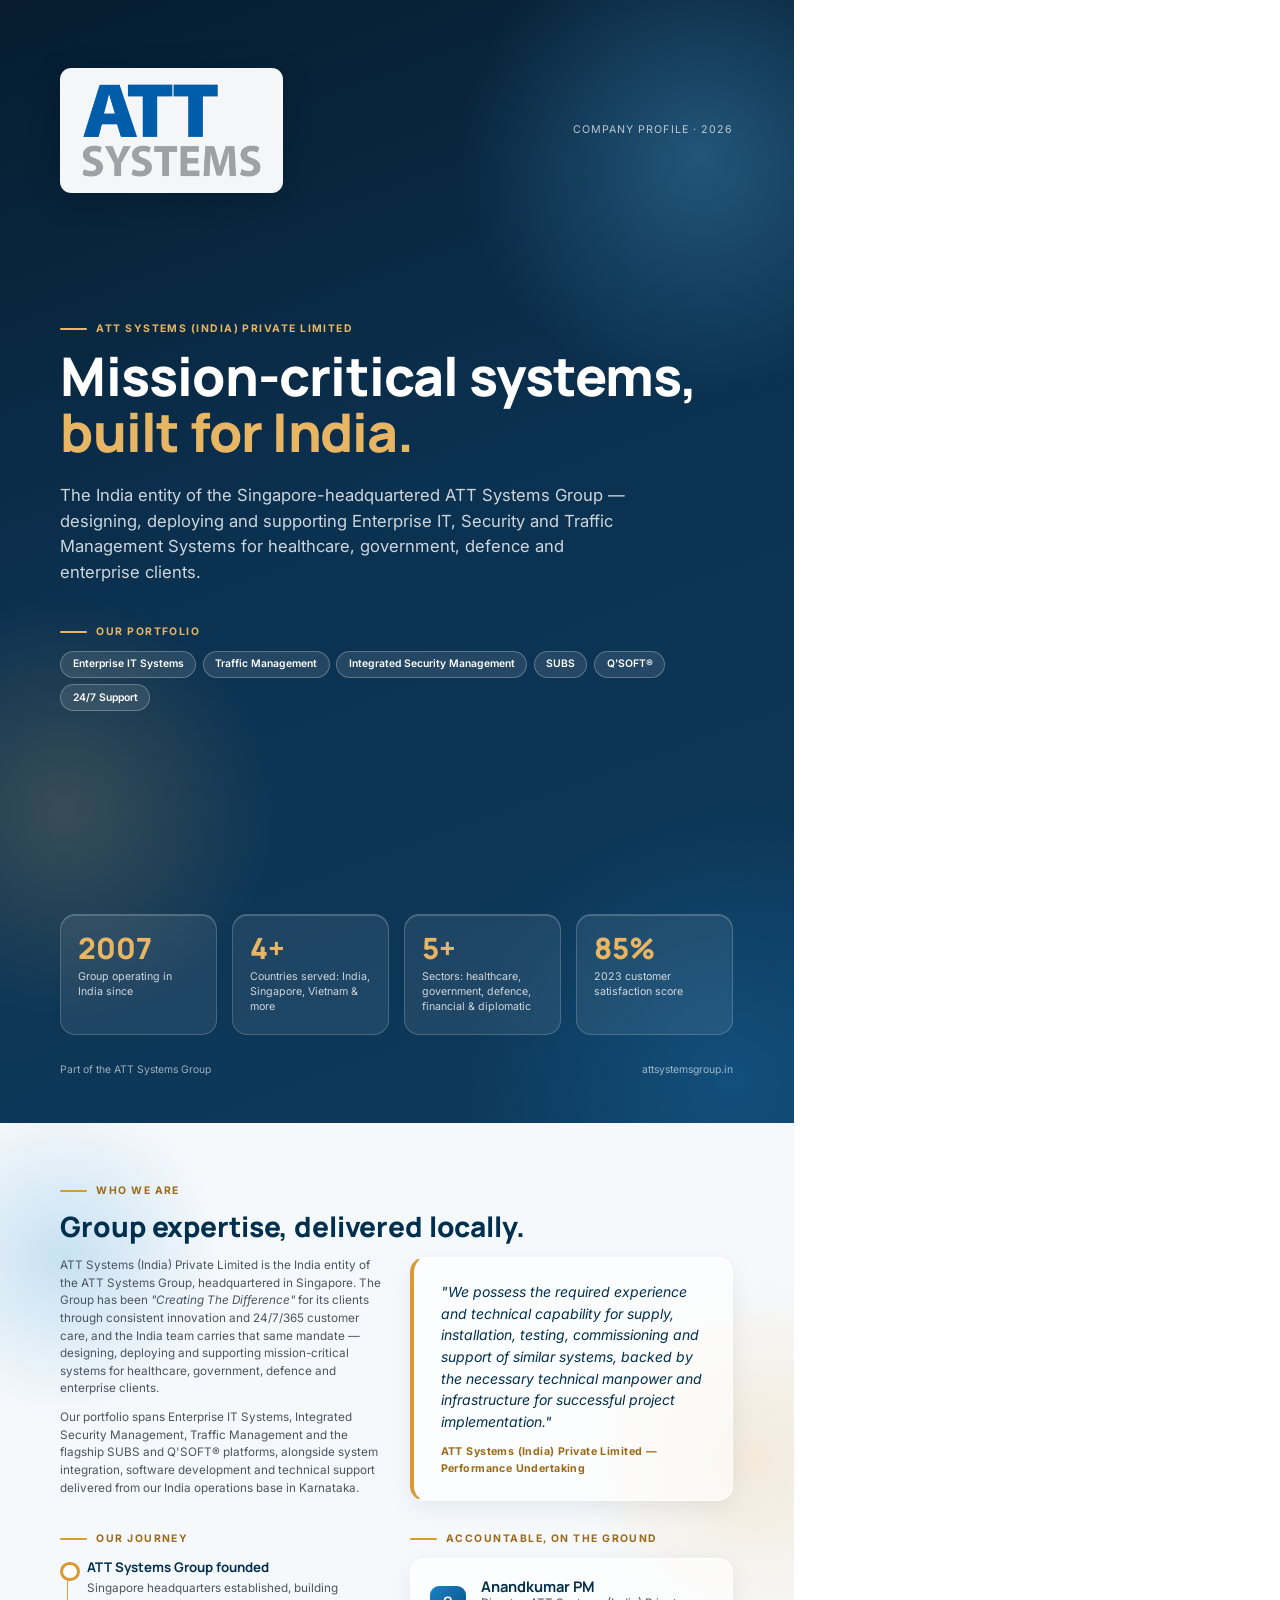
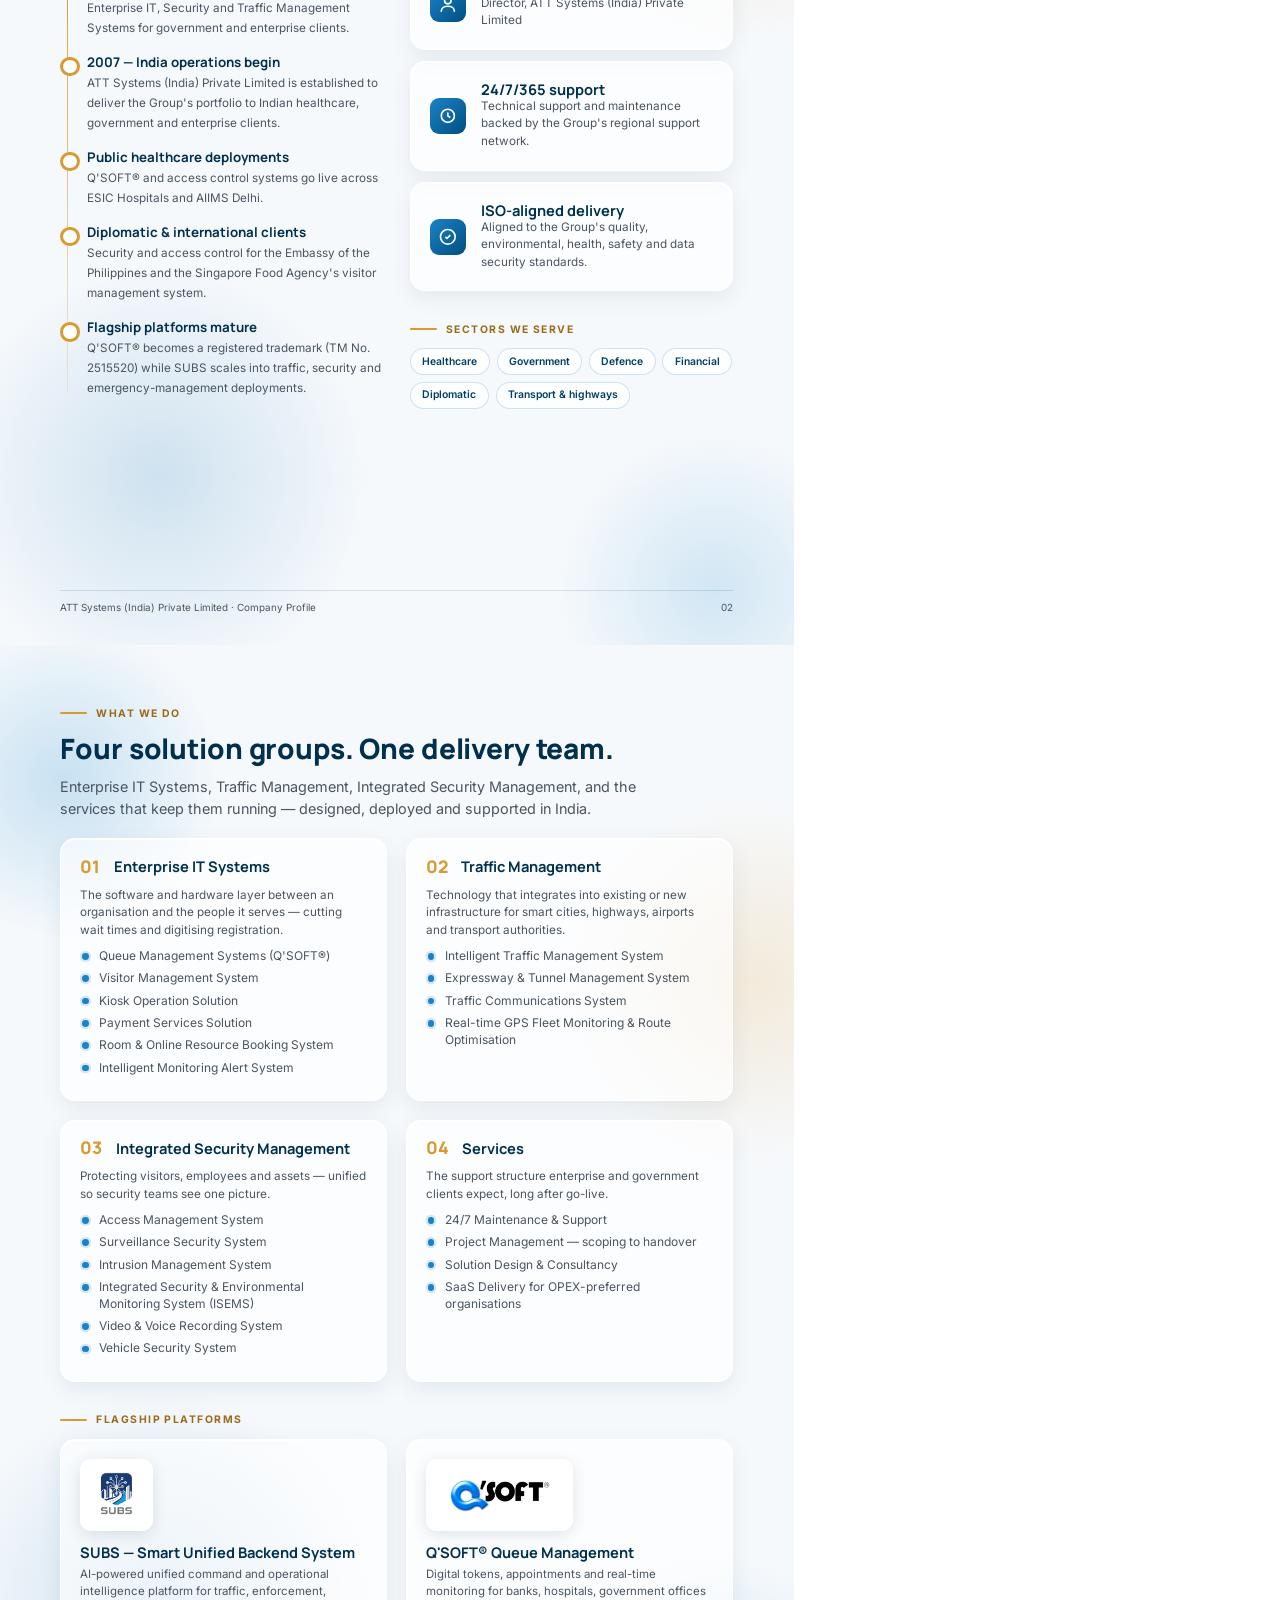
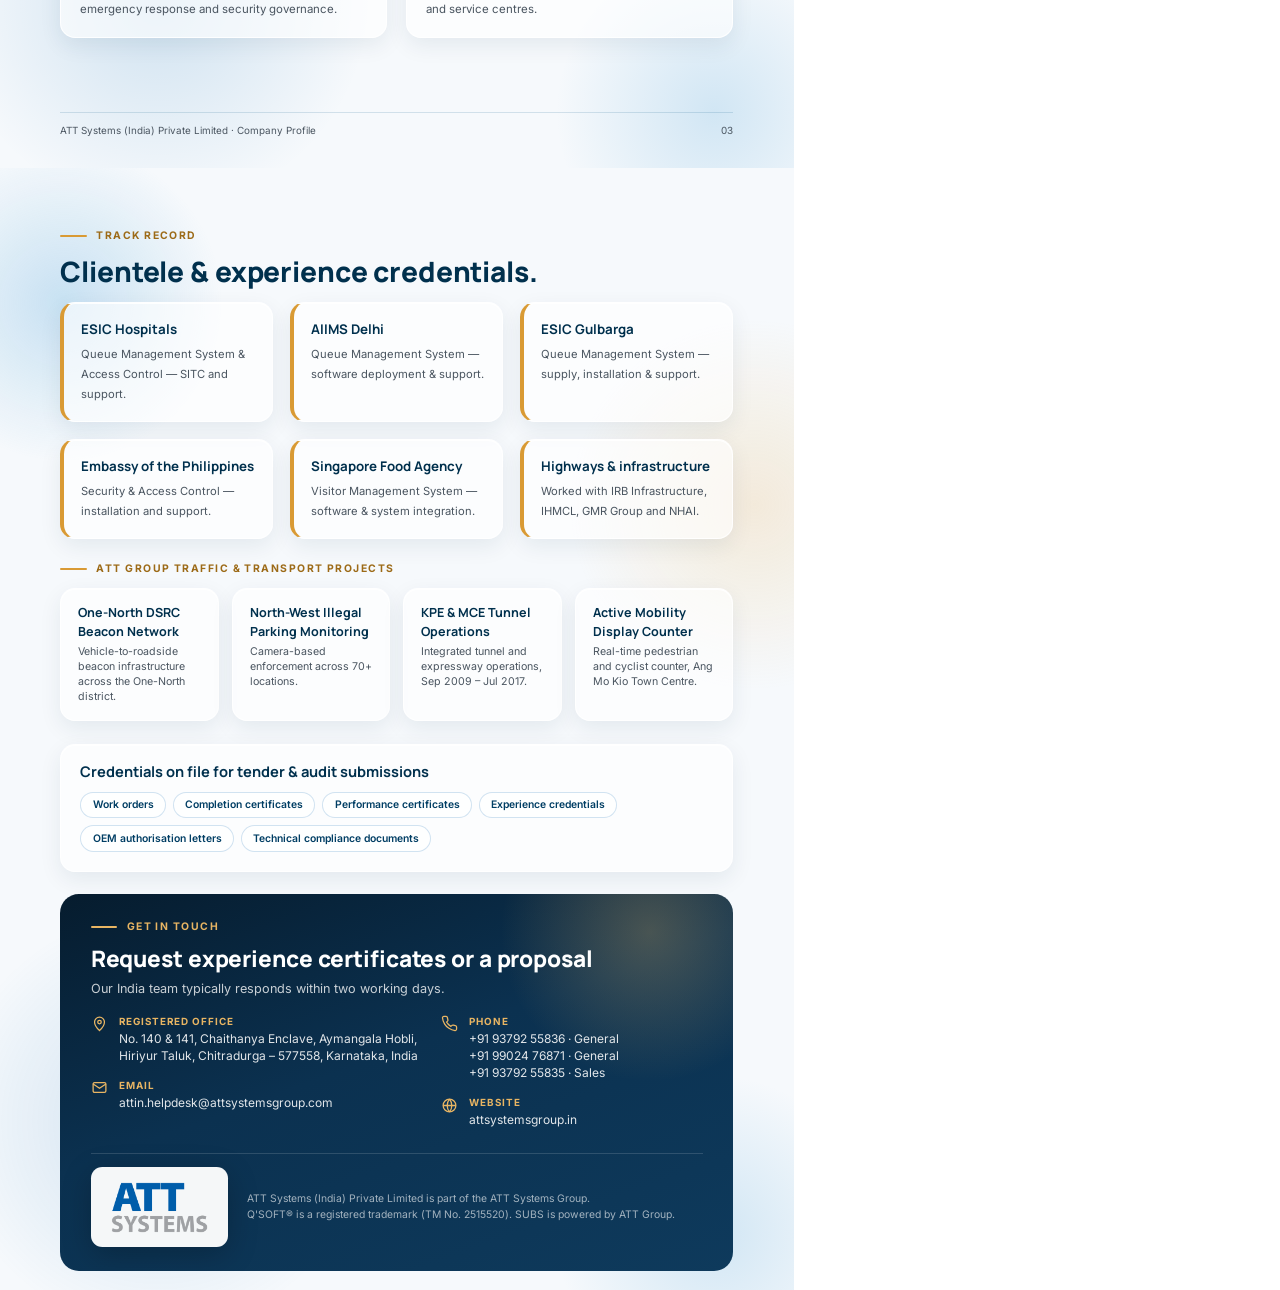
<file: _brochure/att-company-profile.html>
<!DOCTYPE html>
<html lang="en">
<head>
<meta charset="UTF-8">
<title>Company Profile | ATT Systems (India) Private Limited</title>
<link href="https://fonts.googleapis.com/css2?family=Inter:wght@400;500;600;700;800&family=Manrope:wght@600;700;800&display=swap" rel="stylesheet">
<link rel="stylesheet" href="brochure.css">
<style>
  /* Content source: about.html and solutions.html on attsystemsgroup.in */

  /* ---------- Cover ---------- */
  .cover { padding: 18mm 16mm 12mm; display: flex; flex-direction: column; }
  .cover-bar { display: flex; justify-content: space-between; align-items: center; }
  .cover-bar .tag { font-size: 8pt; color: rgba(255,255,255,0.7); letter-spacing: 0.1em; text-transform: uppercase; }
  .cover-main { margin-top: 34mm; }
  .cover h1 { font-size: 40pt; font-weight: 800; letter-spacing: -0.015em; line-height: 1.05; margin-bottom: 6mm; }
  .cover h1 span { color: var(--att-gold-500); }
  .cover .sub { font-size: 12.5pt; color: rgba(255,255,255,0.8); max-width: 150mm; line-height: 1.55; }
  .cover-stats { margin-top: auto; display: grid; grid-template-columns: repeat(4, 1fr); gap: 4mm; }
  .cover-stats .glass-dark { padding: 5mm 4.5mm; }
  .cover-stats .big-num { font-size: 22pt; margin-bottom: 2mm; }
  .cover-stats span { font-size: 8pt; color: rgba(255,255,255,0.78); display: block; line-height: 1.4; }
  .cover-foot { margin-top: 7mm; display: flex; justify-content: space-between; font-size: 7.8pt; color: rgba(255,255,255,0.6); }

  /* ---------- Who we are ---------- */
  .quote { padding: 6mm 7mm; font-size: 10.5pt; font-style: italic; color: var(--att-blue-900); line-height: 1.55; }
  .quote b { display: block; font-style: normal; font-size: 8pt; color: var(--att-gold-700); margin-top: 3mm; letter-spacing: 0.04em; }
  .timeline { position: relative; padding-left: 7mm; }
  .timeline::before { content: ""; position: absolute; left: 1.6mm; top: 1.5mm; bottom: 1.5mm; width: 0.5mm; background: linear-gradient(var(--att-gold-600), rgba(217,154,52,0.15)); }
  .timeline li { position: relative; margin-bottom: 4mm; }
  .timeline li::before { content: ""; position: absolute; left: -7mm; top: 1mm; width: 3.6mm; height: 3.6mm; border-radius: 50%; background: #fff; border: 0.8mm solid var(--att-gold-600); }
  .timeline b { display: block; font-family: var(--font-display); font-size: 10pt; color: var(--att-blue-900); }
  .timeline span { font-size: 8.8pt; color: var(--ink-soft); }

  /* ---------- Solutions ---------- */
  .sol { padding: 5mm; }
  .sol-head { display: flex; align-items: center; gap: 3.5mm; margin-bottom: 3mm; }
  .sol-head .big-num { font-size: 13pt; }
  .sol-head h3 { margin: 0; font-size: 11pt; }
  .platform { display: flex; flex-direction: column; gap: 3.5mm; align-items: flex-start; padding: 5mm; }
  .platform .logo-chip { box-shadow: 0 1mm 4mm rgba(0,48,77,0.12); padding: 3mm 4mm; }
  .platform .logo-chip img { height: 13mm; }
  .platform p { font-size: 8.6pt; color: var(--ink-soft); }

  /* ---------- Track record ---------- */
  .client { padding: 4.5mm; }
  .client b { display: block; font-family: var(--font-display); font-size: 10pt; color: var(--att-blue-900); margin-bottom: 1mm; }
  .client span { font-size: 8.4pt; color: var(--ink-soft); }
  .proj { padding: 4mm 4.5mm; }
  .proj b { display: block; font-family: var(--font-display); font-size: 9.4pt; color: var(--att-blue-900); margin-bottom: 0.8mm; }
  .proj span { font-size: 8pt; color: var(--ink-soft); line-height: 1.4; display: block; }
  .contact-band { padding: 6.5mm 8mm; }
  .contact-band .intro { margin-bottom: 4mm; }
  .contact-sign { margin-top: 3mm; padding-top: 3.5mm; }
</style>
</head>
<body>

<!-- =============== PAGE 1 — COVER =============== -->
<section class="page dark cover">
  <div class="cover-bar">
    <div class="logo-chip lg"><img src="../assets/img/att-logo-trim.png" alt="ATT Systems"></div>
    <span class="tag">Company Profile · 2026</span>
  </div>

  <div class="cover-main">
    <div class="eyebrow">ATT Systems (India) Private Limited</div>
    <h1>Mission-critical systems,<br><span>built for India.</span></h1>
    <p class="sub">The India entity of the Singapore-headquartered ATT Systems Group — designing, deploying and supporting Enterprise IT, Security and Traffic Management Systems for healthcare, government, defence and enterprise clients.</p>

    <div class="eyebrow mt-10">Our portfolio</div>
    <div class="chips"><span>Enterprise IT Systems</span><span>Traffic Management</span><span>Integrated Security Management</span><span>SUBS</span><span>Q'SOFT®</span><span>24/7 Support</span></div>
  </div>

  <div class="cover-stats">
    <div class="glass-dark"><div class="big-num">2007</div><span>Group operating in India since</span></div>
    <div class="glass-dark"><div class="big-num">4+</div><span>Countries served: India, Singapore, Vietnam &amp; more</span></div>
    <div class="glass-dark"><div class="big-num">5+</div><span>Sectors: healthcare, government, defence, financial &amp; diplomatic</span></div>
    <div class="glass-dark"><div class="big-num">85%</div><span>2023 customer satisfaction score</span></div>
  </div>
  <div class="cover-foot"><span>Part of the ATT Systems Group</span><span>attsystemsgroup.in</span></div>
</section>

<!-- =============== PAGE 2 — WHO WE ARE =============== -->
<section class="page light">
  <div class="eyebrow">Who we are</div>
  <h2>Group expertise, delivered locally.</h2>

  <div class="grid-2 mt-4" style="gap:7mm;">
    <div>
      <p class="small muted">ATT Systems (India) Private Limited is the India entity of the ATT Systems Group, headquartered in Singapore. The Group has been <em>"Creating The Difference"</em> for its clients through consistent innovation and 24/7/365 customer care, and the India team carries that same mandate — designing, deploying and supporting mission-critical systems for healthcare, government, defence and enterprise clients.</p>
      <p class="small muted mt-3">Our portfolio spans Enterprise IT Systems, Integrated Security Management, Traffic Management and the flagship SUBS and Q'SOFT® platforms, alongside system integration, software development and technical support delivered from our India operations base in Karnataka.</p>
    </div>
    <div class="glass quote accent-left">
      "We possess the required experience and technical capability for supply, installation, testing, commissioning and support of similar systems, backed by the necessary technical manpower and infrastructure for successful project implementation."
      <b>ATT Systems (India) Private Limited — Performance Undertaking</b>
    </div>
  </div>

  <div class="grid-2 mt-8" style="gap:7mm;align-items:start;">
    <div>
      <div class="eyebrow">Our journey</div>
      <ul class="timeline mt-3">
        <li><b>ATT Systems Group founded</b><span>Singapore headquarters established, building Enterprise IT, Security and Traffic Management Systems for government and enterprise clients.</span></li>
        <li><b>2007 — India operations begin</b><span>ATT Systems (India) Private Limited is established to deliver the Group's portfolio to Indian healthcare, government and enterprise clients.</span></li>
        <li><b>Public healthcare deployments</b><span>Q'SOFT® and access control systems go live across ESIC Hospitals and AIIMS Delhi.</span></li>
        <li><b>Diplomatic &amp; international clients</b><span>Security and access control for the Embassy of the Philippines and the Singapore Food Agency's visitor management system.</span></li>
        <li><b>Flagship platforms mature</b><span>Q'SOFT® becomes a registered trademark (TM No. 2515520) while SUBS scales into traffic, security and emergency-management deployments.</span></li>
      </ul>
    </div>
    <div>
      <div class="eyebrow">Accountable, on the ground</div>
      <div class="glass pad mt-3" style="display:flex;gap:4mm;align-items:center;">
        <div class="ico"><svg viewBox="0 0 24 24" fill="none" stroke="currentColor" stroke-width="2"><circle cx="12" cy="8" r="4"/><path d="M4 21c0-4 4-6 8-6s8 2 8 6" stroke-linecap="round"/></svg></div>
        <div><h3 style="margin:0;">Anandkumar PM</h3><p class="small muted">Director, ATT Systems (India) Private Limited</p></div>
      </div>
      <div class="glass pad mt-3" style="display:flex;gap:4mm;align-items:center;">
        <div class="ico"><svg viewBox="0 0 24 24" fill="none" stroke="currentColor" stroke-width="2"><path d="M12 20a8 8 0 100-16 8 8 0 000 16z"/><path d="M12 8v4l3 2"/></svg></div>
        <div><h3 style="margin:0;">24/7/365 support</h3><p class="small muted">Technical support and maintenance backed by the Group's regional support network.</p></div>
      </div>
      <div class="glass pad mt-3" style="display:flex;gap:4mm;align-items:center;">
        <div class="ico"><svg viewBox="0 0 24 24" fill="none" stroke="currentColor" stroke-width="2"><path d="M9 12l2 2 4-4M21 12a9 9 0 11-18 0 9 9 0 0118 0z"/></svg></div>
        <div><h3 style="margin:0;">ISO-aligned delivery</h3><p class="small muted">Aligned to the Group's quality, environmental, health, safety and data security standards.</p></div>
      </div>
      <div class="eyebrow mt-8">Sectors we serve</div>
      <div class="chips"><span>Healthcare</span><span>Government</span><span>Defence</span><span>Financial</span><span>Diplomatic</span><span>Transport &amp; highways</span></div>
    </div>
  </div>

  <div class="page-foot"><span>ATT Systems (India) Private Limited · Company Profile</span><span>02</span></div>
</section>

<!-- =============== PAGE 3 — WHAT WE DO =============== -->
<section class="page light">
  <div class="eyebrow">What we do</div>
  <h2>Four solution groups. One delivery team.</h2>
  <p class="lead">Enterprise IT Systems, Traffic Management, Integrated Security Management, and the services that keep them running — designed, deployed and supported in India.</p>

  <div class="grid-2 mt-5">
    <div class="glass sol">
      <div class="sol-head"><span class="big-num">01</span><h3>Enterprise IT Systems</h3></div>
      <p class="small muted">The software and hardware layer between an organisation and the people it serves — cutting wait times and digitising registration.</p>
      <ul class="ticks mt-2"><li>Queue Management Systems (Q'SOFT®)</li><li>Visitor Management System</li><li>Kiosk Operation Solution</li><li>Payment Services Solution</li><li>Room &amp; Online Resource Booking System</li><li>Intelligent Monitoring Alert System</li></ul>
    </div>
    <div class="glass sol">
      <div class="sol-head"><span class="big-num">02</span><h3>Traffic Management</h3></div>
      <p class="small muted">Technology that integrates into existing or new infrastructure for smart cities, highways, airports and transport authorities.</p>
      <ul class="ticks mt-2"><li>Intelligent Traffic Management System</li><li>Expressway &amp; Tunnel Management System</li><li>Traffic Communications System</li><li>Real-time GPS Fleet Monitoring &amp; Route Optimisation</li></ul>
    </div>
    <div class="glass sol">
      <div class="sol-head"><span class="big-num">03</span><h3>Integrated Security Management</h3></div>
      <p class="small muted">Protecting visitors, employees and assets — unified so security teams see one picture.</p>
      <ul class="ticks mt-2"><li>Access Management System</li><li>Surveillance Security System</li><li>Intrusion Management System</li><li>Integrated Security &amp; Environmental Monitoring System (ISEMS)</li><li>Video &amp; Voice Recording System</li><li>Vehicle Security System</li></ul>
    </div>
    <div class="glass sol">
      <div class="sol-head"><span class="big-num">04</span><h3>Services</h3></div>
      <p class="small muted">The support structure enterprise and government clients expect, long after go-live.</p>
      <ul class="ticks mt-2"><li>24/7 Maintenance &amp; Support</li><li>Project Management — scoping to handover</li><li>Solution Design &amp; Consultancy</li><li>SaaS Delivery for OPEX-preferred organisations</li></ul>
    </div>
  </div>

  <div class="eyebrow mt-8">Flagship platforms</div>
  <div class="grid-2">
    <div class="glass platform">
      <div class="logo-chip"><img src="../assets/img/products/subs-logo.png" alt="SUBS"></div>
      <div><h3>SUBS — Smart Unified Backend System</h3><p>AI-powered unified command and operational intelligence platform for traffic, enforcement, emergency response and security governance.</p></div>
    </div>
    <div class="glass platform">
      <div class="logo-chip"><img src="../assets/img/products/qsoft-logo.jpg" alt="Q'SOFT"></div>
      <div><h3>Q'SOFT® Queue Management</h3><p>Digital tokens, appointments and real-time monitoring for banks, hospitals, government offices and service centres.</p></div>
    </div>
  </div>

  <div class="page-foot"><span>ATT Systems (India) Private Limited · Company Profile</span><span>03</span></div>
</section>

<!-- =============== PAGE 4 — TRACK RECORD & CONTACT =============== -->
<section class="page light">
  <div class="eyebrow">Track record</div>
  <h2>Clientele &amp; experience credentials.</h2>

  <div class="grid-3 mt-4">
    <div class="glass client accent-left"><b>ESIC Hospitals</b><span>Queue Management System &amp; Access Control — SITC and support.</span></div>
    <div class="glass client accent-left"><b>AIIMS Delhi</b><span>Queue Management System — software deployment &amp; support.</span></div>
    <div class="glass client accent-left"><b>ESIC Gulbarga</b><span>Queue Management System — supply, installation &amp; support.</span></div>
    <div class="glass client accent-left"><b>Embassy of the Philippines</b><span>Security &amp; Access Control — installation and support.</span></div>
    <div class="glass client accent-left"><b>Singapore Food Agency</b><span>Visitor Management System — software &amp; system integration.</span></div>
    <div class="glass client accent-left"><b>Highways &amp; infrastructure</b><span>Worked with IRB Infrastructure, IHMCL, GMR Group and NHAI.</span></div>
  </div>

  <div class="eyebrow mt-6">ATT Group traffic &amp; transport projects</div>
  <div class="grid-4">
    <div class="glass proj"><b>One-North DSRC Beacon Network</b><span>Vehicle-to-roadside beacon infrastructure across the One-North district.</span></div>
    <div class="glass proj"><b>North-West Illegal Parking Monitoring</b><span>Camera-based enforcement across 70+ locations.</span></div>
    <div class="glass proj"><b>KPE &amp; MCE Tunnel Operations</b><span>Integrated tunnel and expressway operations, Sep 2009 – Jul 2017.</span></div>
    <div class="glass proj"><b>Active Mobility Display Counter</b><span>Real-time pedestrian and cyclist counter, Ang Mo Kio Town Centre.</span></div>
  </div>

  <div class="glass pad mt-6">
    <h3>Credentials on file for tender &amp; audit submissions</h3>
    <div class="chips mt-3"><span>Work orders</span><span>Completion certificates</span><span>Performance certificates</span><span>Experience credentials</span><span>OEM authorisation letters</span><span>Technical compliance documents</span></div>
  </div>

  <div class="contact-band panel-dark mt-6">
    <div class="eyebrow">Get in touch</div>
    <h2>Request experience certificates or a proposal</h2>
    <p class="intro">Our India team typically responds within two working days.</p>
    <div class="contact-grid">
      <div>
        <div class="contact-item"><svg viewBox="0 0 24 24" fill="none" stroke="currentColor" stroke-width="1.8"><path d="M12 22s7-6.2 7-12a7 7 0 10-14 0c0 5.8 7 12 7 12z"/><circle cx="12" cy="10" r="2.5"/></svg><div><b>Registered office</b><span>No. 140 &amp; 141, Chaithanya Enclave, Aymangala Hobli,<br>Hiriyur Taluk, Chitradurga – 577558, Karnataka, India</span></div></div>
        <div class="contact-item"><svg viewBox="0 0 24 24" fill="none" stroke="currentColor" stroke-width="1.8"><rect x="3" y="5" width="18" height="14" rx="2"/><path d="M3 7l9 6 9-6"/></svg><div><b>Email</b><span>attin.helpdesk@attsystemsgroup.com</span></div></div>
      </div>
      <div>
        <div class="contact-item"><svg viewBox="0 0 24 24" fill="none" stroke="currentColor" stroke-width="1.8"><path d="M22 16.9v3a2 2 0 01-2.2 2 19.8 19.8 0 01-8.6-3.1 19.5 19.5 0 01-6-6A19.8 19.8 0 012.1 4.2 2 2 0 014.1 2h3a2 2 0 012 1.7c.1 1 .3 2 .6 2.9a2 2 0 01-.5 2.1L8 10a16 16 0 006 6l1.3-1.2a2 2 0 012.1-.5c.9.3 1.9.5 2.9.6a2 2 0 011.7 2z"/></svg><div><b>Phone</b><span>+91 93792 55836 · General<br>+91 99024 76871 · General<br>+91 93792 55835 · Sales</span></div></div>
        <div class="contact-item"><svg viewBox="0 0 24 24" fill="none" stroke="currentColor" stroke-width="1.8"><circle cx="12" cy="12" r="9"/><path d="M3 12h18M12 3a14 14 0 010 18M12 3a14 14 0 000 18"/></svg><div><b>Website</b><span>attsystemsgroup.in</span></div></div>
      </div>
    </div>
    <div class="contact-sign">
      <div class="logo-chip sm"><img src="../assets/img/att-logo-trim.png" alt="ATT Systems"></div>
      <p>ATT Systems (India) Private Limited is part of the ATT Systems Group.<br>Q'SOFT® is a registered trademark (TM No. 2515520). SUBS is powered by ATT Group.</p>
    </div>
  </div>
</section>

</body>
</html>
</file>
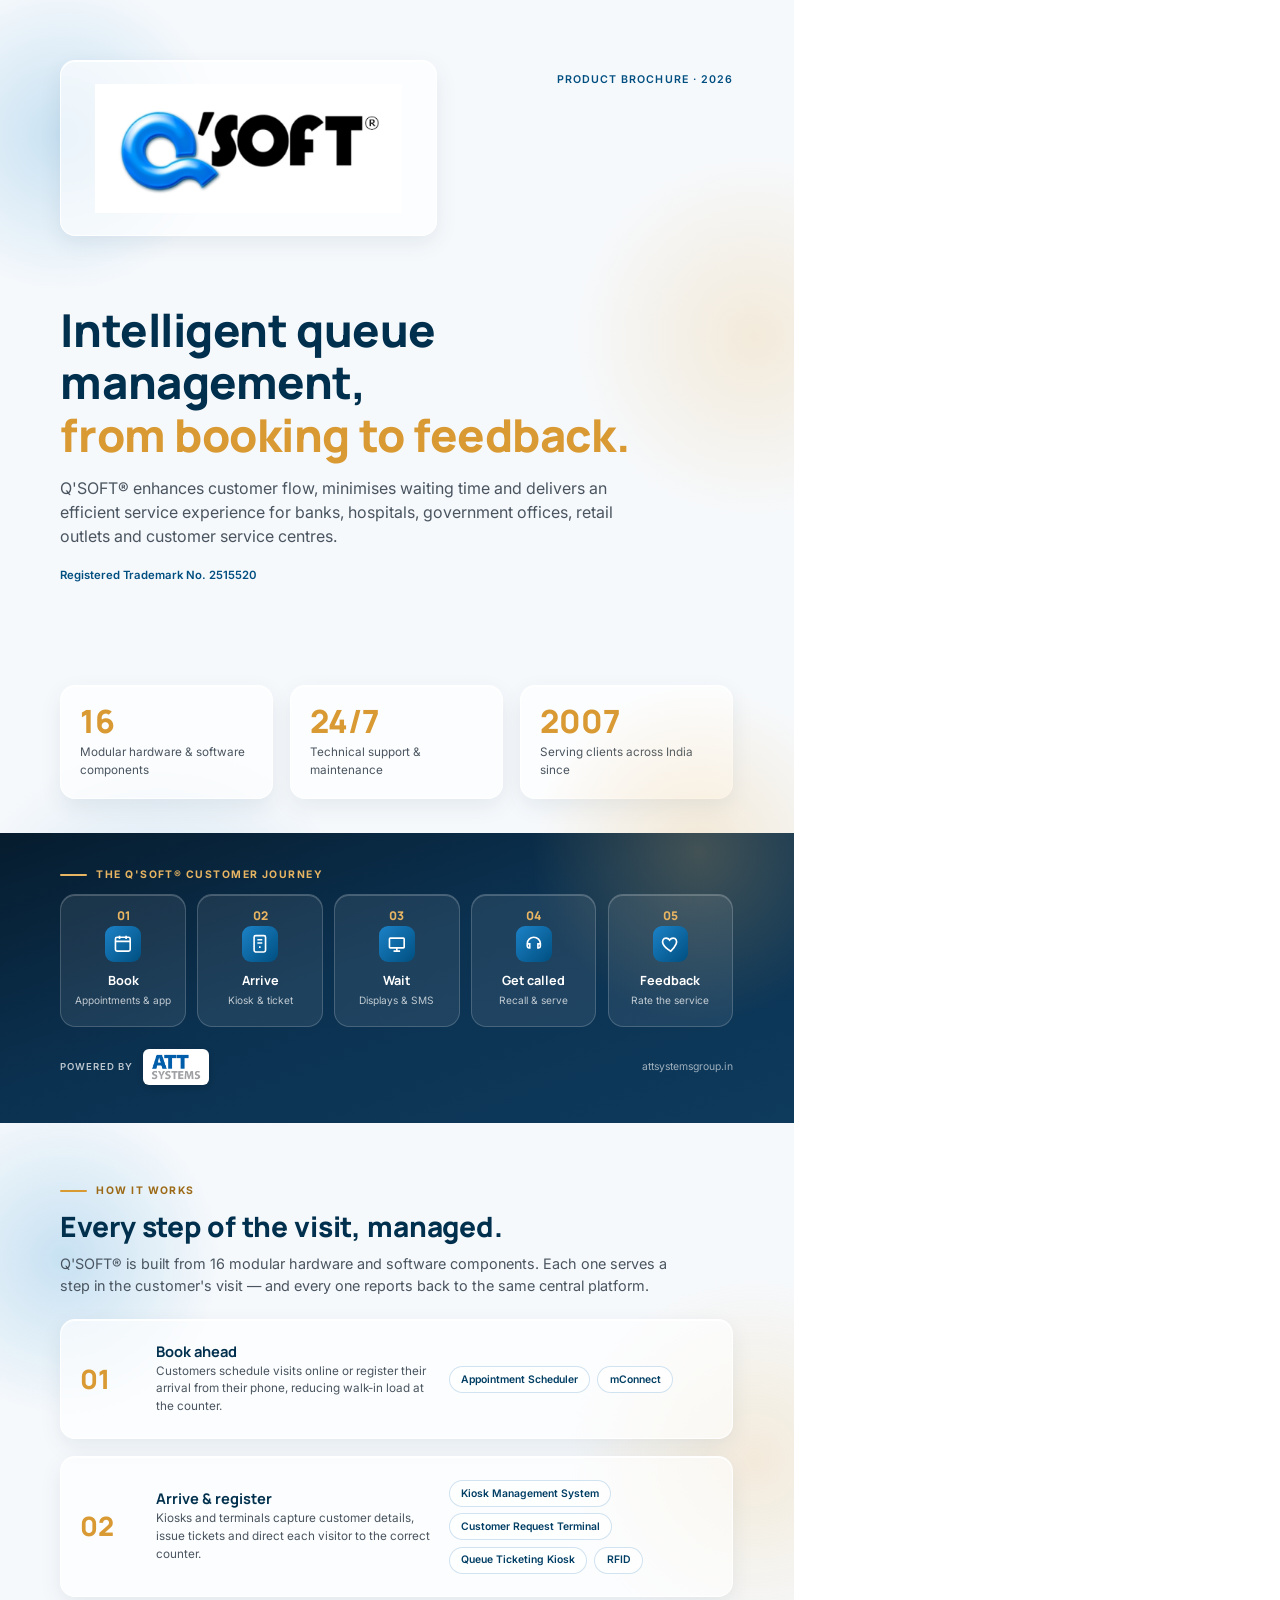
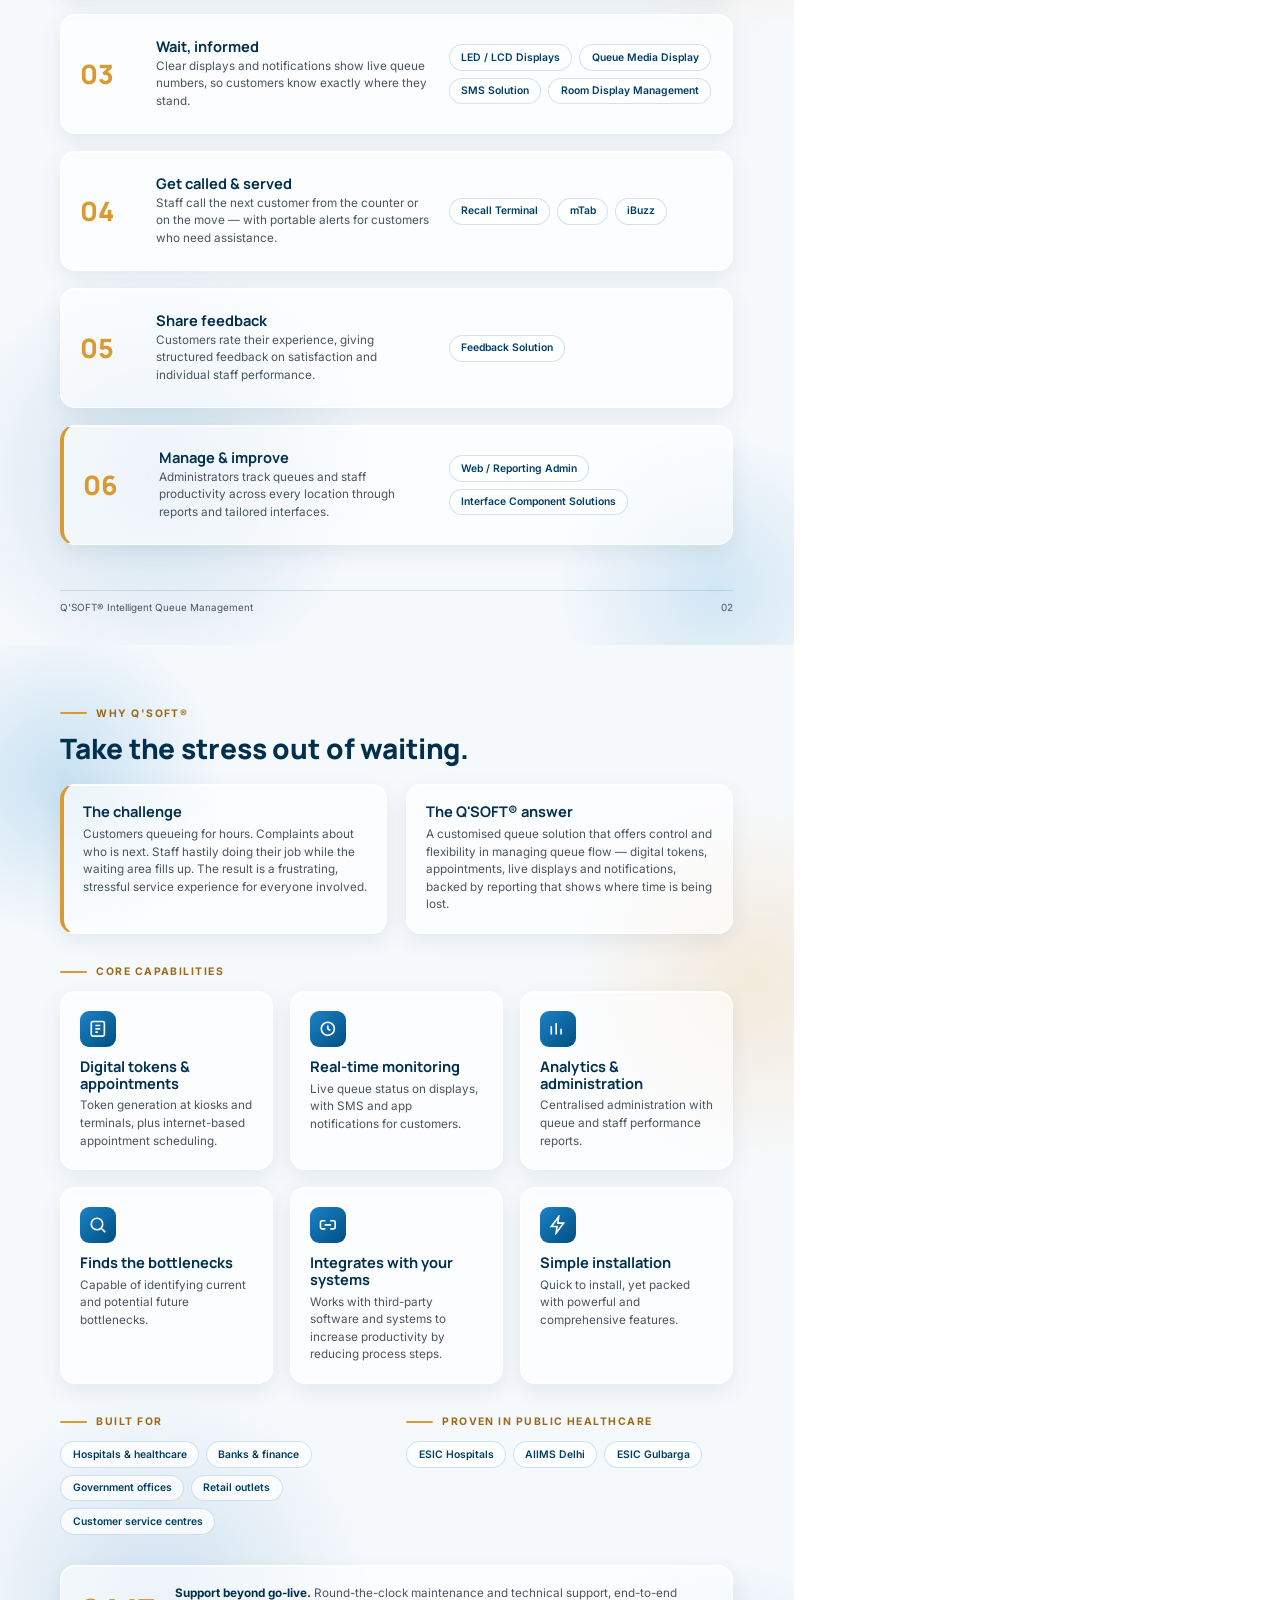
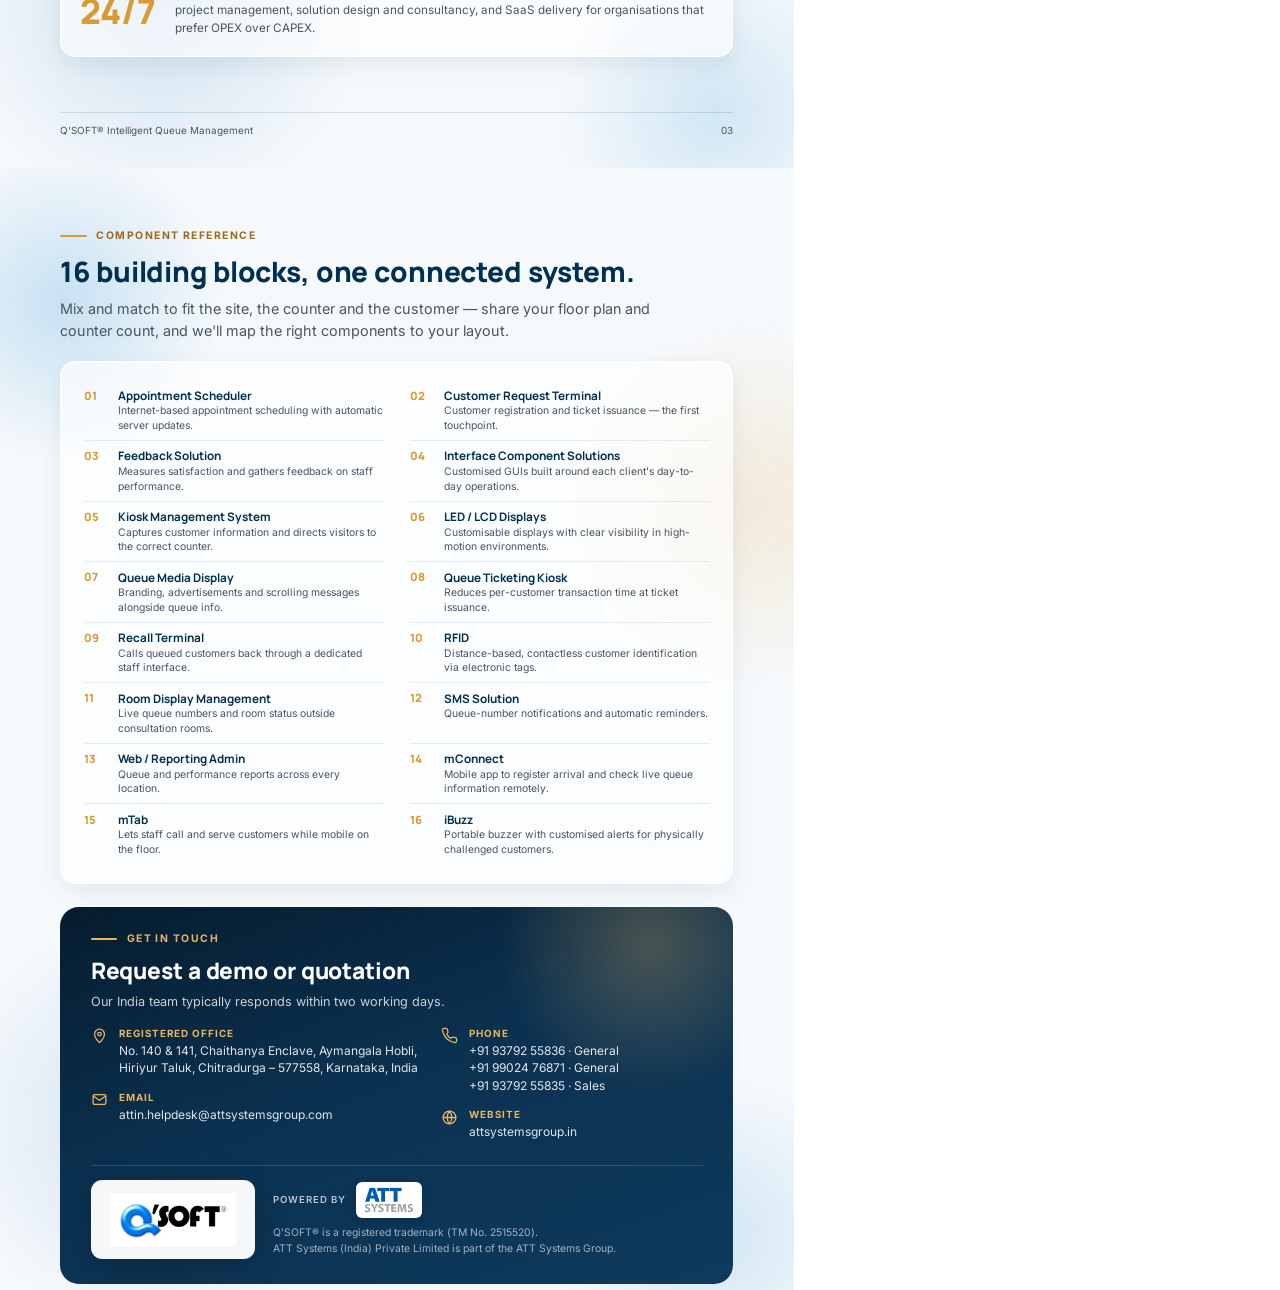
<file: _brochure/qsoft-brochure.html>
<!DOCTYPE html>
<html lang="en">
<head>
<meta charset="UTF-8">
<title>Q'SOFT® Product Brochure | ATT Systems (India) Private Limited</title>
<link href="https://fonts.googleapis.com/css2?family=Inter:wght@400;500;600;700;800&family=Manrope:wght@600;700;800&display=swap" rel="stylesheet">
<link rel="stylesheet" href="brochure.css">
<style>
  /* ---------- Cover: light top, navy journey band ---------- */
  .cover { padding: 0; display: flex; flex-direction: column; }
  .cover-top { flex: 1; padding: 16mm 16mm 0; display: flex; flex-direction: column; }
  .cover-bar { display: flex; justify-content: space-between; align-items: center; }
  .cover-bar .tag { font-size: 8pt; font-weight: 600; color: var(--att-blue-700); letter-spacing: 0.1em; text-transform: uppercase; align-self: flex-start; margin-top: 3mm; }
  .qs-hero { margin-top: 8mm; display: grid; grid-template-columns: 1fr; }
  .cover-stats { margin-top: auto; margin-bottom: 9mm; }
  .qs-logo { display: inline-block; padding: 6mm 9mm; width: max-content; }
  .qs-logo img { height: 34mm; width: auto; display: block; }
  .cover h1 { font-size: 34pt; font-weight: 800; color: var(--att-blue-900); letter-spacing: -0.01em; margin: 10mm 0 4mm; }
  .cover h1 span { color: var(--att-gold-600); }
  .cover .sub { font-size: 12pt; color: var(--ink-soft); max-width: 150mm; }
  .tm { margin-top: 5mm; font-size: 8.5pt; color: var(--att-blue-700); font-weight: 600; }

  .journey-band { position: relative; padding: 9mm 16mm 10mm; }
  .journey-band::before {
    content: ""; position: absolute; width: 90mm; height: 90mm; right: -20mm; top: -40mm;
    background: radial-gradient(circle, rgba(232,181,99,0.25), transparent 70%);
  }
  .journey-band > * { position: relative; }
  .steps { display: grid; grid-template-columns: repeat(5, 1fr); gap: 3mm; margin-top: 2mm; }
  .step { padding: 4mm 3.5mm; text-align: center; }
  .step .ico { margin: 0 auto 2.5mm; }
  .step .big-num { font-size: 9pt; display: block; margin-bottom: 1mm; }
  .step b { display: block; font-family: var(--font-display); font-size: 9.5pt; }
  .step span { font-size: 7.6pt; color: rgba(255,255,255,0.72); }
  .band-foot { display: flex; justify-content: space-between; align-items: center; margin-top: 6mm; font-size: 7.8pt; color: rgba(255,255,255,0.6); }

  /* ---------- Journey page ---------- */
  .jrow { display: grid; grid-template-columns: 16mm 1fr 70mm; gap: 4mm; align-items: center; padding: 6mm 5mm; margin-bottom: 4.5mm; }
  .jrow .big-num { font-size: 20pt; }
  .jrow h3 { margin-bottom: 0.8mm; }
  .jrow p { font-size: 8.8pt; color: var(--ink-soft); }
  .jrow .chips { justify-content: flex-start; }

  /* ---------- Component reference ---------- */
  .ref { display: grid; grid-template-columns: 1fr 1fr; gap: 0 7mm; padding: 5mm 6mm; }
  .ref-item { display: flex; gap: 3mm; padding: 1.7mm 0; border-bottom: 1px solid rgba(0,79,128,0.09); }
  .contact-band { padding: 6.5mm 8mm; }
  .contact-band .intro { margin-bottom: 4mm; }
  .contact-sign { margin-top: 3mm; padding-top: 3.5mm; }
  .ref-item:nth-last-child(-n+2) { border-bottom: 0; }
  .ref-item .n { font-family: var(--font-display); font-weight: 800; font-size: 8.5pt; color: var(--att-gold-600); width: 6mm; flex: none; padding-top: 0.2mm; }
  .ref-item b { display: block; font-size: 8.8pt; color: var(--att-blue-900); font-family: var(--font-display); }
  .ref-item span { font-size: 7.8pt; color: var(--ink-soft); line-height: 1.4; display: block; }
</style>
</head>
<body>

<!-- =============== PAGE 1 — COVER =============== -->
<section class="page light cover">
  <div class="cover-top">
    <div class="cover-bar">
      <div class="glass qs-logo"><img src="../assets/img/products/qsoft-logo.jpg" alt="Q'SOFT"></div>
      <span class="tag">Product Brochure · 2026</span>
    </div>

    <div class="qs-hero">
      <h1>Intelligent queue management,<br><span>from booking to feedback.</span></h1>
      <p class="sub">Q'SOFT® enhances customer flow, minimises waiting time and delivers an efficient service experience for banks, hospitals, government offices, retail outlets and customer service centres.</p>
      <div class="tm">Registered Trademark No. 2515520</div>
    </div>

    <div class="grid-3 cover-stats">
      <div class="glass pad"><div class="big-num" style="font-size:24pt;">16</div><p class="small muted mt-2">Modular hardware &amp; software components</p></div>
      <div class="glass pad"><div class="big-num" style="font-size:24pt;">24/7</div><p class="small muted mt-2">Technical support &amp; maintenance</p></div>
      <div class="glass pad"><div class="big-num" style="font-size:24pt;">2007</div><p class="small muted mt-2">Serving clients across India since</p></div>
    </div>
  </div>

  <div class="journey-band panel-dark">
    <div class="eyebrow">The Q'SOFT® customer journey</div>
    <div class="steps">
      <div class="step glass-dark"><span class="big-num">01</span><div class="ico"><svg viewBox="0 0 24 24" fill="none" stroke="currentColor" stroke-width="2"><rect x="3" y="4" width="18" height="17" rx="2"/><path d="M3 9h18M8 2v4M16 2v4"/></svg></div><b>Book</b><span>Appointments &amp; app</span></div>
      <div class="step glass-dark"><span class="big-num">02</span><div class="ico"><svg viewBox="0 0 24 24" fill="none" stroke="currentColor" stroke-width="2"><rect x="5" y="2" width="14" height="20" rx="2"/><path d="M9 7h6M9 11h6M12 15v2"/></svg></div><b>Arrive</b><span>Kiosk &amp; ticket</span></div>
      <div class="step glass-dark"><span class="big-num">03</span><div class="ico"><svg viewBox="0 0 24 24" fill="none" stroke="currentColor" stroke-width="2"><rect x="3" y="5" width="18" height="12" rx="1"/><path d="M8 21h8M12 17v4"/></svg></div><b>Wait</b><span>Displays &amp; SMS</span></div>
      <div class="step glass-dark"><span class="big-num">04</span><div class="ico"><svg viewBox="0 0 24 24" fill="none" stroke="currentColor" stroke-width="2"><path d="M4 12a8 8 0 0116 0M4 12v3a2 2 0 002 2h1v-5H4zm16 0v3a2 2 0 01-2 2h-1v-5h3z"/></svg></div><b>Get called</b><span>Recall &amp; serve</span></div>
      <div class="step glass-dark"><span class="big-num">05</span><div class="ico"><svg viewBox="0 0 24 24" fill="none" stroke="currentColor" stroke-width="2"><path d="M12 21s-7.5-4.5-9.5-9C1 8.5 2.7 5 6.2 5c2 0 3.4 1.1 4.3 2.4C11.4 6.1 12.8 5 14.8 5 18.3 5 20 8.5 18.5 12 16.5 16.5 12 21 12 21z"/></svg></div><b>Feedback</b><span>Rate the service</span></div>
    </div>
    <div class="band-foot">
      <span class="powered">Powered by <span class="chip"><img src="../assets/img/att-logo-trim.png" alt="ATT Systems"></span></span>
      <span>attsystemsgroup.in</span>
    </div>
  </div>
</section>

<!-- =============== PAGE 2 — JOURNEY =============== -->
<section class="page light">
  <div class="eyebrow">How it works</div>
  <h2>Every step of the visit, managed.</h2>
  <p class="lead">Q'SOFT® is built from 16 modular hardware and software components. Each one serves a step in the customer's visit — and every one reports back to the same central platform.</p>

  <div class="mt-6">
    <div class="glass jrow">
      <div class="big-num">01</div>
      <div><h3>Book ahead</h3><p>Customers schedule visits online or register their arrival from their phone, reducing walk-in load at the counter.</p></div>
      <div class="chips"><span>Appointment Scheduler</span><span>mConnect</span></div>
    </div>
    <div class="glass jrow">
      <div class="big-num">02</div>
      <div><h3>Arrive &amp; register</h3><p>Kiosks and terminals capture customer details, issue tickets and direct each visitor to the correct counter.</p></div>
      <div class="chips"><span>Kiosk Management System</span><span>Customer Request Terminal</span><span>Queue Ticketing Kiosk</span><span>RFID</span></div>
    </div>
    <div class="glass jrow">
      <div class="big-num">03</div>
      <div><h3>Wait, informed</h3><p>Clear displays and notifications show live queue numbers, so customers know exactly where they stand.</p></div>
      <div class="chips"><span>LED / LCD Displays</span><span>Queue Media Display</span><span>SMS Solution</span><span>Room Display Management</span></div>
    </div>
    <div class="glass jrow">
      <div class="big-num">04</div>
      <div><h3>Get called &amp; served</h3><p>Staff call the next customer from the counter or on the move — with portable alerts for customers who need assistance.</p></div>
      <div class="chips"><span>Recall Terminal</span><span>mTab</span><span>iBuzz</span></div>
    </div>
    <div class="glass jrow">
      <div class="big-num">05</div>
      <div><h3>Share feedback</h3><p>Customers rate their experience, giving structured feedback on satisfaction and individual staff performance.</p></div>
      <div class="chips"><span>Feedback Solution</span></div>
    </div>
    <div class="glass jrow accent-left">
      <div class="big-num">06</div>
      <div><h3>Manage &amp; improve</h3><p>Administrators track queues and staff productivity across every location through reports and tailored interfaces.</p></div>
      <div class="chips"><span>Web / Reporting Admin</span><span>Interface Component Solutions</span></div>
    </div>
  </div>

  <div class="page-foot"><span>Q'SOFT® Intelligent Queue Management</span><span>02</span></div>
</section>

<!-- =============== PAGE 3 — WHY Q'SOFT =============== -->
<section class="page light">
  <div class="eyebrow">Why Q'SOFT®</div>
  <h2>Take the stress out of waiting.</h2>

  <div class="grid-2 mt-5">
    <div class="glass pad accent-left">
      <h3>The challenge</h3>
      <p class="small muted">Customers queueing for hours. Complaints about who is next. Staff hastily doing their job while the waiting area fills up. The result is a frustrating, stressful service experience for everyone involved.</p>
    </div>
    <div class="glass pad">
      <h3>The Q'SOFT® answer</h3>
      <p class="small muted">A customised queue solution that offers control and flexibility in managing queue flow — digital tokens, appointments, live displays and notifications, backed by reporting that shows where time is being lost.</p>
    </div>
  </div>

  <div class="eyebrow mt-8">Core capabilities</div>
  <div class="grid-3">
    <div class="glass pad"><div class="ico"><svg viewBox="0 0 24 24" fill="none" stroke="currentColor" stroke-width="2"><rect x="4" y="3" width="16" height="18" rx="2"/><path d="M9 8h6M9 12h6M9 16h3"/></svg></div><h3 class="mt-3">Digital tokens &amp; appointments</h3><p class="small muted">Token generation at kiosks and terminals, plus internet-based appointment scheduling.</p></div>
    <div class="glass pad"><div class="ico"><svg viewBox="0 0 24 24" fill="none" stroke="currentColor" stroke-width="2"><path d="M12 20a8 8 0 100-16 8 8 0 000 16z"/><path d="M12 8v4l3 2"/></svg></div><h3 class="mt-3">Real-time monitoring</h3><p class="small muted">Live queue status on displays, with SMS and app notifications for customers.</p></div>
    <div class="glass pad"><div class="ico"><svg viewBox="0 0 24 24" fill="none" stroke="currentColor" stroke-width="2"><path d="M4 19V9m6 10V5m6 14v-7"/></svg></div><h3 class="mt-3">Analytics &amp; administration</h3><p class="small muted">Centralised administration with queue and staff performance reports.</p></div>
    <div class="glass pad"><div class="ico"><svg viewBox="0 0 24 24" fill="none" stroke="currentColor" stroke-width="2"><circle cx="11" cy="11" r="7"/><path d="M21 21l-4.5-4.5"/></svg></div><h3 class="mt-3">Finds the bottlenecks</h3><p class="small muted">Capable of identifying current and potential future bottlenecks.</p></div>
    <div class="glass pad"><div class="ico"><svg viewBox="0 0 24 24" fill="none" stroke="currentColor" stroke-width="2"><path d="M9 7H5a2 2 0 00-2 2v6a2 2 0 002 2h4M15 7h4a2 2 0 012 2v6a2 2 0 01-2 2h-4M8 12h8"/></svg></div><h3 class="mt-3">Integrates with your systems</h3><p class="small muted">Works with third-party software and systems to increase productivity by reducing process steps.</p></div>
    <div class="glass pad"><div class="ico"><svg viewBox="0 0 24 24" fill="none" stroke="currentColor" stroke-width="2"><path d="M13 2L4 14h7l-1 8 9-12h-7l1-8z"/></svg></div><h3 class="mt-3">Simple installation</h3><p class="small muted">Quick to install, yet packed with powerful and comprehensive features.</p></div>
  </div>

  <div class="grid-2 mt-8">
    <div>
      <div class="eyebrow">Built for</div>
      <div class="chips"><span>Hospitals &amp; healthcare</span><span>Banks &amp; finance</span><span>Government offices</span><span>Retail outlets</span><span>Customer service centres</span></div>
    </div>
    <div>
      <div class="eyebrow">Proven in public healthcare</div>
      <div class="chips"><span>ESIC Hospitals</span><span>AIIMS Delhi</span><span>ESIC Gulbarga</span></div>
    </div>
  </div>

  <div class="glass pad mt-8" style="display:flex;gap:5mm;align-items:center;">
    <div class="big-num" style="font-size:26pt;">24/7</div>
    <p class="small muted"><b style="color:var(--att-blue-900);">Support beyond go-live.</b> Round-the-clock maintenance and technical support, end-to-end project management, solution design and consultancy, and SaaS delivery for organisations that prefer OPEX over CAPEX.</p>
  </div>

  <div class="page-foot"><span>Q'SOFT® Intelligent Queue Management</span><span>03</span></div>
</section>

<!-- =============== PAGE 4 — COMPONENTS & CONTACT =============== -->
<section class="page light">
  <div class="eyebrow">Component reference</div>
  <h2>16 building blocks, one connected system.</h2>
  <p class="lead">Mix and match to fit the site, the counter and the customer — share your floor plan and counter count, and we'll map the right components to your layout.</p>

  <div class="glass ref mt-5">
    <div class="ref-item"><span class="n">01</span><div><b>Appointment Scheduler</b><span>Internet-based appointment scheduling with automatic server updates.</span></div></div>
    <div class="ref-item"><span class="n">02</span><div><b>Customer Request Terminal</b><span>Customer registration and ticket issuance — the first touchpoint.</span></div></div>
    <div class="ref-item"><span class="n">03</span><div><b>Feedback Solution</b><span>Measures satisfaction and gathers feedback on staff performance.</span></div></div>
    <div class="ref-item"><span class="n">04</span><div><b>Interface Component Solutions</b><span>Customised GUIs built around each client's day-to-day operations.</span></div></div>
    <div class="ref-item"><span class="n">05</span><div><b>Kiosk Management System</b><span>Captures customer information and directs visitors to the correct counter.</span></div></div>
    <div class="ref-item"><span class="n">06</span><div><b>LED / LCD Displays</b><span>Customisable displays with clear visibility in high-motion environments.</span></div></div>
    <div class="ref-item"><span class="n">07</span><div><b>Queue Media Display</b><span>Branding, advertisements and scrolling messages alongside queue info.</span></div></div>
    <div class="ref-item"><span class="n">08</span><div><b>Queue Ticketing Kiosk</b><span>Reduces per-customer transaction time at ticket issuance.</span></div></div>
    <div class="ref-item"><span class="n">09</span><div><b>Recall Terminal</b><span>Calls queued customers back through a dedicated staff interface.</span></div></div>
    <div class="ref-item"><span class="n">10</span><div><b>RFID</b><span>Distance-based, contactless customer identification via electronic tags.</span></div></div>
    <div class="ref-item"><span class="n">11</span><div><b>Room Display Management</b><span>Live queue numbers and room status outside consultation rooms.</span></div></div>
    <div class="ref-item"><span class="n">12</span><div><b>SMS Solution</b><span>Queue-number notifications and automatic reminders.</span></div></div>
    <div class="ref-item"><span class="n">13</span><div><b>Web / Reporting Admin</b><span>Queue and performance reports across every location.</span></div></div>
    <div class="ref-item"><span class="n">14</span><div><b>mConnect</b><span>Mobile app to register arrival and check live queue information remotely.</span></div></div>
    <div class="ref-item"><span class="n">15</span><div><b>mTab</b><span>Lets staff call and serve customers while mobile on the floor.</span></div></div>
    <div class="ref-item"><span class="n">16</span><div><b>iBuzz</b><span>Portable buzzer with customised alerts for physically challenged customers.</span></div></div>
  </div>

  <div class="contact-band panel-dark mt-6">
    <div class="eyebrow">Get in touch</div>
    <h2>Request a demo or quotation</h2>
    <p class="intro">Our India team typically responds within two working days.</p>
    <div class="contact-grid">
      <div>
        <div class="contact-item"><svg viewBox="0 0 24 24" fill="none" stroke="currentColor" stroke-width="1.8"><path d="M12 22s7-6.2 7-12a7 7 0 10-14 0c0 5.8 7 12 7 12z"/><circle cx="12" cy="10" r="2.5"/></svg><div><b>Registered office</b><span>No. 140 &amp; 141, Chaithanya Enclave, Aymangala Hobli,<br>Hiriyur Taluk, Chitradurga – 577558, Karnataka, India</span></div></div>
        <div class="contact-item"><svg viewBox="0 0 24 24" fill="none" stroke="currentColor" stroke-width="1.8"><rect x="3" y="5" width="18" height="14" rx="2"/><path d="M3 7l9 6 9-6"/></svg><div><b>Email</b><span>attin.helpdesk@attsystemsgroup.com</span></div></div>
      </div>
      <div>
        <div class="contact-item"><svg viewBox="0 0 24 24" fill="none" stroke="currentColor" stroke-width="1.8"><path d="M22 16.9v3a2 2 0 01-2.2 2 19.8 19.8 0 01-8.6-3.1 19.5 19.5 0 01-6-6A19.8 19.8 0 012.1 4.2 2 2 0 014.1 2h3a2 2 0 012 1.7c.1 1 .3 2 .6 2.9a2 2 0 01-.5 2.1L8 10a16 16 0 006 6l1.3-1.2a2 2 0 012.1-.5c.9.3 1.9.5 2.9.6a2 2 0 011.7 2z"/></svg><div><b>Phone</b><span>+91 93792 55836 · General<br>+91 99024 76871 · General<br>+91 93792 55835 · Sales</span></div></div>
        <div class="contact-item"><svg viewBox="0 0 24 24" fill="none" stroke="currentColor" stroke-width="1.8"><circle cx="12" cy="12" r="9"/><path d="M3 12h18M12 3a14 14 0 010 18M12 3a14 14 0 000 18"/></svg><div><b>Website</b><span>attsystemsgroup.in</span></div></div>
      </div>
    </div>
    <div class="contact-sign">
      <div class="logo-chip sm"><img src="../assets/img/products/qsoft-logo.jpg" alt="Q'SOFT"></div>
      <div>
        <span class="powered">Powered by <span class="chip"><img src="../assets/img/att-logo-trim.png" alt="ATT Systems"></span></span>
        <p class="mt-2">Q'SOFT® is a registered trademark (TM No. 2515520).<br>ATT Systems (India) Private Limited is part of the ATT Systems Group.</p>
      </div>
    </div>
  </div>
</section>

</body>
</html>
</file>
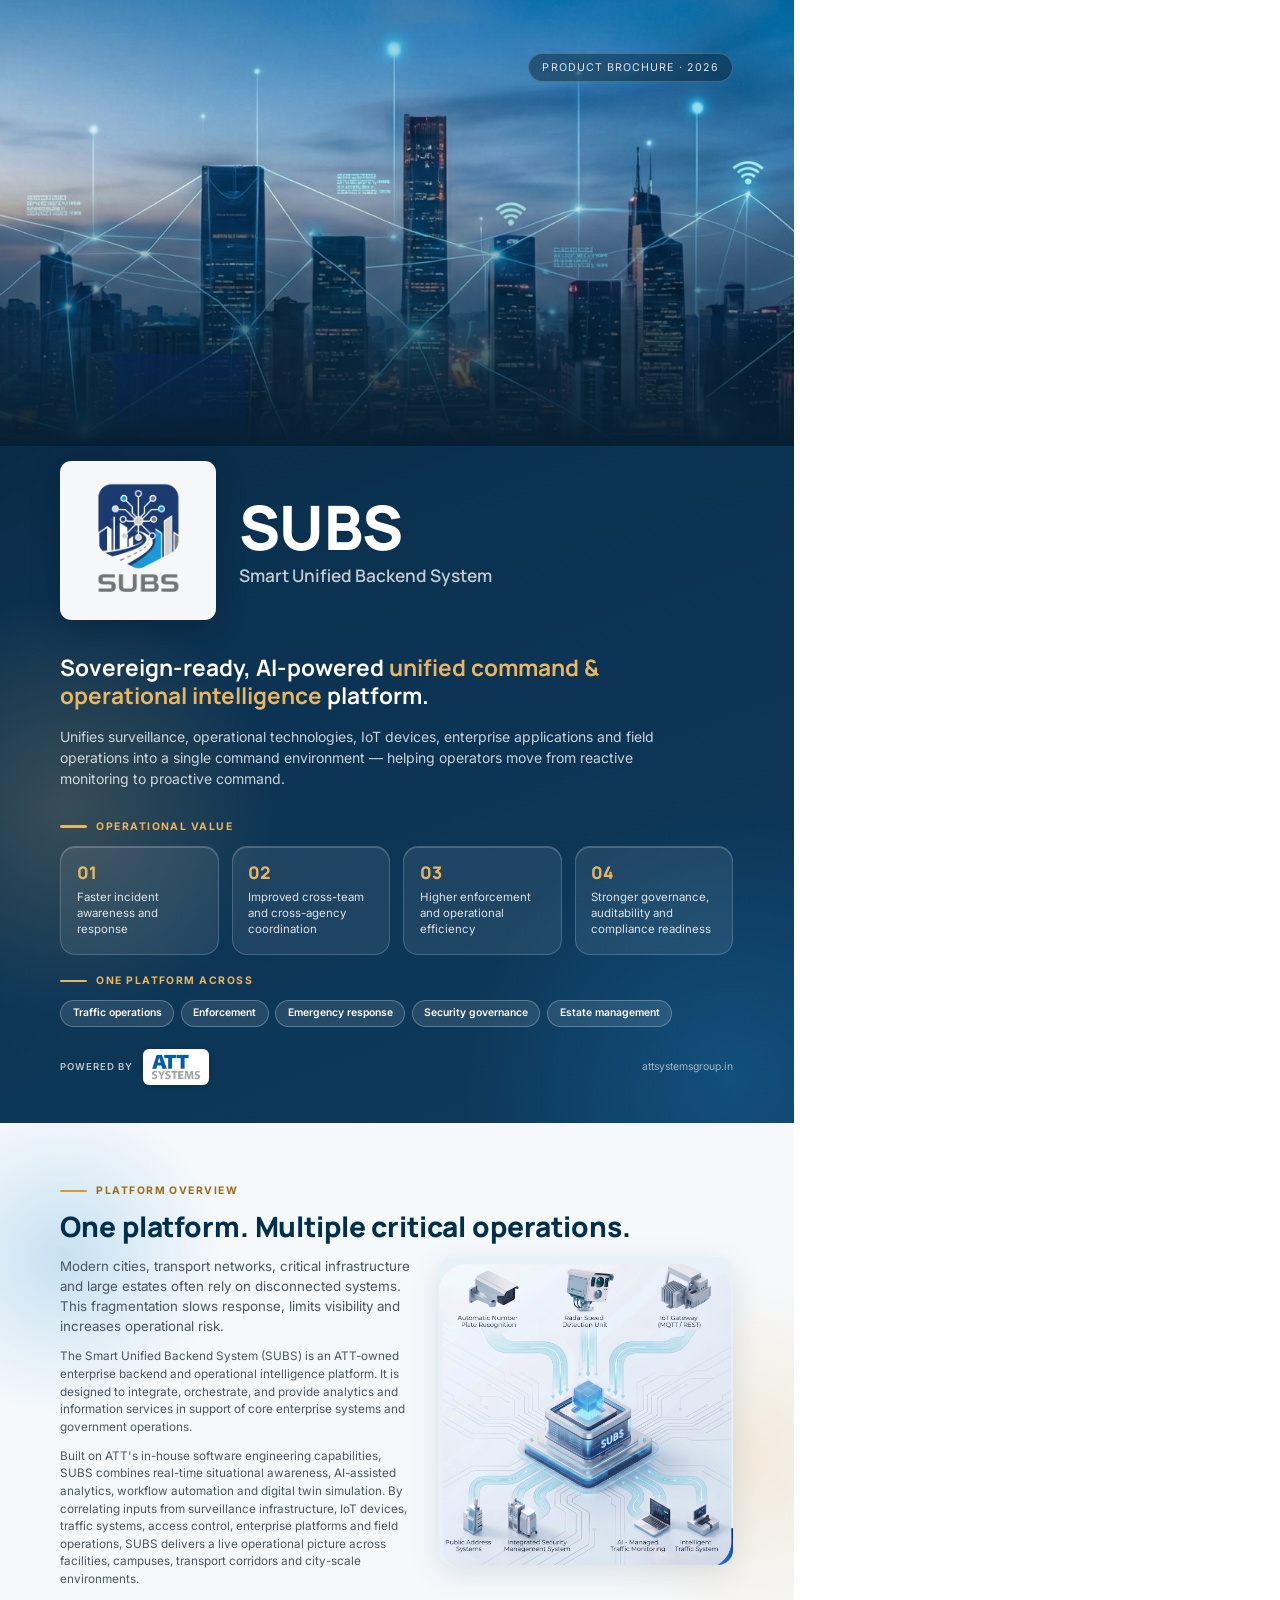
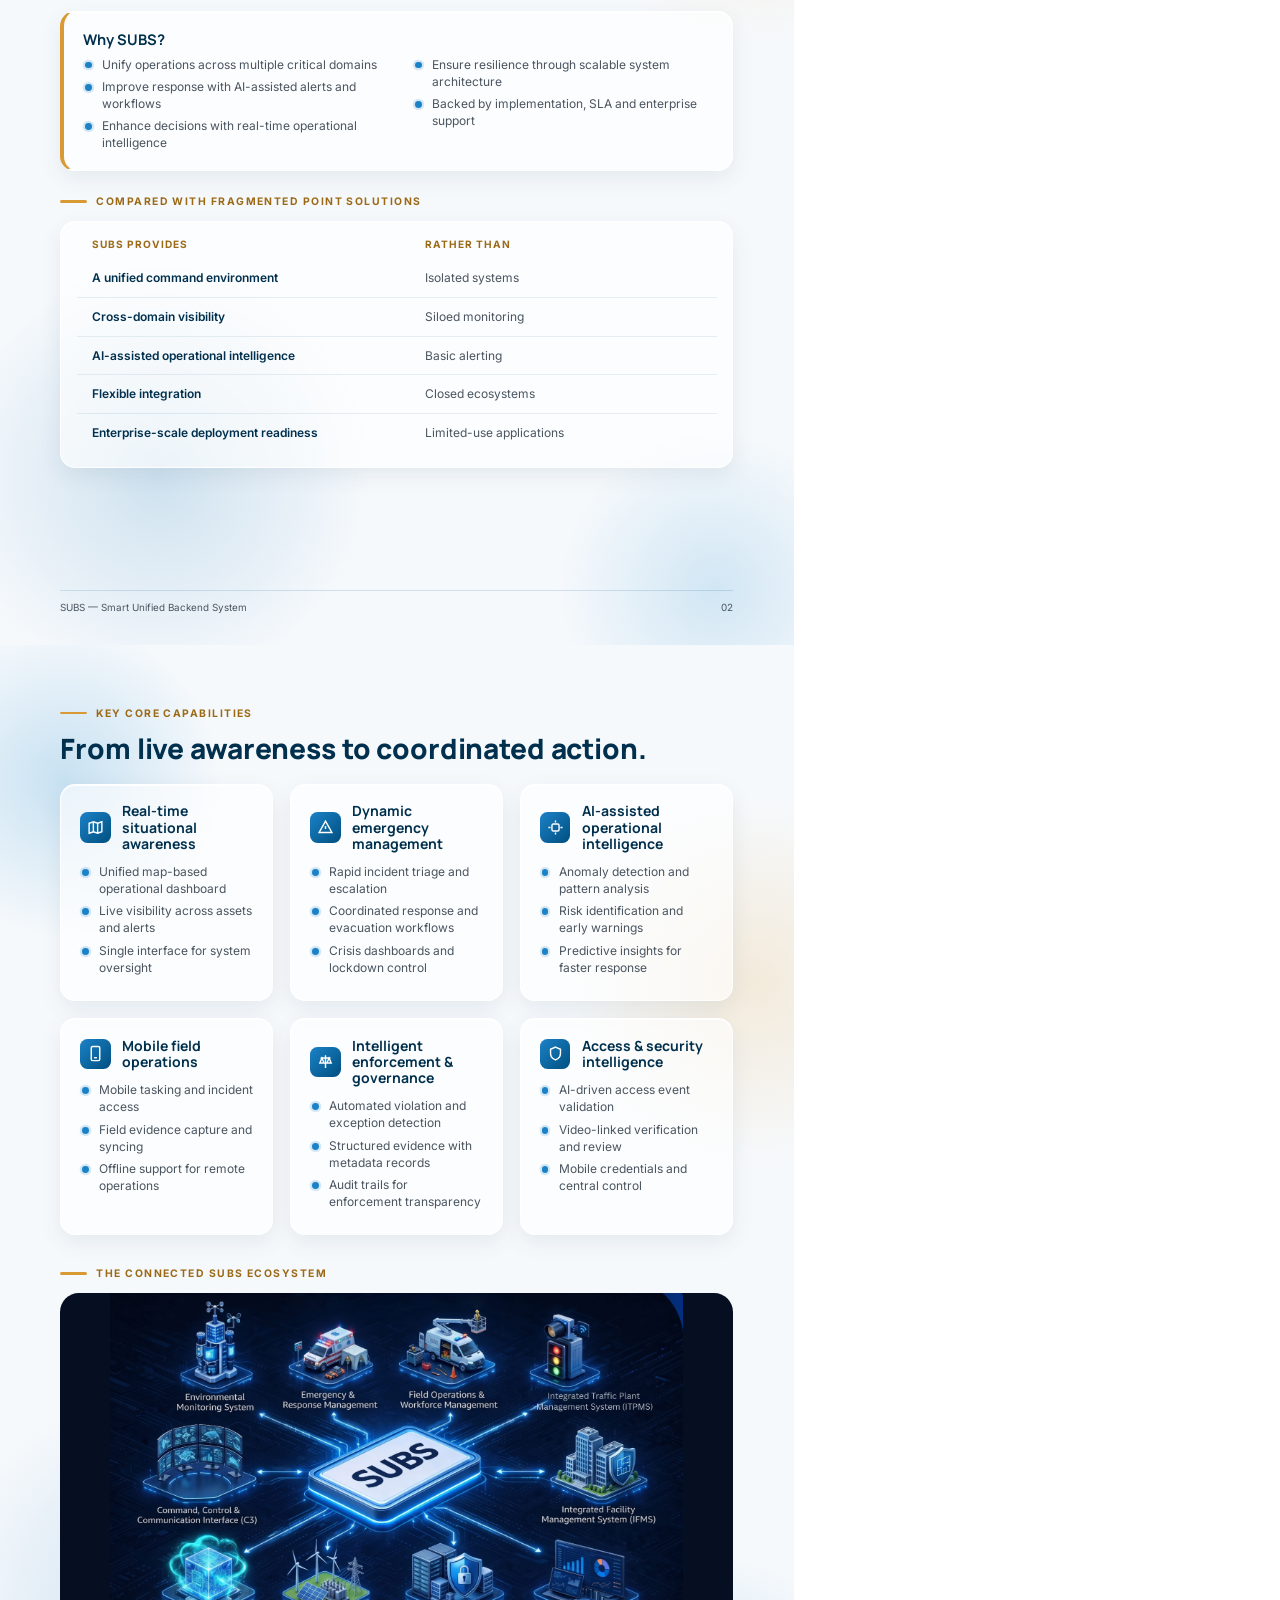
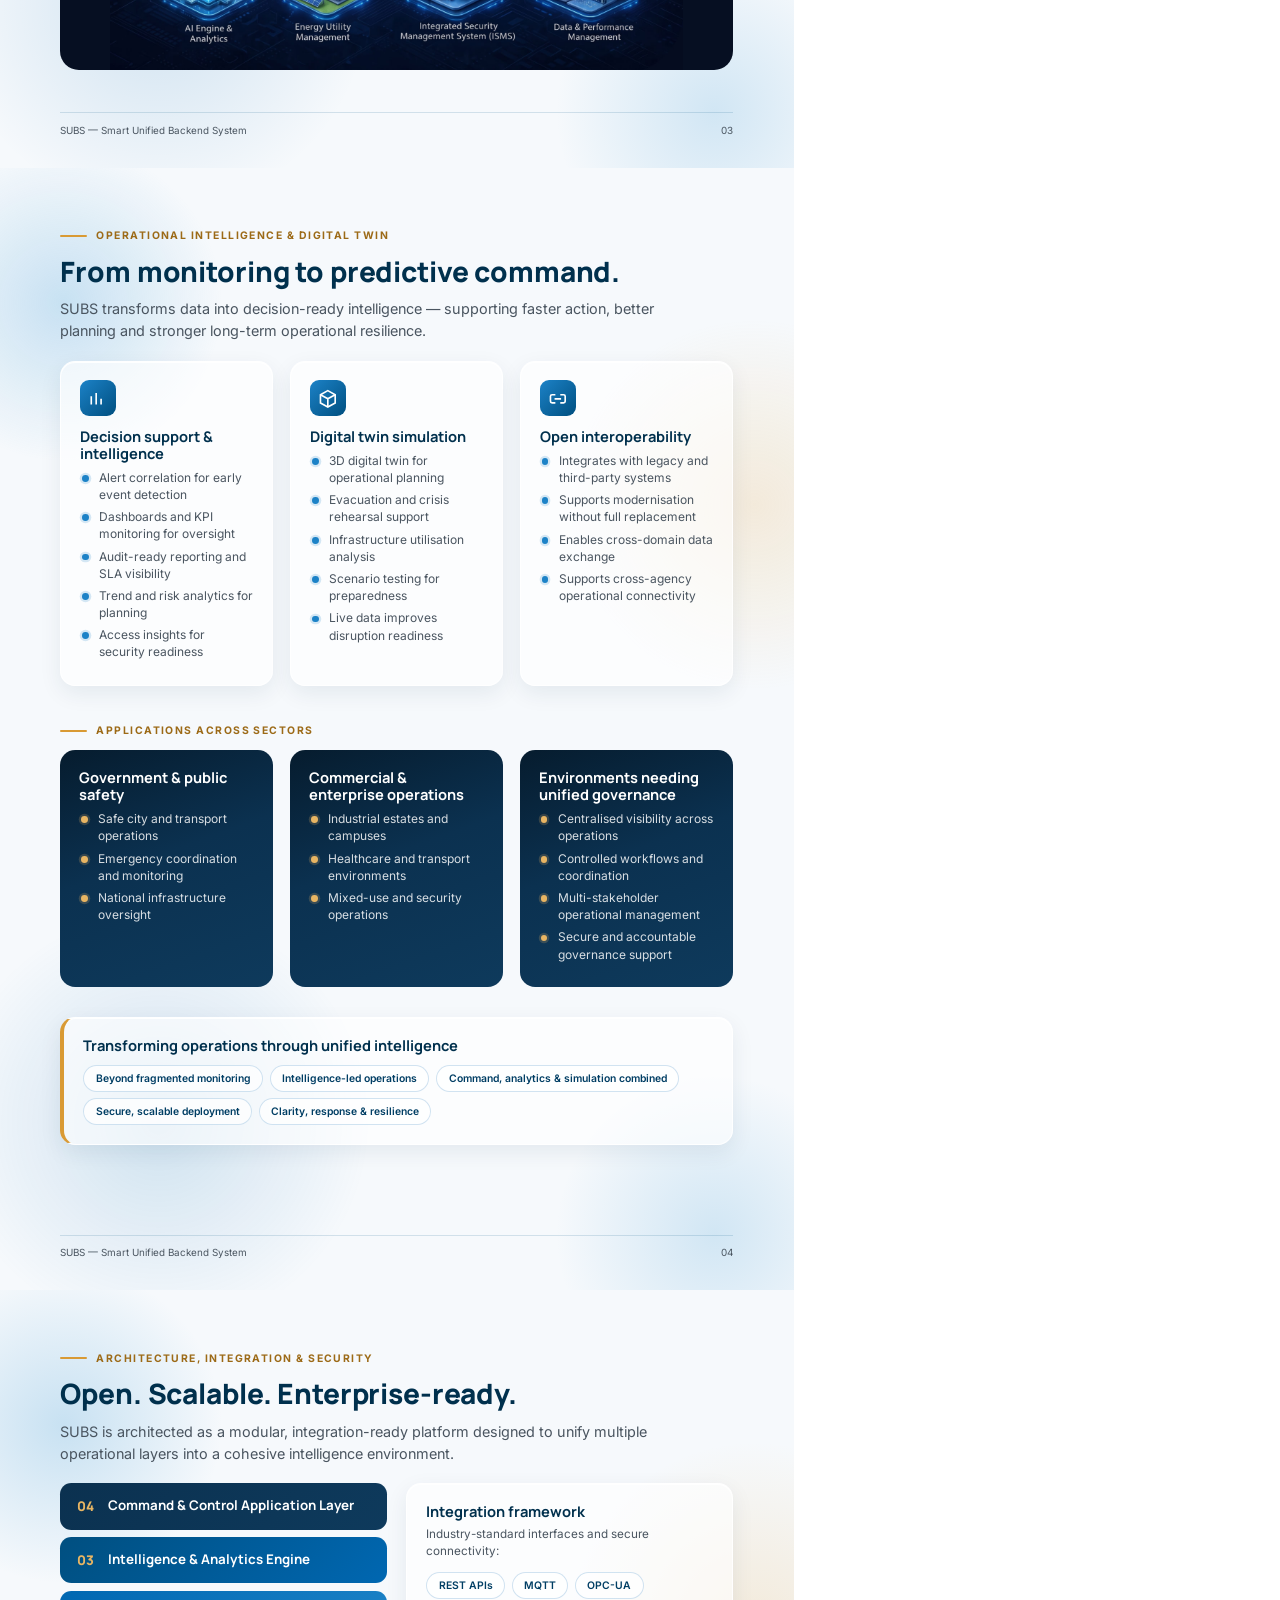
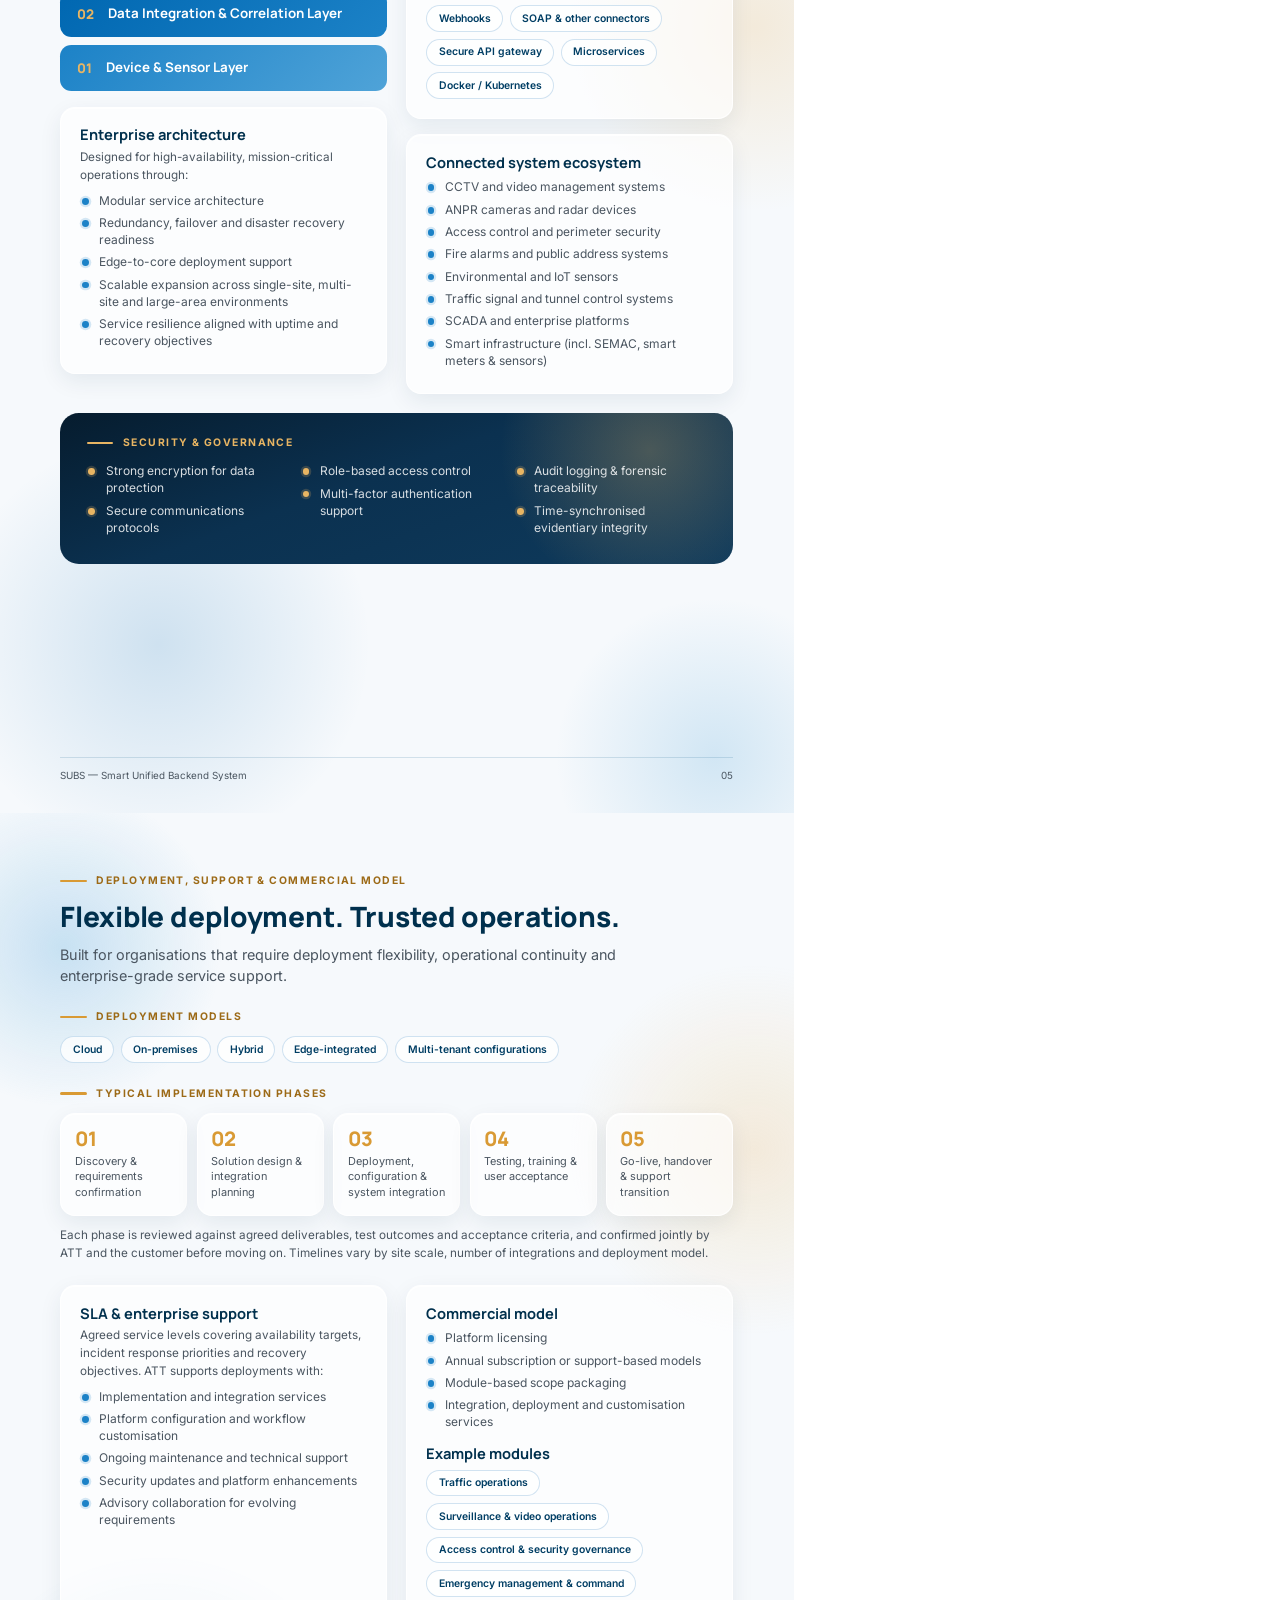
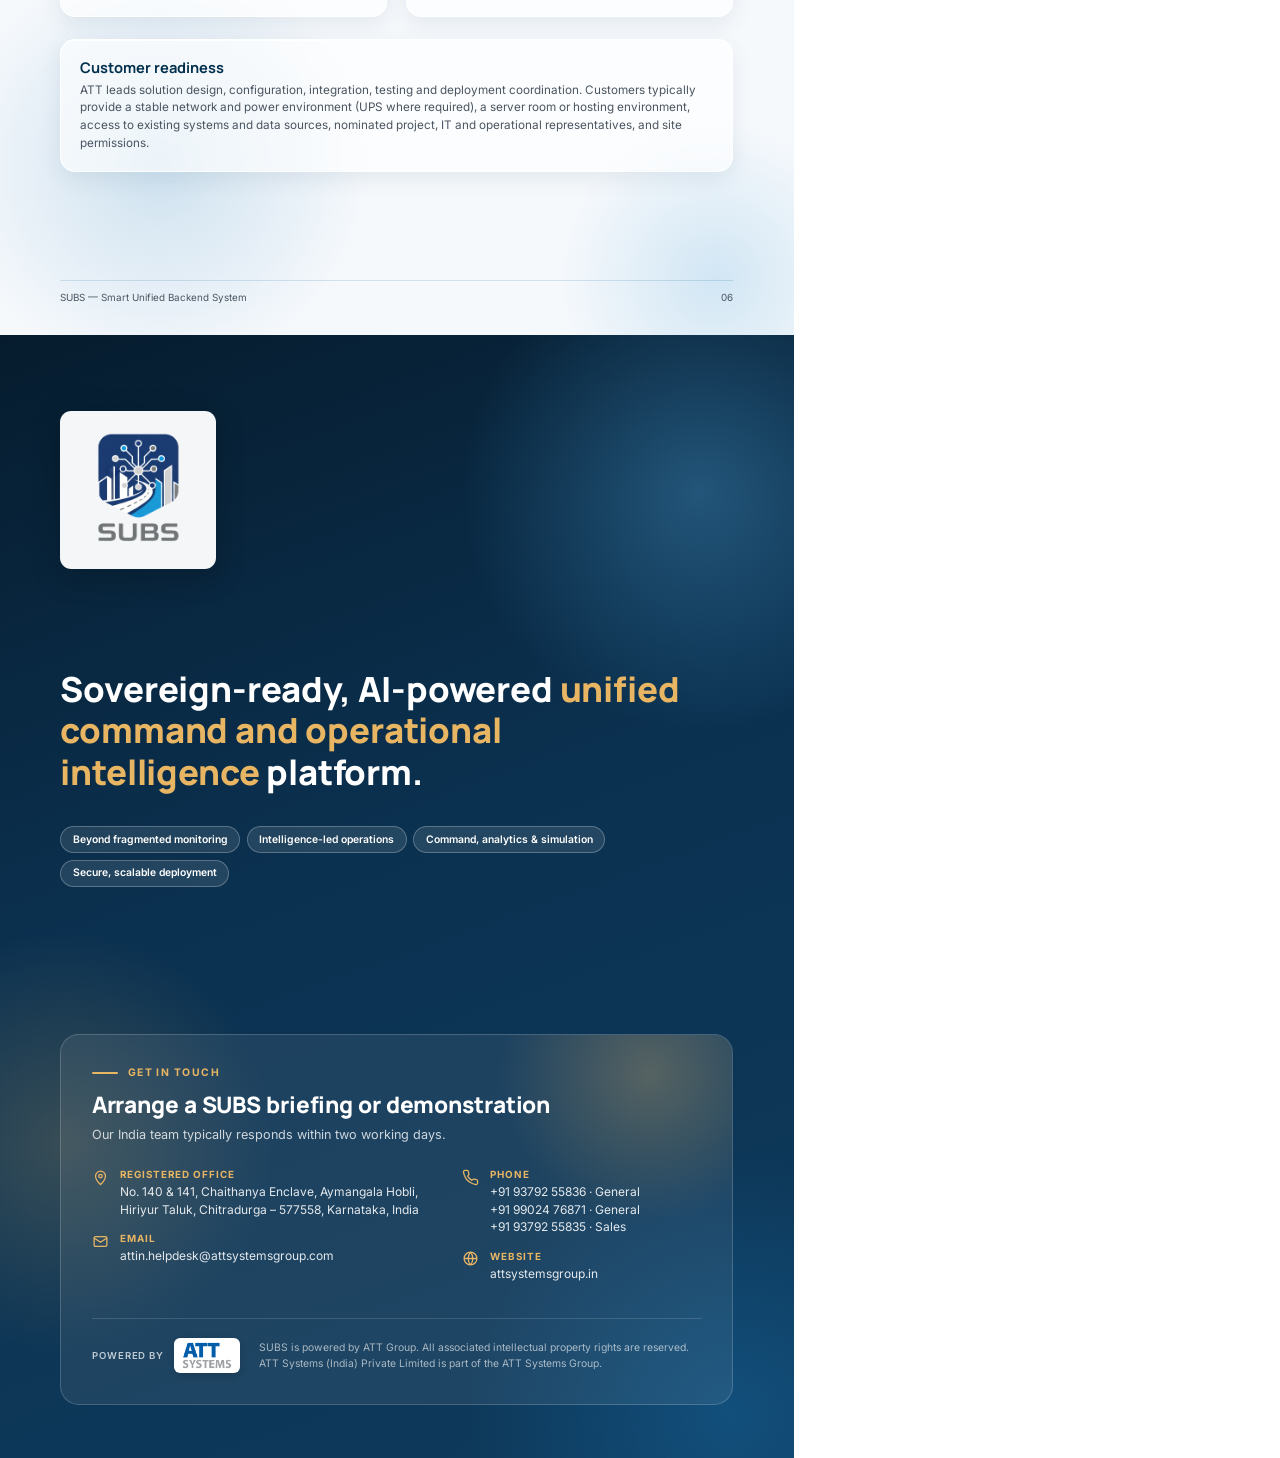
<file: _brochure/subs-brochure.html>
<!DOCTYPE html>
<html lang="en">
<head>
<meta charset="UTF-8">
<title>SUBS Product Brochure | ATT Systems (India) Private Limited</title>
<link href="https://fonts.googleapis.com/css2?family=Inter:wght@400;500;600;700;800&family=Manrope:wght@600;700;800&display=swap" rel="stylesheet">
<link rel="stylesheet" href="brochure.css">
<style>
  /* Content source: official "SUBS brochure V7 [PRINT]_28Apr2026.pdf" */

  /* ---------- Cover ---------- */
  .cover { padding: 0; display: flex; flex-direction: column; }
  .cover-img {
    position: relative; height: 118mm;
    background: url("img/subs-city.jpg") center / cover no-repeat;
  }
  .cover-img::after {
    content: ""; position: absolute; inset: 0;
    background: linear-gradient(180deg, rgba(6,28,46,0.15) 0%, rgba(6,28,46,0) 40%, #071f33 100%);
  }
  .cover-bar { position: absolute; z-index: 2; top: 14mm; left: 16mm; right: 16mm; display: flex; justify-content: space-between; align-items: center; }
  .cover-bar .tag { font-size: 8pt; color: rgba(255,255,255,0.85); letter-spacing: 0.1em; text-transform: uppercase; background: rgba(6,28,46,0.45); padding: 1.5mm 3.5mm; border-radius: 10mm; border: 1px solid rgba(255,255,255,0.2); }
  .cover-body { flex: 1; padding: 4mm 16mm 0; display: flex; flex-direction: column; }
  .subs-title { display: flex; align-items: center; gap: 6mm; }
  .subs-title .logo-chip { padding: 4mm 6mm; }
  .subs-title .logo-chip img { height: 34mm; }
  .subs-title h1 { font-size: 46pt; font-weight: 800; letter-spacing: -0.01em; line-height: 1.05; }
  .subs-title h1 small { display: block; font-size: 13pt; font-weight: 600; color: rgba(255,255,255,0.75); letter-spacing: 0; margin-top: 2mm; }
  .cover-tagline { font-family: var(--font-display); font-size: 17pt; font-weight: 700; line-height: 1.25; margin-top: 9mm; max-width: 165mm; }
  .cover-tagline span { color: var(--att-gold-500); }
  .cover-intro { font-size: 10.5pt; color: rgba(255,255,255,0.78); margin-top: 4mm; max-width: 165mm; }
  .domains { margin-top: auto; margin-bottom: 6mm; }
  .value .glass-dark { padding: 4.5mm 4mm; }
  .value .big-num { font-size: 13pt; display: block; margin-bottom: 2mm; }
  .value p { font-size: 8.6pt; color: rgba(255,255,255,0.84); line-height: 1.4; }

  /* ---------- Back cover ---------- */
  .back { display: flex; flex-direction: column; padding: 20mm 16mm 14mm; }
  .back-logos { display: flex; gap: 4mm; }
  .back-logos .logo-chip { padding: 4mm 6mm; }
  .back-logos .logo-chip img { height: 34mm; }
  .back > h2 { font-size: 26pt; margin-top: 26mm; line-height: 1.2; max-width: 165mm; }
  .back > h2 span { color: var(--att-gold-500); }
  .back .contact-grid { grid-template-columns: 1.45fr 1fr; }
  .back .contact-band { margin-top: auto; background: rgba(255,255,255,0.07); border: 1px solid rgba(255,255,255,0.18); }
  .cover-foot { padding: 0 16mm 10mm; display: flex; justify-content: space-between; align-items: center; font-size: 7.8pt; color: rgba(255,255,255,0.6); }

  /* ---------- Overview ---------- */
  .ov { display: grid; grid-template-columns: 1fr 78mm; gap: 6mm; align-items: start; }
  .ov-img { border-radius: 4mm; overflow: hidden; box-shadow: 0 2mm 8mm rgba(0,48,77,0.12); }
  .ov-img img { width: 100%; display: block; }

  /* ---------- Capabilities ---------- */
  .cap h3 { display: flex; align-items: center; gap: 3mm; margin-bottom: 3mm; font-size: 10.5pt; }
  .eco { border-radius: 5mm; overflow: hidden; position: relative; }
  .eco { background: #060f22; display: flex; justify-content: center; }
  .eco img { display: block; height: 100mm; width: auto; }

  /* ---------- Architecture ---------- */
  .stack { display: flex; flex-direction: column; gap: 2mm; }
  .layer { display: flex; align-items: center; gap: 3.5mm; padding: 3.5mm 4.5mm; border-radius: 3mm; color: #fff; font-family: var(--font-display); font-weight: 700; font-size: 10pt; }
  .layer .big-num { font-size: 10pt; color: var(--att-gold-500); }
  .layer.l4 { background: linear-gradient(135deg, #0b3150, #0e3a5c); }
  .layer.l3 { background: linear-gradient(135deg, #004f80, #0067b1); }
  .layer.l2 { background: linear-gradient(135deg, #0067b1, #1c82c7); }
  .layer.l1 { background: linear-gradient(135deg, #1c82c7, #4fa3d8); }

  /* ---------- Phases ---------- */
  .phases { display: grid; grid-template-columns: repeat(5, 1fr); gap: 2.5mm; }
  .phase { padding: 4mm 3.5mm; position: relative; }
  .phase .big-num { font-size: 15pt; display: block; margin-bottom: 1.5mm; }
  .phase p { font-size: 8.2pt; color: var(--ink-soft); line-height: 1.38; }

  /* ---------- Comparison ---------- */
  .vs { width: 100%; border-collapse: separate; border-spacing: 0; }
  .vs td { padding: 2.6mm 4mm; font-size: 9pt; border-bottom: 1px solid rgba(0,79,128,0.09); vertical-align: top; }
  .vs tr:last-child td { border-bottom: 0; }
  .vs td:first-child { font-weight: 600; color: var(--att-blue-900); width: 52%; }
  .vs td:last-child { color: var(--ink-soft); }
  .vs th { text-align: left; font-size: 7.6pt; letter-spacing: 0.1em; text-transform: uppercase; color: var(--att-gold-700); padding: 0 4mm 2mm; }
</style>
</head>
<body>

<!-- =============== PAGE 1 — COVER =============== -->
<section class="page dark cover">
  <div class="cover-img">
    <div class="cover-bar">
      <span></span>
      <span class="tag">Product Brochure · 2026</span>
    </div>
  </div>

  <div class="cover-body">
    <div class="subs-title">
      <div class="logo-chip"><img src="../assets/img/products/subs-logo.png" alt="SUBS"></div>
      <h1>SUBS<small>Smart Unified Backend System</small></h1>
    </div>
    <div class="cover-tagline">Sovereign-ready, AI-powered <span>unified command &amp; operational intelligence</span> platform.</div>
    <p class="cover-intro">Unifies surveillance, operational technologies, IoT devices, enterprise applications and field operations into a single command environment — helping operators move from reactive monitoring to proactive command.</p>

    <div class="eyebrow mt-8">Operational value</div>
    <div class="grid-4 value">
      <div class="glass-dark"><span class="big-num">01</span><p>Faster incident awareness and response</p></div>
      <div class="glass-dark"><span class="big-num">02</span><p>Improved cross-team and cross-agency coordination</p></div>
      <div class="glass-dark"><span class="big-num">03</span><p>Higher enforcement and operational efficiency</p></div>
      <div class="glass-dark"><span class="big-num">04</span><p>Stronger governance, auditability and compliance readiness</p></div>
    </div>

    <div class="domains">
      <div class="eyebrow">One platform across</div>
      <div class="chips"><span>Traffic operations</span><span>Enforcement</span><span>Emergency response</span><span>Security governance</span><span>Estate management</span></div>
    </div>
  </div>
  <div class="cover-foot"><span class="powered">Powered by <span class="chip"><img src="../assets/img/att-logo-trim.png" alt="ATT Systems"></span></span><span>attsystemsgroup.in</span></div>
</section>

<!-- =============== PAGE 2 — OVERVIEW =============== -->
<section class="page light">
  <div class="eyebrow">Platform overview</div>
  <h2>One platform. Multiple critical operations.</h2>

  <div class="ov mt-4">
    <div>
      <p class="lead" style="font-size:10pt;">Modern cities, transport networks, critical infrastructure and large estates often rely on disconnected systems. This fragmentation slows response, limits visibility and increases operational risk.</p>
      <p class="small muted mt-3">The Smart Unified Backend System (SUBS) is an ATT-owned enterprise backend and operational intelligence platform. It is designed to integrate, orchestrate, and provide analytics and information services in support of core enterprise systems and government operations.</p>
      <p class="small muted mt-3">Built on ATT's in-house software engineering capabilities, SUBS combines real-time situational awareness, AI-assisted analytics, workflow automation and digital twin simulation. By correlating inputs from surveillance infrastructure, IoT devices, traffic systems, access control, enterprise platforms and field operations, SUBS delivers a live operational picture across facilities, campuses, transport corridors and city-scale environments.</p>
    </div>
    <div class="ov-img"><img src="img/subs-platform.jpg" alt="SUBS connects ANPR, radar, IoT gateways, PA, security and traffic systems"></div>
  </div>

  <div class="glass pad accent-left mt-6">
    <h3>Why SUBS?</h3>
    <ul class="ticks mt-2" style="columns:2;column-gap:8mm;">
      <li>Unify operations across multiple critical domains</li>
      <li>Improve response with AI-assisted alerts and workflows</li>
      <li>Enhance decisions with real-time operational intelligence</li>
      <li>Ensure resilience through scalable system architecture</li>
      <li>Backed by implementation, SLA and enterprise support</li>
    </ul>
  </div>

  <div class="eyebrow mt-6">Compared with fragmented point solutions</div>
  <div class="glass pad-sm">
    <table class="vs">
      <tr><th>SUBS provides</th><th>Rather than</th></tr>
      <tr><td>A unified command environment</td><td>Isolated systems</td></tr>
      <tr><td>Cross-domain visibility</td><td>Siloed monitoring</td></tr>
      <tr><td>AI-assisted operational intelligence</td><td>Basic alerting</td></tr>
      <tr><td>Flexible integration</td><td>Closed ecosystems</td></tr>
      <tr><td>Enterprise-scale deployment readiness</td><td>Limited-use applications</td></tr>
    </table>
  </div>

  <div class="page-foot"><span>SUBS — Smart Unified Backend System</span><span>02</span></div>
</section>

<!-- =============== PAGE 3 — CORE CAPABILITIES =============== -->
<section class="page light">
  <div class="eyebrow">Key core capabilities</div>
  <h2>From live awareness to coordinated action.</h2>

  <div class="grid-3 mt-5">
    <div class="glass pad cap">
      <h3><span class="ico sm"><svg viewBox="0 0 24 24" fill="none" stroke="currentColor" stroke-width="2"><path d="M9 4L3 6v14l6-2 6 2 6-2V4l-6 2-6-2z"/><path d="M9 4v14M15 6v14"/></svg></span>Real-time situational awareness</h3>
      <ul class="ticks"><li>Unified map-based operational dashboard</li><li>Live visibility across assets and alerts</li><li>Single interface for system oversight</li></ul>
    </div>
    <div class="glass pad cap">
      <h3><span class="ico sm"><svg viewBox="0 0 24 24" fill="none" stroke="currentColor" stroke-width="2"><path d="M12 3l9 16H3L12 3z"/><path d="M12 10v4M12 17v.01"/></svg></span>Dynamic emergency management</h3>
      <ul class="ticks"><li>Rapid incident triage and escalation</li><li>Coordinated response and evacuation workflows</li><li>Crisis dashboards and lockdown control</li></ul>
    </div>
    <div class="glass pad cap">
      <h3><span class="ico sm"><svg viewBox="0 0 24 24" fill="none" stroke="currentColor" stroke-width="2"><rect x="7" y="7" width="10" height="10" rx="2"/><path d="M12 2v3M12 19v3M2 12h3M19 12h3"/></svg></span>AI-assisted operational intelligence</h3>
      <ul class="ticks"><li>Anomaly detection and pattern analysis</li><li>Risk identification and early warnings</li><li>Predictive insights for faster response</li></ul>
    </div>
    <div class="glass pad cap">
      <h3><span class="ico sm"><svg viewBox="0 0 24 24" fill="none" stroke="currentColor" stroke-width="2"><rect x="6" y="2" width="12" height="20" rx="2"/><path d="M10 18h4"/></svg></span>Mobile field operations</h3>
      <ul class="ticks"><li>Mobile tasking and incident access</li><li>Field evidence capture and syncing</li><li>Offline support for remote operations</li></ul>
    </div>
    <div class="glass pad cap">
      <h3><span class="ico sm"><svg viewBox="0 0 24 24" fill="none" stroke="currentColor" stroke-width="2"><path d="M12 3v18M5 7h14M7 7l-3 7h6L7 7zM17 7l-3 7h6l-3-7z"/></svg></span>Intelligent enforcement &amp; governance</h3>
      <ul class="ticks"><li>Automated violation and exception detection</li><li>Structured evidence with metadata records</li><li>Audit trails for enforcement transparency</li></ul>
    </div>
    <div class="glass pad cap">
      <h3><span class="ico sm"><svg viewBox="0 0 24 24" fill="none" stroke="currentColor" stroke-width="2"><path d="M12 3l7 3v6c0 4.5-3 7.5-7 9-4-1.5-7-4.5-7-9V6l7-3z"/></svg></span>Access &amp; security intelligence</h3>
      <ul class="ticks"><li>AI-driven access event validation</li><li>Video-linked verification and review</li><li>Mobile credentials and central control</li></ul>
    </div>
  </div>

  <div class="eyebrow mt-8">The connected SUBS ecosystem</div>
  <div class="eco"><img src="img/subs-ecosystem.jpg" alt="SUBS connects environmental monitoring, emergency response, field operations, ITPMS, IFMS, ISMS, energy, AI engine, C3 and data management"></div>

  <div class="page-foot"><span>SUBS — Smart Unified Backend System</span><span>03</span></div>
</section>

<!-- =============== PAGE 4 — INTELLIGENCE & SECTORS =============== -->
<section class="page light">
  <div class="eyebrow">Operational intelligence &amp; digital twin</div>
  <h2>From monitoring to predictive command.</h2>
  <p class="lead">SUBS transforms data into decision-ready intelligence — supporting faster action, better planning and stronger long-term operational resilience.</p>

  <div class="grid-3 mt-5">
    <div class="glass pad">
      <div class="ico"><svg viewBox="0 0 24 24" fill="none" stroke="currentColor" stroke-width="2"><path d="M4 19V9m6 10V5m6 14v-7"/></svg></div>
      <h3 class="mt-3">Decision support &amp; intelligence</h3>
      <ul class="ticks mt-2"><li>Alert correlation for early event detection</li><li>Dashboards and KPI monitoring for oversight</li><li>Audit-ready reporting and SLA visibility</li><li>Trend and risk analytics for planning</li><li>Access insights for security readiness</li></ul>
    </div>
    <div class="glass pad">
      <div class="ico"><svg viewBox="0 0 24 24" fill="none" stroke="currentColor" stroke-width="2"><path d="M12 2l9 5v10l-9 5-9-5V7l9-5z"/><path d="M12 12l9-5M12 12v10M12 12L3 7"/></svg></div>
      <h3 class="mt-3">Digital twin simulation</h3>
      <ul class="ticks mt-2"><li>3D digital twin for operational planning</li><li>Evacuation and crisis rehearsal support</li><li>Infrastructure utilisation analysis</li><li>Scenario testing for preparedness</li><li>Live data improves disruption readiness</li></ul>
    </div>
    <div class="glass pad">
      <div class="ico"><svg viewBox="0 0 24 24" fill="none" stroke="currentColor" stroke-width="2"><path d="M9 7H5a2 2 0 00-2 2v6a2 2 0 002 2h4M15 7h4a2 2 0 012 2v6a2 2 0 01-2 2h-4M8 12h8"/></svg></div>
      <h3 class="mt-3">Open interoperability</h3>
      <ul class="ticks mt-2"><li>Integrates with legacy and third-party systems</li><li>Supports modernisation without full replacement</li><li>Enables cross-domain data exchange</li><li>Supports cross-agency operational connectivity</li></ul>
    </div>
  </div>

  <div class="eyebrow mt-10">Applications across sectors</div>
  <div class="grid-3">
    <div class="panel-dark pad" style="border-radius:4mm;">
      <h3>Government &amp; public safety</h3>
      <ul class="ticks mt-2"><li>Safe city and transport operations</li><li>Emergency coordination and monitoring</li><li>National infrastructure oversight</li></ul>
    </div>
    <div class="panel-dark pad" style="border-radius:4mm;">
      <h3>Commercial &amp; enterprise operations</h3>
      <ul class="ticks mt-2"><li>Industrial estates and campuses</li><li>Healthcare and transport environments</li><li>Mixed-use and security operations</li></ul>
    </div>
    <div class="panel-dark pad" style="border-radius:4mm;">
      <h3>Environments needing unified governance</h3>
      <ul class="ticks mt-2"><li>Centralised visibility across operations</li><li>Controlled workflows and coordination</li><li>Multi-stakeholder operational management</li><li>Secure and accountable governance support</li></ul>
    </div>
  </div>

  <div class="glass pad mt-8 accent-left">
    <h3>Transforming operations through unified intelligence</h3>
    <div class="chips mt-3"><span>Beyond fragmented monitoring</span><span>Intelligence-led operations</span><span>Command, analytics &amp; simulation combined</span><span>Secure, scalable deployment</span><span>Clarity, response &amp; resilience</span></div>
  </div>

  <div class="page-foot"><span>SUBS — Smart Unified Backend System</span><span>04</span></div>
</section>

<!-- =============== PAGE 5 — ARCHITECTURE =============== -->
<section class="page light">
  <div class="eyebrow">Architecture, integration &amp; security</div>
  <h2>Open. Scalable. Enterprise-ready.</h2>
  <p class="lead">SUBS is architected as a modular, integration-ready platform designed to unify multiple operational layers into a cohesive intelligence environment.</p>

  <div class="grid-2 mt-5" style="align-items:start;">
    <div>
      <div class="stack">
        <div class="layer l4"><span class="big-num">04</span>Command &amp; Control Application Layer</div>
        <div class="layer l3"><span class="big-num">03</span>Intelligence &amp; Analytics Engine</div>
        <div class="layer l2"><span class="big-num">02</span>Data Integration &amp; Correlation Layer</div>
        <div class="layer l1"><span class="big-num">01</span>Device &amp; Sensor Layer</div>
      </div>
      <div class="glass pad mt-4">
        <h3>Enterprise architecture</h3>
        <p class="small muted">Designed for high-availability, mission-critical operations through:</p>
        <ul class="ticks mt-2"><li>Modular service architecture</li><li>Redundancy, failover and disaster recovery readiness</li><li>Edge-to-core deployment support</li><li>Scalable expansion across single-site, multi-site and large-area environments</li><li>Service resilience aligned with uptime and recovery objectives</li></ul>
      </div>
    </div>
    <div>
      <div class="glass pad">
        <h3>Integration framework</h3>
        <p class="small muted">Industry-standard interfaces and secure connectivity:</p>
        <div class="chips mt-3"><span>REST APIs</span><span>MQTT</span><span>OPC-UA</span><span>Webhooks</span><span>SOAP &amp; other connectors</span><span>Secure API gateway</span><span>Microservices</span><span>Docker / Kubernetes</span></div>
      </div>
      <div class="glass pad mt-4">
        <h3>Connected system ecosystem</h3>
        <ul class="ticks mt-2"><li>CCTV and video management systems</li><li>ANPR cameras and radar devices</li><li>Access control and perimeter security</li><li>Fire alarms and public address systems</li><li>Environmental and IoT sensors</li><li>Traffic signal and tunnel control systems</li><li>SCADA and enterprise platforms</li><li>Smart infrastructure (incl. SEMAC, smart meters &amp; sensors)</li></ul>
      </div>
    </div>
  </div>

  <div class="contact-band panel-dark mt-5" style="padding:6mm 7mm;">
    <div class="eyebrow">Security &amp; governance</div>
    <div class="grid-3" style="gap:3mm 6mm;">
      <ul class="ticks"><li>Strong encryption for data protection</li><li>Secure communications protocols</li></ul>
      <ul class="ticks"><li>Role-based access control</li><li>Multi-factor authentication support</li></ul>
      <ul class="ticks"><li>Audit logging &amp; forensic traceability</li><li>Time-synchronised evidentiary integrity</li></ul>
    </div>
  </div>

  <div class="page-foot"><span>SUBS — Smart Unified Backend System</span><span>05</span></div>
</section>

<!-- =============== PAGE 6 — DEPLOYMENT & COMMERCIAL =============== -->
<section class="page light">
  <div class="eyebrow">Deployment, support &amp; commercial model</div>
  <h2>Flexible deployment. Trusted operations.</h2>
  <p class="lead">Built for organisations that require deployment flexibility, operational continuity and enterprise-grade service support.</p>

  <div class="eyebrow mt-6">Deployment models</div>
  <div class="chips"><span>Cloud</span><span>On-premises</span><span>Hybrid</span><span>Edge-integrated</span><span>Multi-tenant configurations</span></div>

  <div class="eyebrow mt-6">Typical implementation phases</div>
  <div class="phases">
    <div class="glass phase"><span class="big-num">01</span><p>Discovery &amp; requirements confirmation</p></div>
    <div class="glass phase"><span class="big-num">02</span><p>Solution design &amp; integration planning</p></div>
    <div class="glass phase"><span class="big-num">03</span><p>Deployment, configuration &amp; system integration</p></div>
    <div class="glass phase"><span class="big-num">04</span><p>Testing, training &amp; user acceptance</p></div>
    <div class="glass phase"><span class="big-num">05</span><p>Go-live, handover &amp; support transition</p></div>
  </div>
  <p class="small muted mt-3">Each phase is reviewed against agreed deliverables, test outcomes and acceptance criteria, and confirmed jointly by ATT and the customer before moving on. Timelines vary by site scale, number of integrations and deployment model.</p>

  <div class="grid-2 mt-6">
    <div class="glass pad">
      <h3>SLA &amp; enterprise support</h3>
      <p class="small muted">Agreed service levels covering availability targets, incident response priorities and recovery objectives. ATT supports deployments with:</p>
      <ul class="ticks mt-2"><li>Implementation and integration services</li><li>Platform configuration and workflow customisation</li><li>Ongoing maintenance and technical support</li><li>Security updates and platform enhancements</li><li>Advisory collaboration for evolving requirements</li></ul>
    </div>
    <div class="glass pad">
      <h3>Commercial model</h3>
      <ul class="ticks mt-2"><li>Platform licensing</li><li>Annual subscription or support-based models</li><li>Module-based scope packaging</li><li>Integration, deployment and customisation services</li></ul>
      <h3 class="mt-4">Example modules</h3>
      <div class="chips mt-2"><span>Traffic operations</span><span>Surveillance &amp; video operations</span><span>Access control &amp; security governance</span><span>Emergency management &amp; command</span></div>
    </div>
  </div>

  <div class="glass pad mt-6">
    <h3>Customer readiness</h3>
    <p class="small muted">ATT leads solution design, configuration, integration, testing and deployment coordination. Customers typically provide a stable network and power environment (UPS where required), a server room or hosting environment, access to existing systems and data sources, nominated project, IT and operational representatives, and site permissions.</p>
  </div>

  <div class="page-foot"><span>SUBS — Smart Unified Backend System</span><span>06</span></div>
</section>

<!-- =============== PAGE 7 — BACK COVER =============== -->
<section class="page dark back">
  <div class="back-logos">
    <div class="logo-chip"><img src="../assets/img/products/subs-logo.png" alt="SUBS"></div>
  </div>

  <h2>Sovereign-ready, AI-powered <span>unified command and operational intelligence</span> platform.</h2>
  <div class="chips mt-6"><span>Beyond fragmented monitoring</span><span>Intelligence-led operations</span><span>Command, analytics &amp; simulation</span><span>Secure, scalable deployment</span></div>

  <div class="contact-band">
    <div class="eyebrow">Get in touch</div>
    <h2>Arrange a SUBS briefing or demonstration</h2>
    <p class="intro">Our India team typically responds within two working days.</p>
    <div class="contact-grid">
      <div>
        <div class="contact-item"><svg viewBox="0 0 24 24" fill="none" stroke="currentColor" stroke-width="1.8"><path d="M12 22s7-6.2 7-12a7 7 0 10-14 0c0 5.8 7 12 7 12z"/><circle cx="12" cy="10" r="2.5"/></svg><div><b>Registered office</b><span>No. 140 &amp; 141, Chaithanya Enclave, Aymangala Hobli,<br>Hiriyur Taluk, Chitradurga – 577558, Karnataka, India</span></div></div>
        <div class="contact-item"><svg viewBox="0 0 24 24" fill="none" stroke="currentColor" stroke-width="1.8"><rect x="3" y="5" width="18" height="14" rx="2"/><path d="M3 7l9 6 9-6"/></svg><div><b>Email</b><span>attin.helpdesk@attsystemsgroup.com</span></div></div>
      </div>
      <div>
        <div class="contact-item"><svg viewBox="0 0 24 24" fill="none" stroke="currentColor" stroke-width="1.8"><path d="M22 16.9v3a2 2 0 01-2.2 2 19.8 19.8 0 01-8.6-3.1 19.5 19.5 0 01-6-6A19.8 19.8 0 012.1 4.2 2 2 0 014.1 2h3a2 2 0 012 1.7c.1 1 .3 2 .6 2.9a2 2 0 01-.5 2.1L8 10a16 16 0 006 6l1.3-1.2a2 2 0 012.1-.5c.9.3 1.9.5 2.9.6a2 2 0 011.7 2z"/></svg><div><b>Phone</b><span>+91 93792 55836 · General<br>+91 99024 76871 · General<br>+91 93792 55835 · Sales</span></div></div>
        <div class="contact-item"><svg viewBox="0 0 24 24" fill="none" stroke="currentColor" stroke-width="1.8"><circle cx="12" cy="12" r="9"/><path d="M3 12h18M12 3a14 14 0 010 18M12 3a14 14 0 000 18"/></svg><div><b>Website</b><span>attsystemsgroup.in</span></div></div>
      </div>
    </div>
    <div class="contact-sign">
      <span class="powered">Powered by <span class="chip"><img src="../assets/img/att-logo-trim.png" alt="ATT Systems"></span></span>
      <p>SUBS is powered by ATT Group. All associated intellectual property rights are reserved.<br>ATT Systems (India) Private Limited is part of the ATT Systems Group.</p>
    </div>
  </div>
</section>

</body>
</html>
</file>
<file: assets/css/style.css>
/* ===================================================================
   ATT Systems (India) Private Limited — Enterprise site stylesheet
   =================================================================== */

:root {
  /* Brand — sampled from the ATT Systems logo */
  --att-blue-900: #00304d;
  --att-blue-800: #003e64;
  --att-blue-700: #004f80;
  --att-blue-600: #0067b1; /* primary */
  --att-blue-500: #1c82c7;
  --att-blue-400: #4fa3d8;
  --att-blue-100: #e6f1f9;
  --att-blue-50:  #f3f9fd;

  --att-grey-800: #414244;
  --att-grey-700: #58595b;
  --att-grey-500: #8b8d8f; /* secondary logo grey */
  --att-grey-300: #c7c9cb;
  --att-grey-200: #e4e5e6;
  --att-grey-100: #f2f3f4;

  /* Accent — warm gold, used sparingly against the blue/grey brand base */
  --att-gold-700: #9c6a17; /* accessible on light surfaces */
  --att-gold-600: #d99a34; /* primary accent swatch */
  --att-gold-500: #e8b563; /* accessible on dark/navy surfaces */
  --att-gold-100: #fbeed9; /* light tint for subtle fills/borders */

  --ink: #131a20;
  --ink-soft: #4a5560;
  --surface: #ffffff;
  --surface-alt: #f6f8fa;
  --border: #e3e7ea;

  --shadow-sm: 0 1px 2px rgba(19, 26, 32, 0.06), 0 1px 1px rgba(19, 26, 32, 0.04);
  --shadow-md: 0 8px 24px rgba(0, 48, 77, 0.10), 0 2px 6px rgba(0, 48, 77, 0.06);
  --shadow-lg: 0 24px 56px rgba(0, 48, 77, 0.16), 0 4px 12px rgba(0, 48, 77, 0.08);

  --radius-sm: 6px;
  --radius-md: 12px;
  --radius-lg: 20px;

  --container: 1180px;
  --font-sans: "Inter", -apple-system, BlinkMacSystemFont, "Segoe UI", Roboto, Helvetica, Arial, sans-serif;
  --font-display: "Manrope", "Inter", -apple-system, BlinkMacSystemFont, "Segoe UI", Roboto, Helvetica, Arial, sans-serif;
}

* { box-sizing: border-box; }
html { scroll-behavior: smooth; }

body {
  margin: 0;
  font-family: var(--font-sans);
  color: var(--ink);
  background: #eef3f8;
  line-height: 1.6;
  -webkit-font-smoothing: antialiased;
}

/* Ambient colour canvas that every glass surface blurs against. Fixed so it
   reads as a constant light source behind the page rather than scrolling
   art; opaque sections (hero, page-hero, cta-band, footer) simply paint
   over it in normal flow. */
body::before {
  content: "";
  position: fixed;
  inset: 0;
  z-index: -2;
  background:
    radial-gradient(680px 520px at 6% 4%, rgba(28, 130, 199, 0.24), transparent 62%),
    radial-gradient(620px 520px at 96% 12%, rgba(0, 178, 176, 0.18), transparent 60%),
    radial-gradient(760px 620px at 12% 92%, rgba(99, 102, 241, 0.14), transparent 60%),
    radial-gradient(680px 560px at 92% 88%, rgba(0, 103, 177, 0.20), transparent 60%),
    #eef3f8;
}

img { max-width: 100%; display: block; }
a { color: inherit; text-decoration: none; }

.container {
  width: 100%;
  max-width: var(--container);
  margin: 0 auto;
  padding: 0 24px;
}

.eyebrow {
  display: inline-flex;
  align-items: center;
  gap: 8px;
  font-size: 13px;
  font-weight: 700;
  letter-spacing: 0.08em;
  text-transform: uppercase;
  color: var(--att-gold-700);
  margin-bottom: 14px;
}
.eyebrow::before {
  content: "";
  width: 22px;
  height: 2px;
  background: var(--att-gold-700);
  display: inline-block;
}

h1, h2, h3, h4 { font-family: var(--font-display); line-height: 1.18; margin: 0 0 16px; font-weight: 800; letter-spacing: -0.02em; }
h1 { font-size: clamp(34px, 4.2vw, 54px); }
h2 { font-size: clamp(26px, 3vw, 36px); }
h3 { font-size: 20px; font-weight: 700; }
h4 { font-weight: 700; }
p { margin: 0 0 16px; color: var(--ink-soft); }
.lead { font-size: 18px; color: var(--ink-soft); }

.section { padding: 88px 0; position: relative; }
.section-alt {
  background: linear-gradient(180deg, rgba(255,255,255,0.55), rgba(255,255,255,0.3));
  border-top: 1px solid rgba(255,255,255,0.6);
  border-bottom: 1px solid rgba(255,255,255,0.6);
}
.section-dark { background: linear-gradient(160deg, var(--att-blue-900), var(--att-blue-700)); color: #fff; }
.section-dark p { color: rgba(255,255,255,0.78); }
.section-dark h2, .section-dark h3 { color: #fff; }
.section-head { max-width: 720px; margin: 0 0 48px; }
.section-head.center { margin-left: auto; margin-right: auto; text-align: center; }

/* Buttons */
.btn {
  display: inline-flex;
  align-items: center;
  gap: 10px;
  padding: 13px 26px;
  border-radius: var(--radius-sm);
  font-weight: 600;
  font-size: 15px;
  border: 1px solid transparent;
  cursor: pointer;
  transition: transform 0.15s ease, box-shadow 0.15s ease, background 0.15s ease, border-color .15s ease, color .15s ease;
  white-space: nowrap;
}
.btn-primary { background: var(--att-blue-600); color: #fff; box-shadow: var(--shadow-sm); }
.btn-primary:hover { background: var(--att-blue-700); box-shadow: var(--shadow-md); transform: translateY(-1px); }
.btn-ghost { background: rgba(255,255,255,0.5); color: var(--att-blue-600); border-color: rgba(28,130,199,0.35); backdrop-filter: blur(10px); -webkit-backdrop-filter: blur(10px); }
.btn-ghost:hover { background: rgba(255,255,255,0.75); }
.btn-light { background: rgba(255,255,255,0.9); color: var(--att-blue-700); backdrop-filter: blur(10px); -webkit-backdrop-filter: blur(10px); }
.btn-light:hover { box-shadow: var(--shadow-md); transform: translateY(-1px); background: #fff; }
.btn-outline-light { background: rgba(255,255,255,0.08); color: #fff; border-color: rgba(255,255,255,0.4); backdrop-filter: blur(10px); -webkit-backdrop-filter: blur(10px); }
.btn-outline-light:hover { background: rgba(255,255,255,0.18); border-color: #fff; }
.btn-block { width: 100%; justify-content: center; }
.btn svg { width: 18px; height: 18px; flex: none; }
.hero-actions { display: flex; gap: 12px; flex-wrap: wrap; margin-top: 26px; }
.btn-meta { font-weight: 500; font-size: 12.5px; opacity: 0.75; }

/* ---------------- Header ---------------- */
.site-header {
  position: sticky;
  top: 0;
  z-index: 100;
  border-bottom: 1px solid var(--border);
}
/* The frosted-glass fill lives on a pseudo-element rather than .site-header
   itself: backdrop-filter on the header would make it a containing block
   for its position:fixed descendants (the mobile nav panel), collapsing
   that panel into the header's own 78px box instead of the viewport. */
.site-header::before {
  content: "";
  position: absolute;
  inset: 0;
  z-index: -1;
  background: rgba(255, 255, 255, 0.6);
  backdrop-filter: saturate(190%) blur(18px);
  -webkit-backdrop-filter: saturate(190%) blur(18px);
  box-shadow: inset 0 -1px 0 rgba(255,255,255,0.7);
}
.header-bar {
  display: flex;
  align-items: center;
  justify-content: space-between;
  height: 78px;
}
.brand { display: flex; align-items: center; gap: 10px; }
.brand img { height: 58px; width: auto; }

.nav { display: flex; align-items: center; gap: 4px; }
.nav a {
  padding: 10px 16px;
  font-size: 14.5px;
  font-weight: 600;
  color: var(--ink-soft);
  border-radius: var(--radius-sm);
  transition: color .15s ease, background .15s ease;
}
.nav a:hover { color: var(--att-blue-700); background: rgba(230,241,249,0.7); }
.nav a.active { color: var(--att-blue-700); background: rgba(230,241,249,0.9); box-shadow: inset 0 -2px 0 var(--att-gold-600); }

.header-actions { display: flex; align-items: center; gap: 10px; }
.nav-toggle {
  display: none;
  width: 42px; height: 42px;
  align-items: center; justify-content: center;
  border-radius: var(--radius-sm);
  border: 1px solid rgba(255,255,255,0.6);
  background: rgba(255,255,255,0.55);
  backdrop-filter: blur(10px);
  -webkit-backdrop-filter: blur(10px);
}
.nav-toggle span, .nav-toggle::before, .nav-toggle::after { content: none; }
.nav-toggle svg { width: 20px; height: 20px; }

/* ---------------- Hero ---------------- */
.hero {
  position: relative;
  overflow: hidden;
  background: radial-gradient(1100px 520px at 82% -10%, rgba(0,103,177,0.16), transparent 60%), linear-gradient(180deg, #061c2e 0%, #0b2c46 55%, #0e3a5c 100%);
  color: #fff;
  padding: 108px 0 96px;
}
.hero::after {
  content: "";
  position: absolute;
  inset: 0;
  background-image:
    linear-gradient(rgba(255,255,255,0.05) 1px, transparent 1px),
    linear-gradient(90deg, rgba(255,255,255,0.05) 1px, transparent 1px);
  background-size: 42px 42px;
  mask-image: radial-gradient(760px 420px at 78% 20%, #000 0%, transparent 70%);
  pointer-events: none;
}
.hero-grid {
  position: relative;
  z-index: 1;
  display: grid;
  grid-template-columns: 1.1fr 0.9fr;
  gap: 48px;
  align-items: center;
}
.hero .eyebrow { color: var(--att-gold-500); }
.hero .eyebrow::before { background: var(--att-gold-500); }
.hero h1 { color: #fff; }
.hero .lead { color: rgba(255,255,255,0.76); max-width: 540px; }
.hero-cta { display: flex; gap: 14px; margin-top: 28px; flex-wrap: wrap; }

.hero-stats {
  display: grid;
  grid-template-columns: repeat(3, 1fr);
  gap: 16px;
  margin-top: 52px;
  max-width: 620px;
}
.hero-stat { border-top: 2px solid rgba(255,255,255,0.18); padding-top: 12px; }
.hero-stat b { display: block; font-family: var(--font-display); font-weight: 800; font-size: 28px; color: var(--att-gold-500); }
.hero-stat span { font-size: 13px; color: rgba(255,255,255,0.6); }

.hero-panel {
  position: relative;
  background: linear-gradient(165deg, rgba(255,255,255,0.14), rgba(255,255,255,0.04));
  border: 1px solid rgba(255,255,255,0.22);
  border-radius: var(--radius-lg);
  padding: 28px;
  backdrop-filter: blur(22px) saturate(160%);
  -webkit-backdrop-filter: blur(22px) saturate(160%);
  box-shadow: inset 0 1px 0 rgba(255,255,255,0.3), 0 24px 60px rgba(0,10,20,0.35);
}
.hero-panel::before {
  content: "";
  position: absolute;
  top: -60px;
  right: -40px;
  width: 220px;
  height: 220px;
  border-radius: 50%;
  background: radial-gradient(circle, rgba(28,130,199,0.55), transparent 70%);
  filter: blur(30px);
  z-index: -1;
}
.hero-panel-row {
  display: flex;
  align-items: center;
  gap: 14px;
  padding: 14px;
  border-radius: var(--radius-md);
  background: rgba(255,255,255,0.07);
  border: 1px solid rgba(255,255,255,0.1);
  margin-bottom: 10px;
  transition: background .15s ease;
}
.hero-panel-row:hover { background: rgba(255,255,255,0.12); }
.hero-panel-row:last-child { margin-bottom: 0; }
.hero-panel-icon {
  width: 40px; height: 40px;
  border-radius: 10px;
  background: linear-gradient(135deg, var(--att-blue-500), var(--att-blue-700));
  display: flex; align-items: center; justify-content: center;
  flex-shrink: 0;
}
.hero-panel-icon svg { width: 20px; height: 20px; color: #fff; }
.hero-panel-row b { display: block; font-size: 14.5px; color: #fff; }
.hero-panel-row span { font-size: 12.5px; color: rgba(255,255,255,0.6); }

/* Product-first hero: SUBS and Q'SOFT logos lead, ATT as "Powered by" */
.hero-products { display: flex; flex-direction: column; gap: 14px; }
.hero-product {
  display: flex; align-items: center; gap: 18px;
  padding: 16px;
  border-radius: var(--radius-md);
  background: rgba(255,255,255,0.07);
  border: 1px solid rgba(255,255,255,0.12);
  color: #fff;
  transition: background .15s ease, transform .15s ease;
}
.hero-product:hover { background: rgba(255,255,255,0.13); transform: translateY(-1px); }
.hero-product-logo {
  flex: none;
  width: 112px; height: 112px;
  display: flex; align-items: center; justify-content: center;
  background: #fff;
  border-radius: 14px;
  box-shadow: 0 8px 24px rgba(0,10,20,0.3);
  padding: 12px;
}
.hero-product-logo.wide { width: 168px; }
.hero-product-logo img { max-width: 100%; max-height: 100%; width: auto; height: auto; }
.hero-product b { display: block; font-family: var(--font-display); font-size: 22px; color: #fff; margin-bottom: 4px; }
.hero-product > span:last-child > span { font-size: 13px; line-height: 1.45; color: rgba(255,255,255,0.7); }
.hero-powered {
  display: flex; align-items: center; justify-content: flex-end; gap: 10px;
  font-size: 11px; font-weight: 600; letter-spacing: 0.1em; text-transform: uppercase;
  color: rgba(255,255,255,0.6);
}
.page-hero-logo { display: inline-flex; background: #fff; border-radius: 14px; padding: 14px 22px; margin-bottom: 22px; box-shadow: 0 8px 24px rgba(0,10,20,0.3); }
.page-hero-logo img { height: 64px; width: auto; display: block; }
.hero-powered img { height: 26px; width: auto; background: #fff; border-radius: 5px; padding: 3px 6px; }

/* ---------------- Logo strip ---------------- */
.strip { padding: 30px 0; }
.strip-inner { display: flex; align-items: center; gap: 22px; flex-wrap: wrap; }
.strip-label { font-size: 12px; font-weight: 700; letter-spacing: 0.08em; text-transform: uppercase; color: var(--att-grey-500); flex-shrink: 0; }
.strip-items { display: flex; gap: 14px; flex-wrap: wrap; flex: 1; }
.client-badge {
  display: inline-flex;
  align-items: center;
  gap: 10px;
  padding: 9px 16px 9px 9px;
  border-radius: 999px;
  background: rgba(255,255,255,0.55);
  border: 1px solid rgba(255,255,255,0.7);
  backdrop-filter: blur(14px) saturate(160%);
  -webkit-backdrop-filter: blur(14px) saturate(160%);
  box-shadow: var(--shadow-sm);
  transition: transform .15s ease, box-shadow .15s ease, background .15s ease;
}
.client-badge:hover { transform: translateY(-2px); box-shadow: var(--shadow-md); background: rgba(255,255,255,0.75); }
.client-badge .mark {
  width: 30px; height: 30px;
  border-radius: 50%;
  display: flex; align-items: center; justify-content: center;
  font-size: 11.5px; font-weight: 800; letter-spacing: -0.02em;
  color: #fff;
  flex-shrink: 0;
}
.client-badge span { font-size: 13.5px; font-weight: 600; color: var(--att-grey-800); white-space: nowrap; }

/* ---------------- Pillars / feature grid ---------------- */
.grid-4 { display: grid; grid-template-columns: repeat(4, 1fr); gap: 22px; }
.grid-3 { display: grid; grid-template-columns: repeat(3, 1fr); gap: 22px; }
.grid-2 { display: grid; grid-template-columns: repeat(2, 1fr); gap: 22px; }

.pillar {
  padding: 30px 24px;
  border-radius: var(--radius-md);
  background: rgba(255,255,255,0.5);
  border: 1px solid rgba(255,255,255,0.7);
  backdrop-filter: blur(20px) saturate(160%);
  -webkit-backdrop-filter: blur(20px) saturate(160%);
  box-shadow: inset 0 1px 0 rgba(255,255,255,0.8), var(--shadow-sm);
  transition: box-shadow .18s ease, transform .18s ease, background .18s ease;
}
.pillar:hover { box-shadow: inset 0 1px 0 rgba(255,255,255,0.9), var(--shadow-md); transform: translateY(-3px); background: rgba(255,255,255,0.68); }
.pillar-icon {
  width: 48px; height: 48px;
  border-radius: 12px;
  background: rgba(28,130,199,0.14);
  border: 1px solid rgba(28,130,199,0.18);
  display: flex; align-items: center; justify-content: center;
  margin-bottom: 18px;
}
.pillar-icon svg { width: 24px; height: 24px; color: var(--att-blue-600); }
.pillar h3 { margin-bottom: 8px; }
.pillar p { margin: 0; font-size: 14.5px; }

/* ---------------- Cards ---------------- */
.card {
  border-radius: var(--radius-lg);
  border: 1px solid rgba(255,255,255,0.7);
  background: rgba(255,255,255,0.5);
  backdrop-filter: blur(20px) saturate(160%);
  -webkit-backdrop-filter: blur(20px) saturate(160%);
  overflow: hidden;
  transition: box-shadow .2s ease, transform .2s ease, background .2s ease;
  display: flex;
  flex-direction: column;
}
.card:hover { box-shadow: var(--shadow-lg); transform: translateY(-4px); background: rgba(255,255,255,0.68); }
.card-top {
  height: 128px;
  display: flex;
  align-items: center;
  justify-content: space-between;
  padding: 22px 26px;
  background: linear-gradient(135deg, var(--att-blue-800), var(--att-blue-600));
  color: #fff;
}
.card-top.alt { background: linear-gradient(135deg, var(--att-grey-800), var(--att-grey-500)); }
.card-top.light {
  background: linear-gradient(165deg, rgba(255,255,255,0.85), rgba(255,255,255,0.55));
  border-bottom: 1px solid rgba(255,255,255,0.7);
}
.card-top.light .tag { background: rgba(19,26,32,0.06); border-color: rgba(19,26,32,0.08); color: var(--ink-soft); }
.product-logo { height: 72px; width: auto; }
.card-top .tag {
  font-size: 11px; font-weight: 700; letter-spacing: .06em; text-transform: uppercase;
  background: rgba(255,255,255,0.18); border: 1px solid rgba(255,255,255,0.25);
  backdrop-filter: blur(6px); -webkit-backdrop-filter: blur(6px);
  padding: 5px 10px; border-radius: 999px;
}
.card-top .tag.num {
  width: 26px; height: 26px; padding: 0;
  display: flex; align-items: center; justify-content: center;
  background: var(--att-gold-600); border-color: rgba(255,255,255,0.4);
  color: #33210a; font-size: 12px;
}
.card-top-icon svg { width: 30px; height: 30px; }
.card-top.project-art { padding: 0; height: 130px; overflow: hidden; }
.card-top.project-art svg { width: 100%; height: 100%; }
.card-body { padding: 26px; flex: 1; display: flex; flex-direction: column; }
.card-body h3 { margin-bottom: 10px; }
.card-body p { font-size: 14.5px; flex: 1; }
.card-list { list-style: none; margin: 0 0 18px; padding: 0; display: grid; gap: 8px; }
.card-list li { font-size: 13.5px; color: var(--ink-soft); display: flex; gap: 8px; align-items: flex-start; }
.card-list li svg { width: 15px; height: 15px; color: var(--att-blue-600); margin-top: 3px; flex-shrink: 0; }
.card-link { font-weight: 700; font-size: 14px; color: var(--att-blue-600); display: inline-flex; align-items: center; gap: 6px; margin-top: auto; }
.card-link svg { width: 15px; height: 15px; transition: transform .15s ease; }
.card:hover .card-link svg { transform: translateX(3px); }
.card-links { display: flex; flex-direction: column; align-items: flex-start; gap: 10px; margin-top: auto; }

/* Product tiles (compact, for the 18 components) */
.grid-products { display: grid; grid-template-columns: repeat(3, 1fr); gap: 18px; }
.tile {
  padding: 22px;
  border-radius: var(--radius-md);
  border: 1px solid rgba(255,255,255,0.7);
  background: rgba(255,255,255,0.5);
  backdrop-filter: blur(20px) saturate(160%);
  -webkit-backdrop-filter: blur(20px) saturate(160%);
  box-shadow: inset 0 1px 0 rgba(255,255,255,0.8);
  transition: background .18s ease, transform .18s ease, box-shadow .18s ease;
}
.tile:hover { background: rgba(255,255,255,0.68); transform: translateY(-2px); box-shadow: inset 0 1px 0 rgba(255,255,255,0.9), var(--shadow-md); }
.tile-icon {
  width: 40px; height: 40px; border-radius: 10px;
  background: rgba(28,130,199,0.14);
  border: 1px solid rgba(28,130,199,0.18);
  display: flex; align-items: center; justify-content: center;
  margin-bottom: 14px;
}
.tile-icon svg { width: 20px; height: 20px; color: var(--att-blue-600); }
.tile h4 { margin: 0 0 6px; font-size: 15.5px; }
.tile p { margin: 0; font-size: 13.5px; }

/* ---------------- Stats / satisfaction chart ---------------- */
.stat-row { display: grid; grid-template-columns: repeat(4, 1fr); gap: 22px; }
.stat-box {
  text-align: center; padding: 26px 14px; border-radius: var(--radius-md);
  background: rgba(255,255,255,0.55);
  border: 1px solid rgba(255,255,255,0.7);
  backdrop-filter: blur(20px) saturate(160%);
  -webkit-backdrop-filter: blur(20px) saturate(160%);
  box-shadow: inset 0 1px 0 rgba(255,255,255,0.8);
}
.stat-box b { display: block; font-family: var(--font-display); font-weight: 800; font-size: 34px; color: var(--att-gold-700); }
.stat-box span { font-size: 13.5px; color: var(--ink-soft); }

.chart-card {
  background: rgba(255,255,255,0.55);
  border: 1px solid rgba(255,255,255,0.7);
  backdrop-filter: blur(20px) saturate(160%);
  -webkit-backdrop-filter: blur(20px) saturate(160%);
  box-shadow: inset 0 1px 0 rgba(255,255,255,0.8), var(--shadow-sm);
  border-radius: var(--radius-lg);
  padding: 32px;
}
.chart-card-head { display: flex; justify-content: space-between; align-items: flex-end; margin-bottom: 28px; gap: 16px; flex-wrap: wrap; }
.chart-card-head h3 { margin: 0 0 4px; }
.chart-card-head p { margin: 0; font-size: 13.5px; }
.bars {
  display: flex;
  align-items: flex-end;
  gap: 28px;
  height: 220px;
  padding: 0 8px;
  border-bottom: 1px solid var(--border);
}
.bar-col { flex: 1; display: flex; flex-direction: column; align-items: center; justify-content: flex-end; height: 100%; }
.bar {
  width: 100%;
  max-width: 88px;
  border-radius: 8px 8px 0 0;
  background: linear-gradient(180deg, var(--att-blue-500), var(--att-blue-700));
  position: relative;
  display: flex;
  align-items: flex-start;
  justify-content: center;
}
.bar span {
  position: absolute;
  top: -28px;
  font-weight: 700;
  font-size: 15px;
  color: var(--att-blue-700);
}
.bar-labels { display: flex; gap: 28px; padding: 12px 8px 0; }
.bar-labels div { flex: 1; text-align: center; font-size: 13px; color: var(--ink-soft); font-weight: 600; }

/* ---------------- Timeline ---------------- */
.timeline { position: relative; margin: 0; padding: 0; list-style: none; }
.timeline::before { content: ""; position: absolute; left: 15px; top: 6px; bottom: 6px; width: 2px; background: var(--att-blue-100); }
.timeline li { position: relative; padding: 0 0 34px 48px; }
.timeline li:last-child { padding-bottom: 0; }
.timeline li::before {
  content: ""; position: absolute; left: 6px; top: 4px; width: 18px; height: 18px;
  border-radius: 50%; background: #fff; border: 3px solid var(--att-blue-600);
}
.timeline b { display: block; color: var(--ink); font-size: 15.5px; margin-bottom: 4px; }
.timeline span { font-size: 13.5px; color: var(--ink-soft); }

/* ---------------- CTA band ---------------- */
.cta-band {
  position: relative;
  overflow: hidden;
  border-radius: var(--radius-lg);
  padding: 52px;
  background: linear-gradient(135deg, rgba(0,79,128,0.82), rgba(0,48,77,0.88));
  backdrop-filter: blur(24px) saturate(160%);
  -webkit-backdrop-filter: blur(24px) saturate(160%);
  border: 1px solid rgba(255,255,255,0.18);
  box-shadow: inset 0 1px 0 rgba(255,255,255,0.25), var(--shadow-lg);
  color: #fff;
  display: flex;
  align-items: center;
  justify-content: space-between;
  gap: 28px;
  flex-wrap: wrap;
}
.cta-band::before {
  content: "";
  position: absolute;
  top: -80px; right: -60px;
  width: 260px; height: 260px;
  border-radius: 50%;
  background: radial-gradient(circle, rgba(28,130,199,0.5), transparent 70%);
  filter: blur(20px);
}
.cta-band h2 { color: #fff; margin-bottom: 8px; }
.cta-band p { color: rgba(255,255,255,0.78); margin: 0; }
.cta-actions { display: flex; gap: 14px; flex-wrap: wrap; }

/* ---------------- Contact ---------------- */
.contact-grid { display: grid; grid-template-columns: 0.9fr 1.1fr; gap: 40px; align-items: start; }
.contact-card {
  border: 1px solid rgba(255,255,255,0.7);
  border-radius: var(--radius-lg); padding: 30px;
  background: rgba(255,255,255,0.55);
  backdrop-filter: blur(20px) saturate(160%);
  -webkit-backdrop-filter: blur(20px) saturate(160%);
  box-shadow: inset 0 1px 0 rgba(255,255,255,0.8), var(--shadow-sm);
  margin-bottom: 18px;
}
.contact-row { display: flex; gap: 14px; padding: 14px 0; border-bottom: 1px solid rgba(19,26,32,0.08); }
.contact-row:last-child { border-bottom: none; padding-bottom: 0; }
.contact-row:first-child { padding-top: 0; }
.contact-icon { width: 38px; height: 38px; border-radius: 10px; background: var(--att-blue-100); display: flex; align-items: center; justify-content: center; flex-shrink: 0; }
.contact-icon svg { width: 18px; height: 18px; color: var(--att-blue-600); }
.contact-row b { display: block; font-size: 14px; margin-bottom: 2px; }
.contact-row span, .contact-row a { font-size: 13.5px; color: var(--ink-soft); }

.form-card {
  border: 1px solid rgba(255,255,255,0.7);
  border-radius: var(--radius-lg); padding: 34px;
  background: rgba(255,255,255,0.5);
  backdrop-filter: blur(24px) saturate(160%);
  -webkit-backdrop-filter: blur(24px) saturate(160%);
  box-shadow: inset 0 1px 0 rgba(255,255,255,0.8), var(--shadow-md);
}
.form-row { display: grid; grid-template-columns: 1fr 1fr; gap: 16px; margin-bottom: 16px; }
.field { display: flex; flex-direction: column; gap: 6px; }
.field.full { grid-column: 1 / -1; }
.field label { font-size: 13px; font-weight: 700; color: var(--ink); }
.field label .req { color: var(--att-blue-600); }
.field input, .field select, .field textarea {
  border: 1px solid rgba(255,255,255,0.8); border-radius: var(--radius-sm);
  padding: 12px 14px; font-family: inherit; font-size: 14.5px;
  background: rgba(255,255,255,0.7);
  backdrop-filter: blur(8px);
  -webkit-backdrop-filter: blur(8px);
  color: var(--ink);
}
.field input:focus, .field select:focus, .field textarea:focus { outline: 2px solid var(--att-blue-400); outline-offset: 1px; border-color: var(--att-blue-500); background: rgba(255,255,255,0.92); }
.field textarea { resize: vertical; min-height: 96px; }
.form-note { font-size: 12.5px; color: var(--ink-soft); margin-top: 14px; }
.form-success { display: none; padding: 14px 16px; border-radius: var(--radius-sm); background: #e7f6ec; color: #1b6e3c; font-size: 14px; font-weight: 600; margin-bottom: 16px; }
.form-success.show { display: block; }
.form-error { display: none; padding: 14px 16px; border-radius: var(--radius-sm); background: #fdecec; color: #a12622; font-size: 14px; font-weight: 600; margin-bottom: 16px; }
.form-error.show { display: block; }
.form-error a { color: inherit; text-decoration: underline; }
/* display:none (not just moved off-screen) - autofill and password managers generally skip fields
   hidden this way, but still fill ones that are merely positioned outside the viewport, which was
   silently tripping the spam check on real visitors using an autofill-enabled browser. */
.form-honey { display: none; }

.map-frame { border-radius: var(--radius-lg); overflow: hidden; border: 1px solid rgba(255,255,255,0.7); box-shadow: var(--shadow-sm); height: 260px; margin-top: 18px; }
.map-frame iframe { width: 100%; height: 100%; border: 0; }

/* "Ask Us" chat widget */
.ask-us { position: fixed; right: 20px; bottom: 20px; z-index: 200; font-family: var(--font-sans); }
.ask-us-toggle {
  display: flex; align-items: center; gap: 8px;
  background: var(--att-blue-600); color: #fff; border: none; cursor: pointer;
  padding: 12px 18px; border-radius: 999px; font-weight: 600; font-size: 14px;
  box-shadow: var(--shadow-lg); transition: background .15s ease, transform .15s ease;
}
.ask-us-toggle:hover { background: var(--att-blue-700); transform: translateY(-1px); }
.ask-us-toggle-icon { font-size: 16px; }
.ask-us-panel {
  position: absolute; right: 0; bottom: calc(100% + 12px);
  width: min(340px, calc(100vw - 40px)); max-height: 440px;
  background: var(--surface); border-radius: var(--radius-lg); box-shadow: var(--shadow-lg);
  border: 1px solid var(--border); display: flex; flex-direction: column; overflow: hidden;
}
/* Same specificity as .ask-us-panel, so source order alone decided it - this rule must come after
   so [hidden] (toggled from JS) actually wins over the unconditional display:flex above. */
.ask-us-panel[hidden] { display: none; }
.ask-us-head { display: flex; align-items: center; justify-content: space-between; padding: 14px 16px; background: var(--att-blue-900); color: #fff; font-weight: 700; }
.ask-us-close { background: none; border: none; color: #fff; font-size: 20px; line-height: 1; cursor: pointer; padding: 0 4px; }
.ask-us-messages { flex: 1; overflow-y: auto; padding: 14px 16px; display: flex; flex-direction: column; gap: 10px; min-height: 160px; }
.ask-us-msg { font-size: 13.5px; line-height: 1.5; padding: 9px 12px; border-radius: var(--radius-md); max-width: 88%; }
.ask-us-msg-assistant { background: var(--att-blue-50); color: var(--ink); align-self: flex-start; }
.ask-us-msg-user { background: var(--att-blue-600); color: #fff; align-self: flex-end; }
.ask-us-form { display: flex; gap: 8px; padding: 12px; border-top: 1px solid var(--border); }
.ask-us-input { flex: 1; border: 1px solid var(--border); border-radius: var(--radius-sm); padding: 9px 12px; font-size: 13.5px; font-family: inherit; }
.ask-us-input:focus { outline: 2px solid var(--att-blue-400); outline-offset: 1px; }
.ask-us-send { background: var(--att-blue-600); color: #fff; border: none; border-radius: var(--radius-sm); padding: 0 16px; font-weight: 600; font-size: 13.5px; cursor: pointer; }
.ask-us-send:hover { background: var(--att-blue-700); }
.ask-us-lead-card { align-self: stretch; background: var(--att-gold-100); border: 1px solid var(--att-gold-500); border-radius: var(--radius-md); padding: 12px; display: flex; flex-direction: column; gap: 8px; }
.ask-us-lead-card p { margin: 0; font-size: 13px; font-weight: 600; color: var(--att-blue-900); }
.ask-us-lead-card input, .ask-us-lead-card textarea { border: 1px solid var(--border); border-radius: var(--radius-sm); padding: 8px 10px; font-size: 13px; font-family: inherit; }
.ask-us-lead-card textarea { resize: vertical; min-height: 54px; }
.ask-us-lead-actions { display: flex; justify-content: flex-end; gap: 8px; }
.ask-us-lead-skip { background: none; border: none; color: var(--ink-soft); font-size: 12.5px; cursor: pointer; padding: 6px 4px; }
.ask-us-lead-send { background: var(--att-blue-600); color: #fff; border: none; border-radius: var(--radius-sm); padding: 7px 14px; font-weight: 600; font-size: 12.5px; cursor: pointer; }
.ask-us-lead-send:hover { background: var(--att-blue-700); }
.ask-us-chips { display: flex; flex-wrap: wrap; gap: 6px; align-self: stretch; }
.ask-us-chip { background: var(--att-blue-50); color: var(--att-blue-700); border: 1px solid var(--att-blue-100); border-radius: 999px; padding: 7px 12px; font-size: 12.5px; font-weight: 600; cursor: pointer; text-align: left; }
.ask-us-chip:hover { background: var(--att-blue-100); }
@media (max-width: 480px) {
  .ask-us { right: 14px; bottom: 14px; }
  .ask-us-panel { width: calc(100vw - 28px); right: -6px; }
}

/* ---------------- Page hero (inner pages) ---------------- */
.page-hero {
  position: relative;
  overflow: hidden;
  padding: 68px 0 56px;
  background: linear-gradient(160deg, #061c2e, #0e3a5c);
  color: #fff;
}
.page-hero::before {
  content: "";
  position: absolute;
  top: -140px; right: 8%;
  width: 420px; height: 420px;
  border-radius: 50%;
  background: radial-gradient(circle, rgba(28,130,199,0.35), transparent 70%);
  filter: blur(10px);
}
.breadcrumb { font-size: 13px; color: rgba(255,255,255,0.6); margin-bottom: 14px; }
.breadcrumb a { color: rgba(255,255,255,0.8); font-weight: 600; }
.page-hero h1 { color: #fff; margin-bottom: 10px; }
.page-hero p { color: rgba(255,255,255,0.72); max-width: 640px; margin: 0; }

/* ---------------- Sector / value grid used across pages ---------------- */
.check-list { list-style: none; margin: 0; padding: 0; display: grid; gap: 12px; }
.check-list li { display: flex; gap: 12px; align-items: flex-start; font-size: 14.5px; color: var(--ink-soft); }
.check-list li svg { width: 18px; height: 18px; color: var(--att-blue-600); flex-shrink: 0; margin-top: 2px; }

.quote-card {
  border-radius: var(--radius-lg);
  padding: 30px;
  background: linear-gradient(165deg, rgba(230,241,249,0.75), rgba(230,241,249,0.35));
  border: 1px solid rgba(255,255,255,0.7);
  border-left: 3px solid var(--att-gold-600);
  backdrop-filter: blur(20px) saturate(160%);
  -webkit-backdrop-filter: blur(20px) saturate(160%);
  box-shadow: inset 0 1px 0 rgba(255,255,255,0.8);
}
.quote-card p { color: var(--att-blue-900); font-size: 16px; font-style: italic; margin-bottom: 14px; }
.quote-card b { color: var(--att-blue-800); font-size: 13.5px; }

/* ---------------- Footer ---------------- */
.site-footer { background: #061826; color: rgba(255,255,255,0.7); padding: 64px 0 0; }
.footer-grid { display: grid; grid-template-columns: 1.3fr 1fr 1fr 1.1fr; gap: 32px; padding-bottom: 44px; border-bottom: 1px solid rgba(255,255,255,0.1); }
.footer-brand img { height: 46px; width: auto; margin-bottom: 16px; }
.footer-brand p { font-size: 13.5px; color: rgba(255,255,255,0.55); max-width: 280px; }
.footer-col h4 { color: #fff; font-size: 13px; letter-spacing: 0.05em; text-transform: uppercase; margin-bottom: 18px; }
.footer-col ul { list-style: none; margin: 0; padding: 0; display: grid; gap: 11px; font-size: 14px; line-height: 1.5; }
.footer-col li { color: rgba(255,255,255,0.68); }
.footer-col a { font-size: 14px; color: rgba(255,255,255,0.68); transition: color .15s ease; }
.footer-col a:hover { color: #fff; }
.footer-bottom { display: flex; justify-content: space-between; align-items: center; padding: 22px 0; font-size: 13px; color: rgba(255,255,255,0.45); gap: 12px; flex-wrap: wrap; }
.footer-bottom .socials { display: flex; gap: 10px; }
.footer-bottom .socials a { width: 34px; height: 34px; border-radius: 50%; border: 1px solid rgba(255,255,255,0.18); display: flex; align-items: center; justify-content: center; }
.footer-bottom .socials svg { width: 15px; height: 15px; }

/* ---------------- Utilities ---------------- */
.mt-0 { margin-top: 0; }
.text-center { text-align: center; }
.tag-pill {
  display: inline-block; font-size: 12px; font-weight: 700; letter-spacing: .04em;
  padding: 5px 12px; border-radius: 999px;
  background: rgba(28,130,199,0.14); border: 1px solid rgba(28,130,199,0.2);
  backdrop-filter: blur(8px); -webkit-backdrop-filter: blur(8px);
  color: var(--att-blue-700);
  margin-bottom: 14px;
}

/* ---------------- Responsive ---------------- */
@media (max-width: 980px) {
  .hero-grid { grid-template-columns: 1fr; }
  .hero-panel { max-width: 560px; }
  .grid-4 { grid-template-columns: repeat(2, 1fr); }
  .grid-3 { grid-template-columns: repeat(2, 1fr); }
  .grid-products { grid-template-columns: repeat(2, 1fr); }
  .footer-grid { grid-template-columns: 1fr 1fr; }
  .contact-grid { grid-template-columns: 1fr; }
  .stat-row { grid-template-columns: repeat(2, 1fr); }
}

@media (max-width: 720px) {
  .nav { position: fixed; top: 78px; left: 0; right: 0; bottom: 0; background: rgba(255,255,255,0.7); backdrop-filter: blur(24px) saturate(180%); -webkit-backdrop-filter: blur(24px) saturate(180%); flex-direction: column; align-items: stretch; padding: 18px; gap: 6px; transform: translateY(-8px); opacity: 0; pointer-events: none; transition: opacity .18s ease, transform .18s ease; overflow-y: auto; }
  .nav.open { opacity: 1; transform: translateY(0); pointer-events: auto; }
  .nav a { padding: 14px 16px; font-size: 16px; }
  .nav-toggle { display: flex; }
  .header-actions .btn-primary { display: none; }
  .grid-4, .grid-3, .grid-2, .grid-products { grid-template-columns: 1fr; }
  .form-row { grid-template-columns: 1fr; }
  .cta-band { flex-direction: column; align-items: flex-start; }
  .footer-grid { grid-template-columns: 1fr; }
  .section { padding: 60px 0; }
  .stat-row { grid-template-columns: 1fr 1fr; }
  .brand img { height: 50px; }
  .hero-product { flex-direction: column; align-items: flex-start; }
  .hero-product-logo { width: 96px; height: 96px; }
  .hero-product-logo.wide { width: 150px; }
  .page-hero-logo img { height: 48px; }
}
</file>
<file: _brochure/brochure.css>
/* Shared print styles for the ATT brochures in _brochure/ — rendered to PDF by build.ps1 */
:root {
  --att-blue-900: #00304d;
  --att-blue-800: #003e64;
  --att-blue-700: #004f80;
  --att-blue-600: #0067b1;
  --att-blue-500: #1c82c7;
  --att-blue-400: #4fa3d8;
  --att-blue-100: #e6f1f9;
  --att-gold-700: #9c6a17;
  --att-gold-600: #d99a34;
  --att-gold-500: #e8b563;
  --att-gold-100: #fbeed9;
  --ink: #131a20;
  --ink-soft: #4a5560;
  --navy-grad: linear-gradient(160deg, #061c2e 0%, #0b3150 45%, #0e3a5c 100%);
  --font-sans: "Inter", "Segoe UI", Arial, sans-serif;
  --font-display: "Manrope", "Inter", "Segoe UI", Arial, sans-serif;
}
@page { size: A4; margin: 0; }
* { box-sizing: border-box; margin: 0; padding: 0; }
html, body { -webkit-print-color-adjust: exact; print-color-adjust: exact; }
body { font-family: var(--font-sans); color: var(--ink); background: #fff; font-size: 10pt; line-height: 1.5; }
ul { list-style: none; }

/* ---------- Page frame ---------- */
.page {
  position: relative;
  width: 210mm;
  height: 297mm;
  overflow: hidden;
  break-after: page;
  page-break-after: always;
  padding: 16mm 16mm 18mm;
  background: #f6f9fc;
}
.page:last-child { break-after: auto; page-break-after: auto; }
.page > * { position: relative; z-index: 1; }

/* Ambient colour blobs behind light pages — the glass backdrop */
.page.light::before {
  content: "";
  position: absolute;
  inset: 0;
  z-index: 0;
  background:
    radial-gradient(60mm 60mm at 8% 12%, rgba(79,163,216,0.28), transparent 70%),
    radial-gradient(70mm 70mm at 95% 30%, rgba(232,181,99,0.22), transparent 70%),
    radial-gradient(80mm 80mm at 20% 85%, rgba(0,103,177,0.16), transparent 70%),
    radial-gradient(60mm 60mm at 90% 95%, rgba(79,163,216,0.22), transparent 70%);
}

/* Dark navy pages / panels */
.page.dark, .panel-dark { background: var(--navy-grad); color: #fff; }
.page.dark::before {
  content: "";
  position: absolute;
  inset: 0;
  z-index: 0;
  background:
    radial-gradient(90mm 90mm at 88% 14%, rgba(79,163,216,0.36), transparent 70%),
    radial-gradient(80mm 80mm at 8% 72%, rgba(232,181,99,0.20), transparent 70%),
    radial-gradient(100mm 100mm at 92% 96%, rgba(28,130,199,0.30), transparent 70%);
}

/* ---------- Surfaces ---------- */
.glass {
  background: rgba(255,255,255,0.62);
  border: 1px solid rgba(255,255,255,0.85);
  border-radius: 4mm;
  box-shadow: inset 0 1px 0 rgba(255,255,255,0.9), 0 2mm 6mm rgba(0,48,77,0.08);
}
.glass-dark {
  background: rgba(255,255,255,0.08);
  border: 1px solid rgba(255,255,255,0.18);
  border-radius: 4mm;
  box-shadow: inset 0 1px 0 rgba(255,255,255,0.2);
}
.accent-left { border-left: 1.2mm solid var(--att-gold-600); }

.logo-chip {
  display: inline-flex;
  align-items: center;
  background: rgba(255,255,255,0.96);
  border-radius: 3mm;
  padding: 3.5mm 5mm;
  box-shadow: 0 2mm 8mm rgba(0,0,0,0.22);
}
.logo-chip img { display: block; height: 20mm; width: auto; }
.logo-chip.lg img { height: 26mm; }
.logo-chip.sm img { height: 14mm; }

/* "Powered by ATT Systems" endorsement — product brochures lead with the product brand */
.powered {
  display: inline-flex; align-items: center; gap: 2.5mm;
  font-size: 7.2pt; font-weight: 600; letter-spacing: 0.1em; text-transform: uppercase;
  color: var(--ink-soft);
}
.powered .chip {
  display: inline-flex; align-items: center;
  background: #fff; border-radius: 1.6mm; padding: 1.2mm 2.2mm;
  box-shadow: 0 0.5mm 2mm rgba(0,0,0,0.15);
}
.powered img { display: block; height: 7mm; width: auto; }
.dark .powered, .panel-dark .powered, .contact-band .powered { color: rgba(255,255,255,0.72); }

/* ---------- Type ---------- */
h1, h2, h3, h4 { font-family: var(--font-display); line-height: 1.15; }
h2 { font-size: 21pt; font-weight: 800; color: var(--att-blue-900); margin-bottom: 3mm; letter-spacing: -0.005em; }
h3 { font-size: 11pt; font-weight: 700; color: var(--att-blue-900); margin-bottom: 1.5mm; }
.dark h2, .panel-dark h2, .dark h3, .panel-dark h3 { color: #fff; }
p.lead { font-size: 10.8pt; color: var(--ink-soft); max-width: 165mm; }
.dark p.lead, .panel-dark p.lead { color: rgba(255,255,255,0.8); }
.muted { color: var(--ink-soft); }
.small { font-size: 8.8pt; }

.eyebrow {
  display: flex; align-items: center; gap: 2.5mm;
  font-size: 7.8pt; font-weight: 700; letter-spacing: 0.14em; text-transform: uppercase;
  color: var(--att-gold-700);
  margin-bottom: 3mm;
}
.eyebrow::before { content: ""; width: 7mm; height: 0.6mm; background: var(--att-gold-600); border-radius: 1mm; }
.dark .eyebrow, .panel-dark .eyebrow { color: var(--att-gold-500); }
.dark .eyebrow::before, .panel-dark .eyebrow::before { background: var(--att-gold-500); }

.big-num { font-family: var(--font-display); font-weight: 800; color: var(--att-gold-600); line-height: 1; }
.dark .big-num, .panel-dark .big-num { color: var(--att-gold-500); }

/* ---------- Icons ---------- */
.ico {
  flex: none;
  width: 9.5mm; height: 9.5mm; border-radius: 2.4mm;
  background: linear-gradient(135deg, var(--att-blue-500), var(--att-blue-700));
  color: #fff; display: inline-flex; align-items: center; justify-content: center;
}
.ico svg { width: 5.2mm; height: 5.2mm; }
.ico.soft { background: var(--att-blue-100); color: var(--att-blue-600); }
.ico.sm { width: 8mm; height: 8mm; border-radius: 2mm; }
.ico.sm svg { width: 4.5mm; height: 4.5mm; }

/* ---------- Lists ---------- */
.ticks li { position: relative; padding-left: 5mm; margin-bottom: 1.4mm; font-size: 9pt; color: var(--ink-soft); line-height: 1.42; }
.ticks li::before {
  content: ""; position: absolute; left: 0.4mm; top: 1.6mm;
  width: 1.8mm; height: 1.8mm; border-radius: 50%;
  background: var(--att-blue-500);
  box-shadow: 0 0 0 0.6mm rgba(28,130,199,0.18);
}
.dark .ticks li, .panel-dark .ticks li { color: rgba(255,255,255,0.84); }
.dark .ticks li::before, .panel-dark .ticks li::before { background: var(--att-gold-500); box-shadow: 0 0 0 0.6mm rgba(232,181,99,0.2); }

.chips { display: flex; flex-wrap: wrap; gap: 1.8mm; }
.chips span {
  font-size: 7.8pt; font-weight: 600; color: var(--att-blue-800);
  background: rgba(255,255,255,0.75);
  border: 1px solid rgba(0,103,177,0.18);
  border-radius: 10mm; padding: 1.2mm 3mm;
  white-space: nowrap;
}
.dark .chips span, .panel-dark .chips span { color: #fff; background: rgba(255,255,255,0.1); border-color: rgba(255,255,255,0.25); }

/* ---------- Layout helpers ---------- */
.grid-2 { display: grid; grid-template-columns: 1fr 1fr; gap: 5mm; }
.grid-3 { display: grid; grid-template-columns: repeat(3, 1fr); gap: 4.5mm; }
.grid-4 { display: grid; grid-template-columns: repeat(4, 1fr); gap: 3.5mm; }
.mt-2 { margin-top: 2mm; } .mt-3 { margin-top: 3mm; } .mt-4 { margin-top: 4mm; } .mt-5 { margin-top: 5mm; }
.mt-6 { margin-top: 6mm; } .mt-8 { margin-top: 8mm; } .mt-10 { margin-top: 10mm; }
.pad { padding: 5mm; }
.pad-sm { padding: 4mm; }

/* ---------- Running footer ---------- */
.page-foot {
  position: absolute; left: 16mm; right: 16mm; bottom: 8mm; z-index: 1;
  display: flex; justify-content: space-between; align-items: center;
  font-size: 7.4pt; color: var(--ink-soft);
  border-top: 0.3mm solid rgba(0,79,128,0.15);
  padding-top: 2.5mm;
}
.page-foot img { height: 5mm; width: auto; }
.dark .page-foot { color: rgba(255,255,255,0.6); border-top-color: rgba(255,255,255,0.15); }

/* ---------- Contact band (shared back-page block) ---------- */
.contact-band {
  position: relative; overflow: hidden;
  background: var(--navy-grad);
  color: #fff;
  border-radius: 5mm;
  padding: 8mm;
}
.contact-band::before {
  content: ""; position: absolute; width: 80mm; height: 80mm; right: -18mm; top: -30mm;
  background: radial-gradient(circle, rgba(232,181,99,0.28), transparent 70%);
}
.contact-band > * { position: relative; }
.contact-band h2 { color: #fff; font-size: 17pt; margin-bottom: 2mm; }
.contact-band .intro { font-size: 9.5pt; color: rgba(255,255,255,0.78); margin-bottom: 6mm; }
.contact-grid { display: grid; grid-template-columns: 1.25fr 1fr; gap: 6mm; }
.contact-item { display: flex; gap: 3mm; margin-bottom: 3.5mm; font-size: 9pt; line-height: 1.45; }
.contact-item svg { flex: none; width: 4.5mm; height: 4.5mm; color: var(--att-gold-500); margin-top: 0.4mm; }
.contact-item b { display: block; font-size: 7.4pt; letter-spacing: 0.1em; text-transform: uppercase; color: var(--att-gold-500); margin-bottom: 0.5mm; }
.contact-item span { color: rgba(255,255,255,0.88); }
.contact-sign { display: flex; align-items: center; gap: 5mm; margin-top: 6mm; padding-top: 5mm; border-top: 1px solid rgba(255,255,255,0.14); }
.contact-sign p { font-size: 7.8pt; color: rgba(255,255,255,0.62); }
</file>
